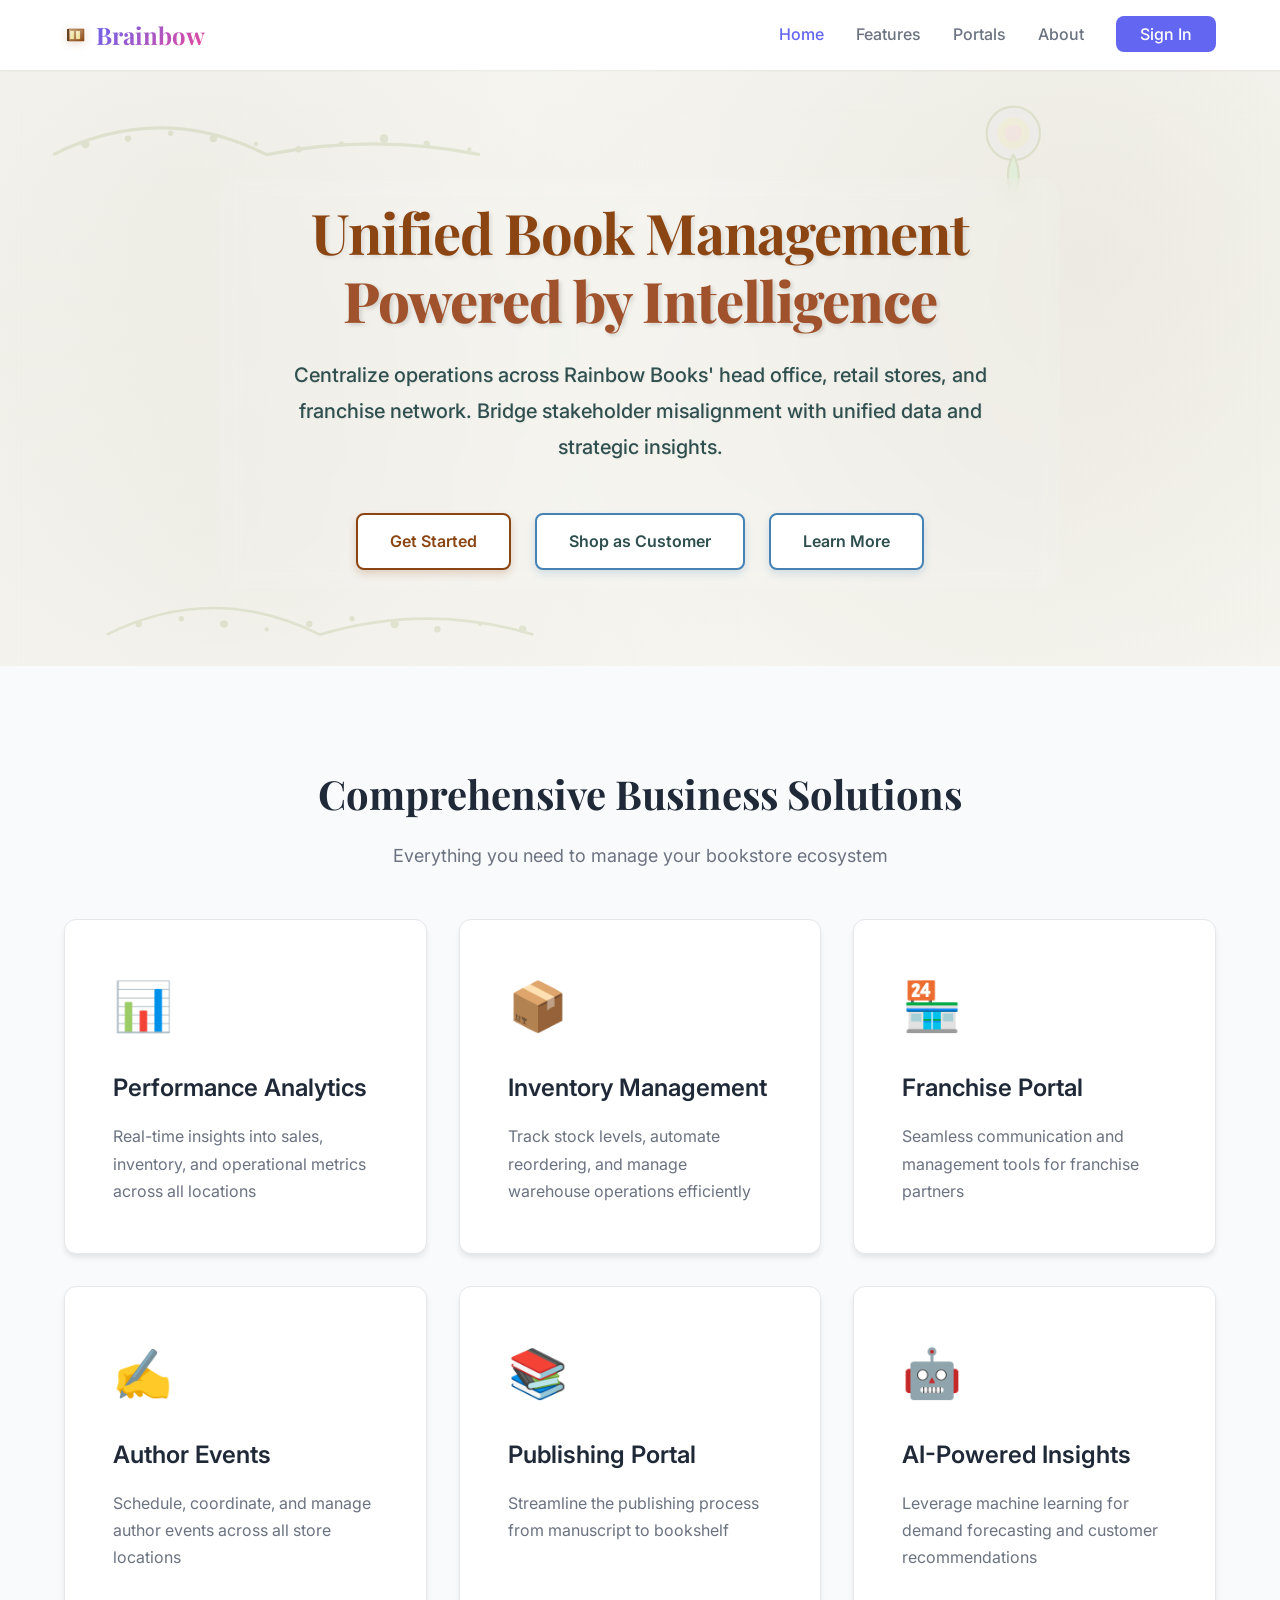
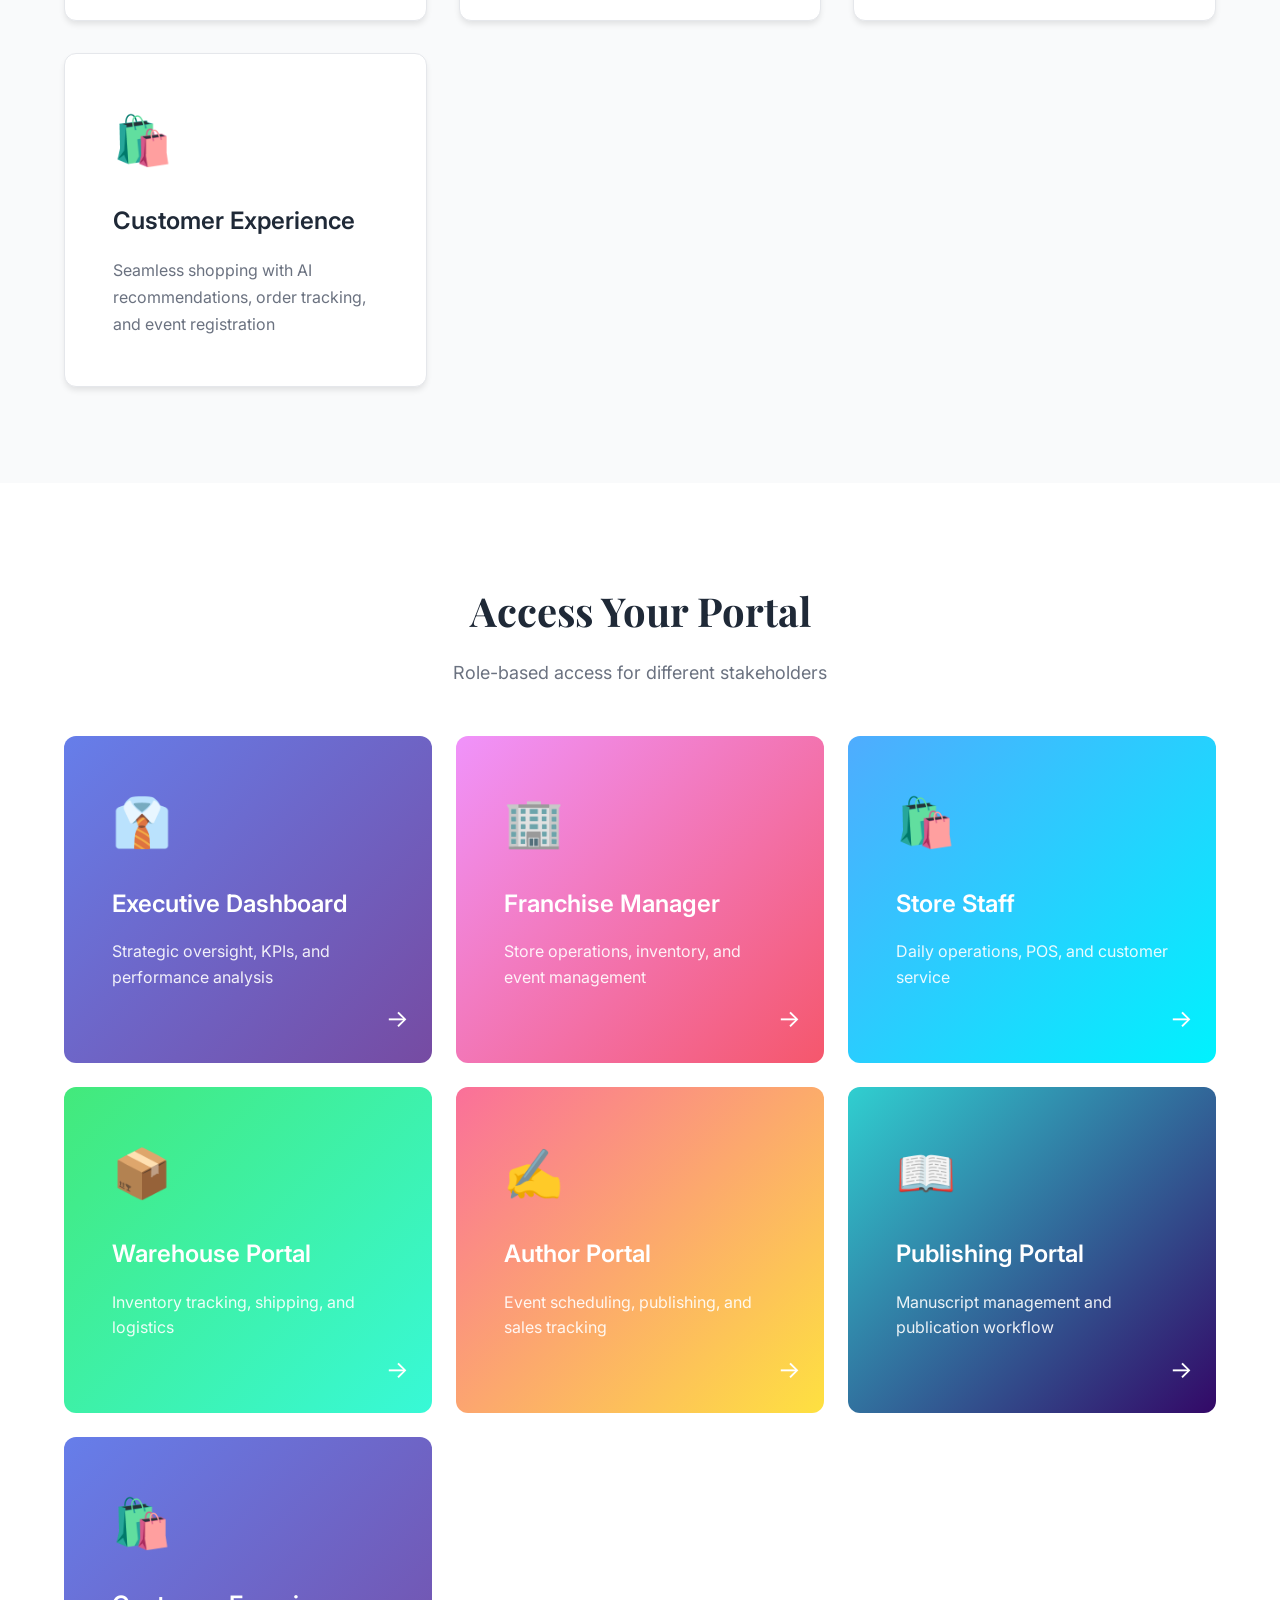
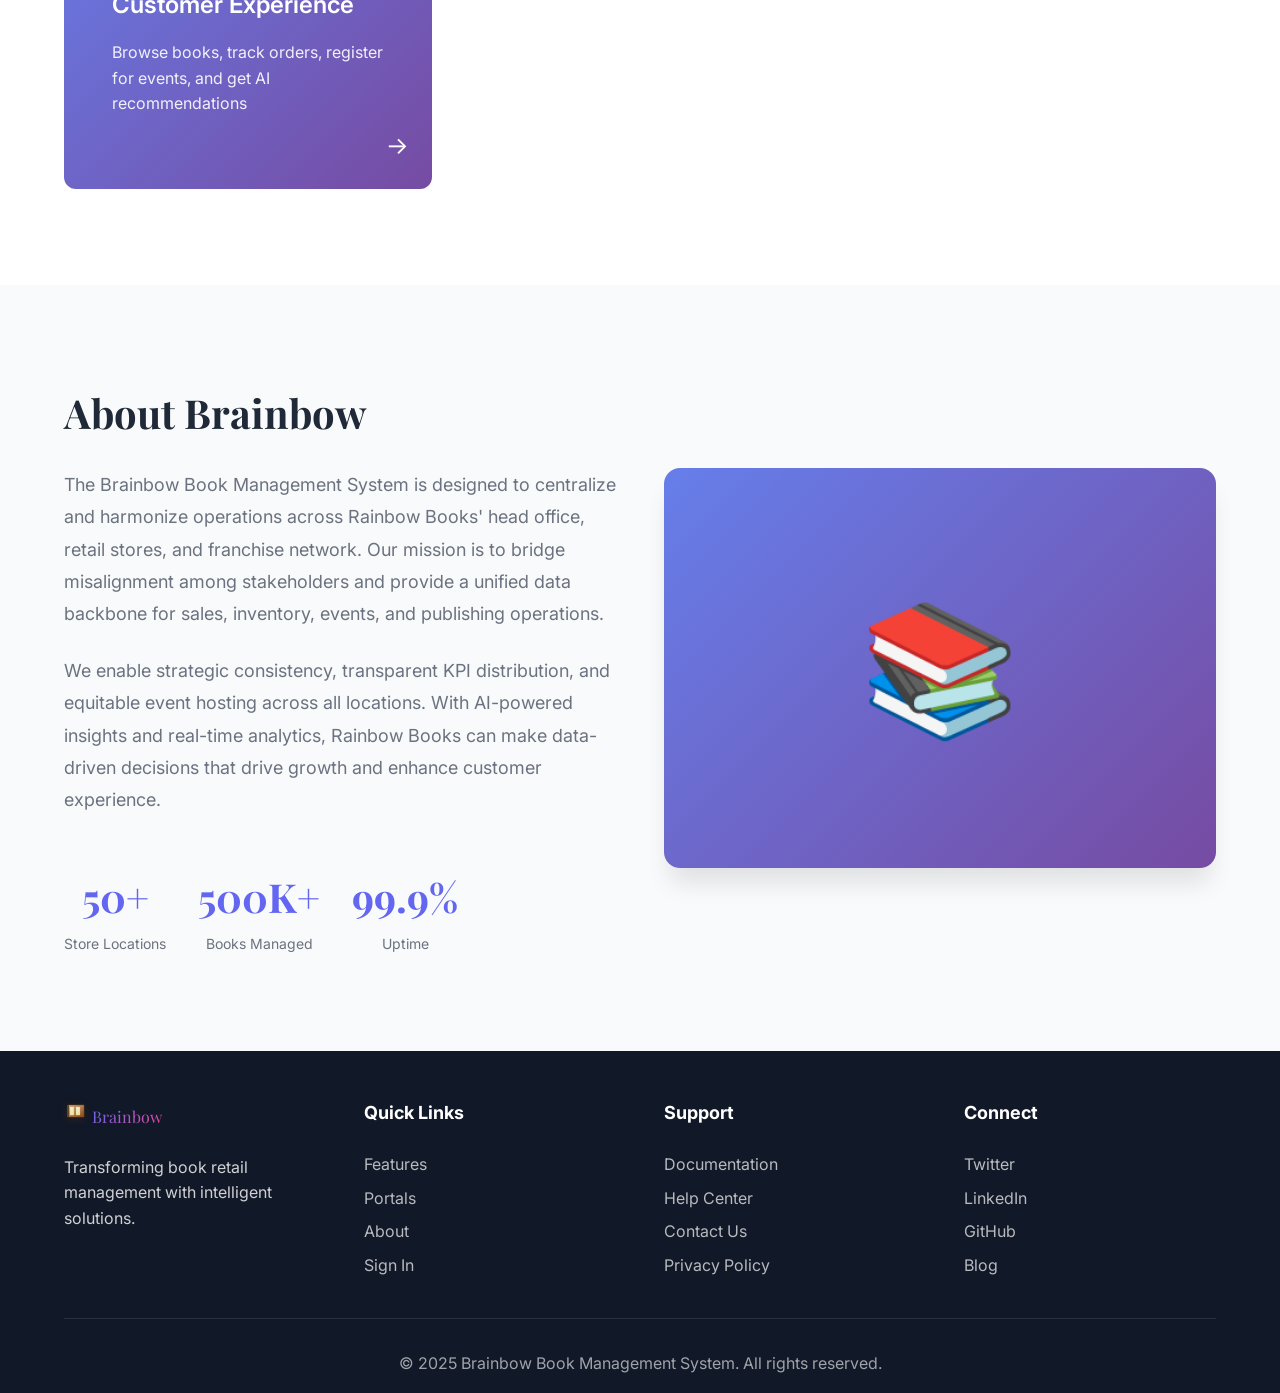
<file: index.html>
<!DOCTYPE html>
<html lang="en">
<head>
    <meta charset="UTF-8">
    <meta name="viewport" content="width=device-width, initial-scale=1.0">
    <title>Brainbow Book Management System</title>
    <link rel="stylesheet" href="styles.css">
    <link rel="preconnect" href="https://fonts.googleapis.com">
    <link rel="preconnect" href="https://fonts.gstatic.com" crossorigin>
    <link href="https://fonts.googleapis.com/css2?family=Inter:wght@300;400;500;600;700&family=Playfair+Display:wght@600;700&display=swap" rel="stylesheet">
</head>
<body>
    <!-- Navigation -->
    <nav class="navbar">
        <div class="container">
            <div class="nav-brand">
                <div class="logo">
                    <svg class="book-icon" viewBox="0 0 24 24" width="24" height="24">
                        <defs>
                            <linearGradient id="bookGradient" x1="0%" y1="0%" x2="100%" y2="100%">
                                <stop offset="0%" style="stop-color:#D2B48C;stop-opacity:1" />
                                <stop offset="100%" style="stop-color:#8B4513;stop-opacity:1" />
                            </linearGradient>
                            <linearGradient id="pageGradient" x1="0%" y1="0%" x2="100%" y2="100%">
                                <stop offset="0%" style="stop-color:#F5F5DC;stop-opacity:1" />
                                <stop offset="100%" style="stop-color:#F0E68C;stop-opacity:1" />
                            </linearGradient>
                        </defs>
                        <!-- Book cover -->
                        <path d="M4 6 L20 6 L20 18 L4 18 Z" fill="url(#bookGradient)" stroke="#8B4513" stroke-width="0.5"/>
                        <!-- Book spine -->
                        <path d="M4 6 L4 18" stroke="#654321" stroke-width="2"/>
                        <!-- Left page -->
                        <path d="M6 8 L10 8 L10 16 L6 16 Z" fill="url(#pageGradient)" stroke="#D2B48C" stroke-width="0.3"/>
                        <!-- Right page -->
                        <path d="M12 8 L16 8 L16 16 L12 16 Z" fill="url(#pageGradient)" stroke="#D2B48C" stroke-width="0.3"/>
                        <!-- Page lines -->
                        <line x1="6" y1="10" x2="10" y2="10" stroke="#D2B48C" stroke-width="0.2" opacity="0.6"/>
                        <line x1="6" y1="12" x2="10" y2="12" stroke="#D2B48C" stroke-width="0.2" opacity="0.6"/>
                        <line x1="6" y1="14" x2="10" y2="14" stroke="#D2B48C" stroke-width="0.2" opacity="0.6"/>
                        <line x1="12" y1="10" x2="16" y2="10" stroke="#D2B48C" stroke-width="0.2" opacity="0.6"/>
                        <line x1="12" y1="12" x2="16" y2="12" stroke="#D2B48C" stroke-width="0.2" opacity="0.6"/>
                        <line x1="12" y1="14" x2="16" y2="14" stroke="#D2B48C" stroke-width="0.2" opacity="0.6"/>
                    </svg>
                    <span class="brand-text">Brainbow</span>
                </div>
            </div>
            <ul class="nav-menu">
                <li><a href="index.html" class="active">Home</a></li>
                <li><a href="#features">Features</a></li>
                <li><a href="#portals">Portals</a></li>
                <li><a href="#about">About</a></li>
                <li><a href="login.html" class="btn-login">Sign In</a></li>
            </ul>
            <div class="hamburger">
                <span></span>
                <span></span>
                <span></span>
            </div>
        </div>
    </nav>

    <!-- Hero Section -->
    <section class="hero">
        <div class="hero-background"></div>
        <div class="container">
            <div class="hero-content">
                <h1 class="hero-title">
                    Unified Book Management <br>
                    <span class="gradient-text">Powered by Intelligence</span>
                </h1>
                <p class="hero-subtitle">
                    Centralize operations across Rainbow Books' head office, retail stores, and franchise network. 
                    Bridge stakeholder misalignment with unified data and strategic insights.
                </p>
                <div class="hero-buttons">
                    <a href="login.html" class="btn btn-primary">Get Started</a>
                    <a href="customer-portal.html" class="btn btn-secondary">Shop as Customer</a>
                    <a href="#features" class="btn btn-secondary">Learn More</a>
                </div>
            </div>
        </div>
    </section>

    <!-- Features Section -->
    <section id="features" class="features">
        <div class="container">
            <div class="section-header">
                <h2>Comprehensive Business Solutions</h2>
                <p>Everything you need to manage your bookstore ecosystem</p>
            </div>
            <div class="features-grid">
                <div class="feature-card">
                    <div class="feature-icon">📊</div>
                    <h3>Performance Analytics</h3>
                    <p>Real-time insights into sales, inventory, and operational metrics across all locations</p>
                </div>
                <div class="feature-card">
                    <div class="feature-icon">📦</div>
                    <h3>Inventory Management</h3>
                    <p>Track stock levels, automate reordering, and manage warehouse operations efficiently</p>
                </div>
                <div class="feature-card">
                    <div class="feature-icon">🏪</div>
                    <h3>Franchise Portal</h3>
                    <p>Seamless communication and management tools for franchise partners</p>
                </div>
                <div class="feature-card">
                    <div class="feature-icon">✍️</div>
                    <h3>Author Events</h3>
                    <p>Schedule, coordinate, and manage author events across all store locations</p>
                </div>
                <div class="feature-card">
                    <div class="feature-icon">📚</div>
                    <h3>Publishing Portal</h3>
                    <p>Streamline the publishing process from manuscript to bookshelf</p>
                </div>
                <div class="feature-card">
                    <div class="feature-icon">🤖</div>
                    <h3>AI-Powered Insights</h3>
                    <p>Leverage machine learning for demand forecasting and customer recommendations</p>
                </div>
                <div class="feature-card">
                    <div class="feature-icon">🛍️</div>
                    <h3>Customer Experience</h3>
                    <p>Seamless shopping with AI recommendations, order tracking, and event registration</p>
                </div>
            </div>
        </div>
    </section>

    <!-- Portals Section -->
    <section id="portals" class="portals">
        <div class="container">
            <div class="section-header">
                <h2>Access Your Portal</h2>
                <p>Role-based access for different stakeholders</p>
            </div>
            <div class="portals-grid">
                <a href="executive-dashboard.html" class="portal-card">
                    <div class="portal-icon">👔</div>
                    <h3>Executive Dashboard</h3>
                    <p>Strategic oversight, KPIs, and performance analysis</p>
                    <span class="portal-arrow">→</span>
                </a>
                <a href="franchise-portal.html" class="portal-card">
                    <div class="portal-icon">🏢</div>
                    <h3>Franchise Manager</h3>
                    <p>Store operations, inventory, and event management</p>
                    <span class="portal-arrow">→</span>
                </a>
                <a href="store-portal.html" class="portal-card">
                    <div class="portal-icon">🛍️</div>
                    <h3>Store Staff</h3>
                    <p>Daily operations, POS, and customer service</p>
                    <span class="portal-arrow">→</span>
                </a>
                <a href="warehouse-portal.html" class="portal-card">
                    <div class="portal-icon">📦</div>
                    <h3>Warehouse Portal</h3>
                    <p>Inventory tracking, shipping, and logistics</p>
                    <span class="portal-arrow">→</span>
                </a>
                <a href="author-portal.html" class="portal-card">
                    <div class="portal-icon">✍️</div>
                    <h3>Author Portal</h3>
                    <p>Event scheduling, publishing, and sales tracking</p>
                    <span class="portal-arrow">→</span>
                </a>
                <a href="publishing-portal.html" class="portal-card">
                    <div class="portal-icon">📖</div>
                    <h3>Publishing Portal</h3>
                    <p>Manuscript management and publication workflow</p>
                    <span class="portal-arrow">→</span>
                </a>
                <a href="customer-portal.html" class="portal-card">
                    <div class="portal-icon">🛍️</div>
                    <h3>Customer Experience</h3>
                    <p>Browse books, track orders, register for events, and get AI recommendations</p>
                    <span class="portal-arrow">→</span>
                </a>
            </div>
        </div>
    </section>

    <!-- About Section -->
    <section id="about" class="about">
        <div class="container">
            <div class="about-content">
                <div class="about-text">
                    <h2>About Brainbow</h2>
                    <p>
                        The Brainbow Book Management System is designed to centralize and harmonize operations 
                        across Rainbow Books' head office, retail stores, and franchise network. Our mission is 
                        to bridge misalignment among stakeholders and provide a unified data backbone for sales, 
                        inventory, events, and publishing operations.
                    </p>
                    <p>
                        We enable strategic consistency, transparent KPI distribution, and equitable event hosting 
                        across all locations. With AI-powered insights and real-time analytics, Rainbow Books can 
                        make data-driven decisions that drive growth and enhance customer experience.
                    </p>
                    <div class="stats">
                        <div class="stat">
                            <div class="stat-number">50+</div>
                            <div class="stat-label">Store Locations</div>
                        </div>
                        <div class="stat">
                            <div class="stat-number">500K+</div>
                            <div class="stat-label">Books Managed</div>
                        </div>
                        <div class="stat">
                            <div class="stat-number">99.9%</div>
                            <div class="stat-label">Uptime</div>
                        </div>
                    </div>
                </div>
                <div class="about-image">
                    <div class="image-placeholder">
                        <span class="large-icon">📚</span>
                    </div>
                </div>
            </div>
        </div>
    </section>

    <!-- Footer -->
    <footer class="footer">
        <div class="container">
            <div class="footer-content">
                <div class="footer-section">
                    <div class="logo">
                        <svg class="book-icon" viewBox="0 0 24 24" width="24" height="24">
                            <defs>
                                <linearGradient id="bookGradient" x1="0%" y1="0%" x2="100%" y2="100%">
                                    <stop offset="0%" style="stop-color:#D2B48C;stop-opacity:1" />
                                    <stop offset="100%" style="stop-color:#8B4513;stop-opacity:1" />
                                </linearGradient>
                                <linearGradient id="pageGradient" x1="0%" y1="0%" x2="100%" y2="100%">
                                    <stop offset="0%" style="stop-color:#F5F5DC;stop-opacity:1" />
                                    <stop offset="100%" style="stop-color:#F0E68C;stop-opacity:1" />
                                </linearGradient>
                            </defs>
                            <!-- Book cover -->
                            <path d="M4 6 L20 6 L20 18 L4 18 Z" fill="url(#bookGradient)" stroke="#8B4513" stroke-width="0.5"/>
                            <!-- Book spine -->
                            <path d="M4 6 L4 18" stroke="#654321" stroke-width="2"/>
                            <!-- Left page -->
                            <path d="M6 8 L10 8 L10 16 L6 16 Z" fill="url(#pageGradient)" stroke="#D2B48C" stroke-width="0.3"/>
                            <!-- Right page -->
                            <path d="M12 8 L16 8 L16 16 L12 16 Z" fill="url(#pageGradient)" stroke="#D2B48C" stroke-width="0.3"/>
                            <!-- Page lines -->
                            <line x1="6" y1="10" x2="10" y2="10" stroke="#D2B48C" stroke-width="0.2" opacity="0.6"/>
                            <line x1="6" y1="12" x2="10" y2="12" stroke="#D2B48C" stroke-width="0.2" opacity="0.6"/>
                            <line x1="6" y1="14" x2="10" y2="14" stroke="#D2B48C" stroke-width="0.2" opacity="0.6"/>
                            <line x1="12" y1="10" x2="16" y2="10" stroke="#D2B48C" stroke-width="0.2" opacity="0.6"/>
                            <line x1="12" y1="12" x2="16" y2="12" stroke="#D2B48C" stroke-width="0.2" opacity="0.6"/>
                            <line x1="12" y1="14" x2="16" y2="14" stroke="#D2B48C" stroke-width="0.2" opacity="0.6"/>
                        </svg>
                        <span class="brand-text">Brainbow</span>
                    </div>
                    <p>Transforming book retail management with intelligent solutions.</p>
                </div>
                <div class="footer-section">
                    <h4>Quick Links</h4>
                    <ul>
                        <li><a href="#features">Features</a></li>
                        <li><a href="#portals">Portals</a></li>
                        <li><a href="#about">About</a></li>
                        <li><a href="login.html">Sign In</a></li>
                    </ul>
                </div>
                <div class="footer-section">
                    <h4>Support</h4>
                    <ul>
                        <li><a href="#">Documentation</a></li>
                        <li><a href="#">Help Center</a></li>
                        <li><a href="#">Contact Us</a></li>
                        <li><a href="#">Privacy Policy</a></li>
                    </ul>
                </div>
                <div class="footer-section">
                    <h4>Connect</h4>
                    <ul>
                        <li><a href="#">Twitter</a></li>
                        <li><a href="#">LinkedIn</a></li>
                        <li><a href="#">GitHub</a></li>
                        <li><a href="#">Blog</a></li>
                    </ul>
                </div>
            </div>
            <div class="footer-bottom">
                <p>&copy; 2025 Brainbow Book Management System. All rights reserved.</p>
            </div>
        </div>
    </footer>

    <script src="script.js"></script>
</body>
</html>
</file>
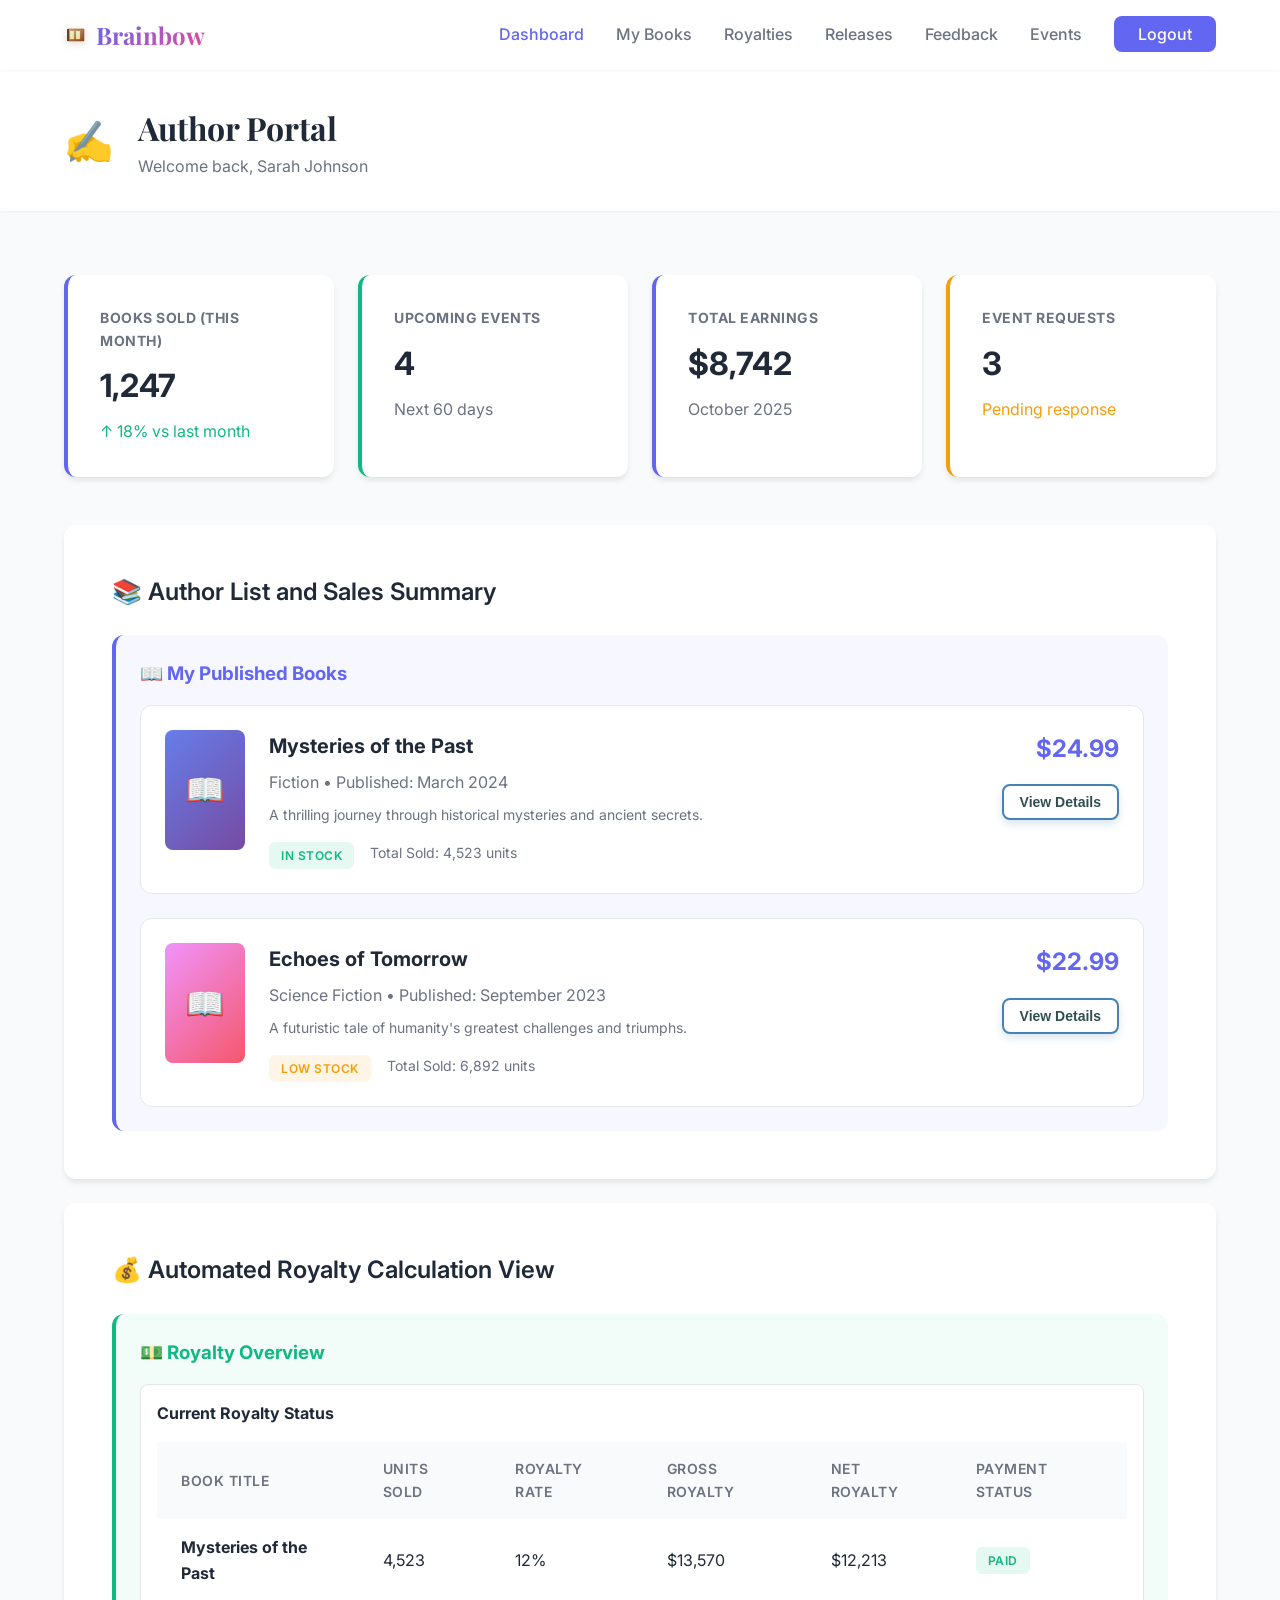
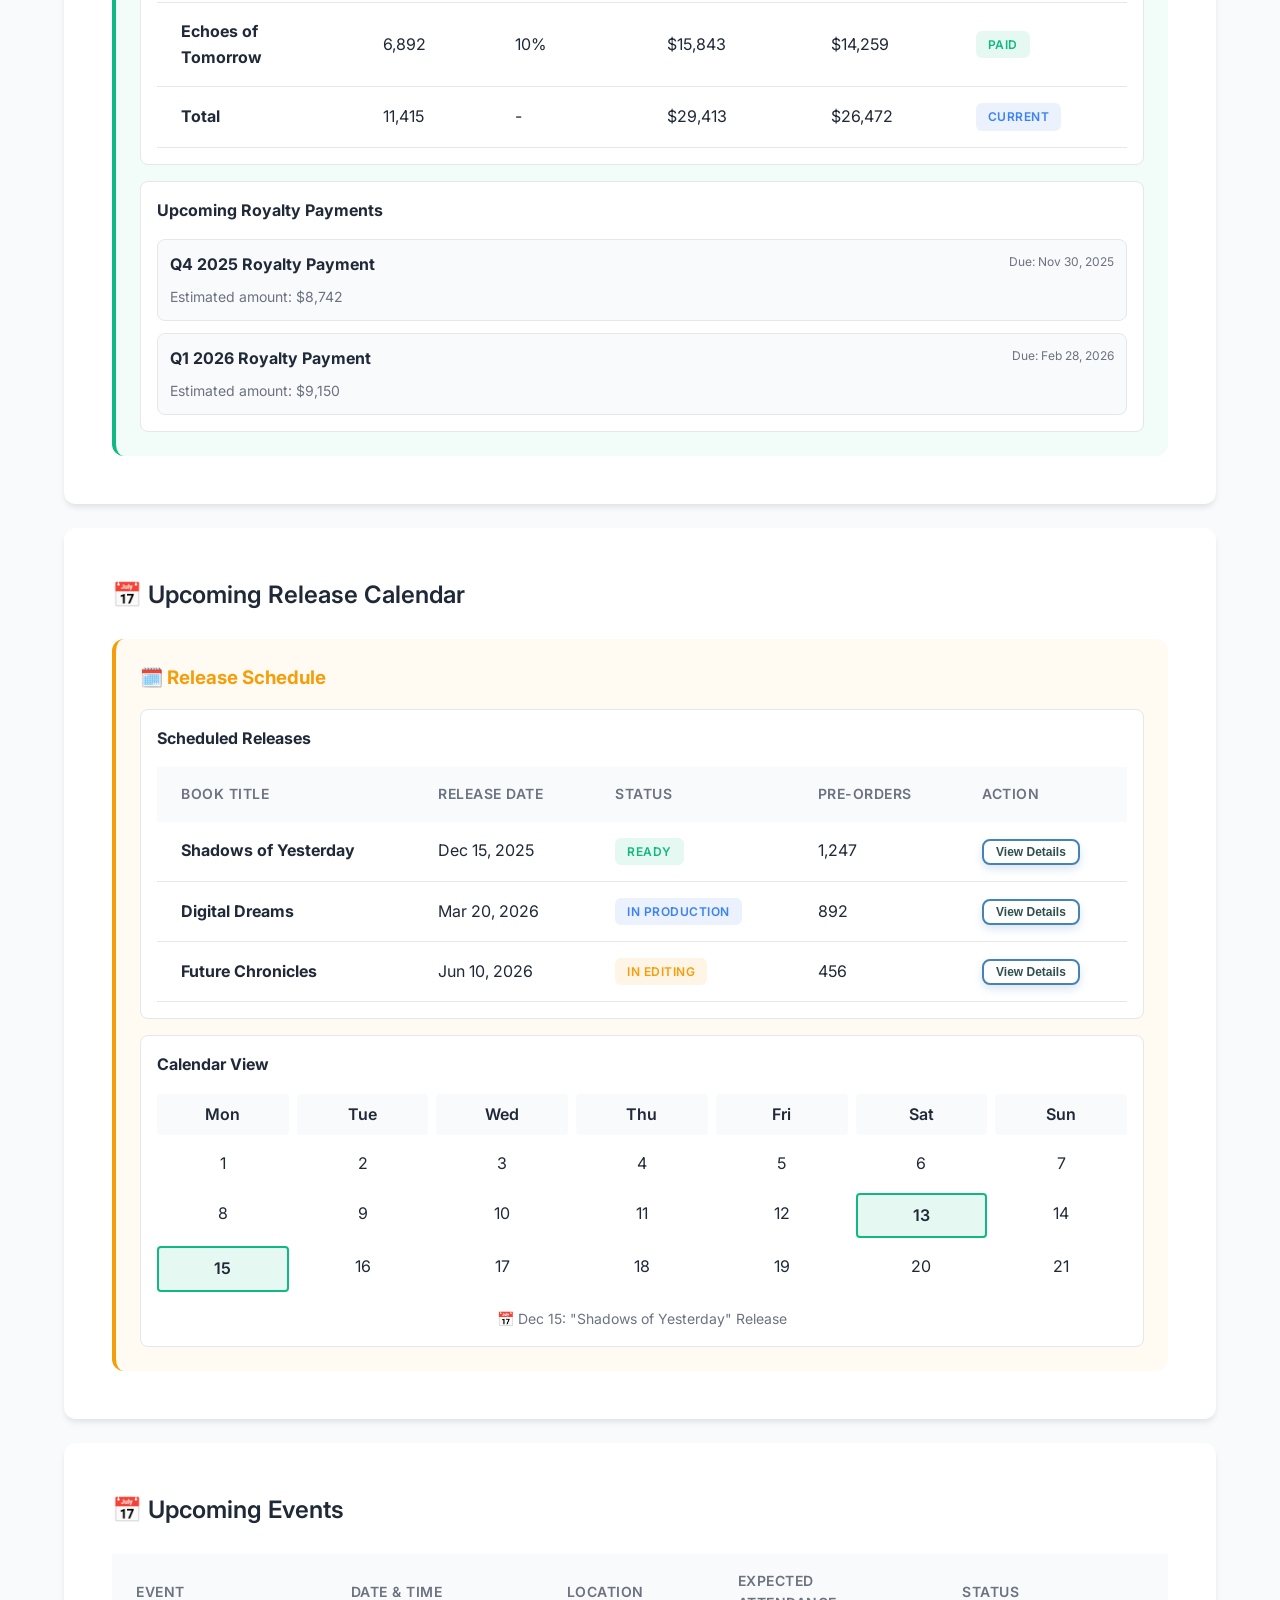
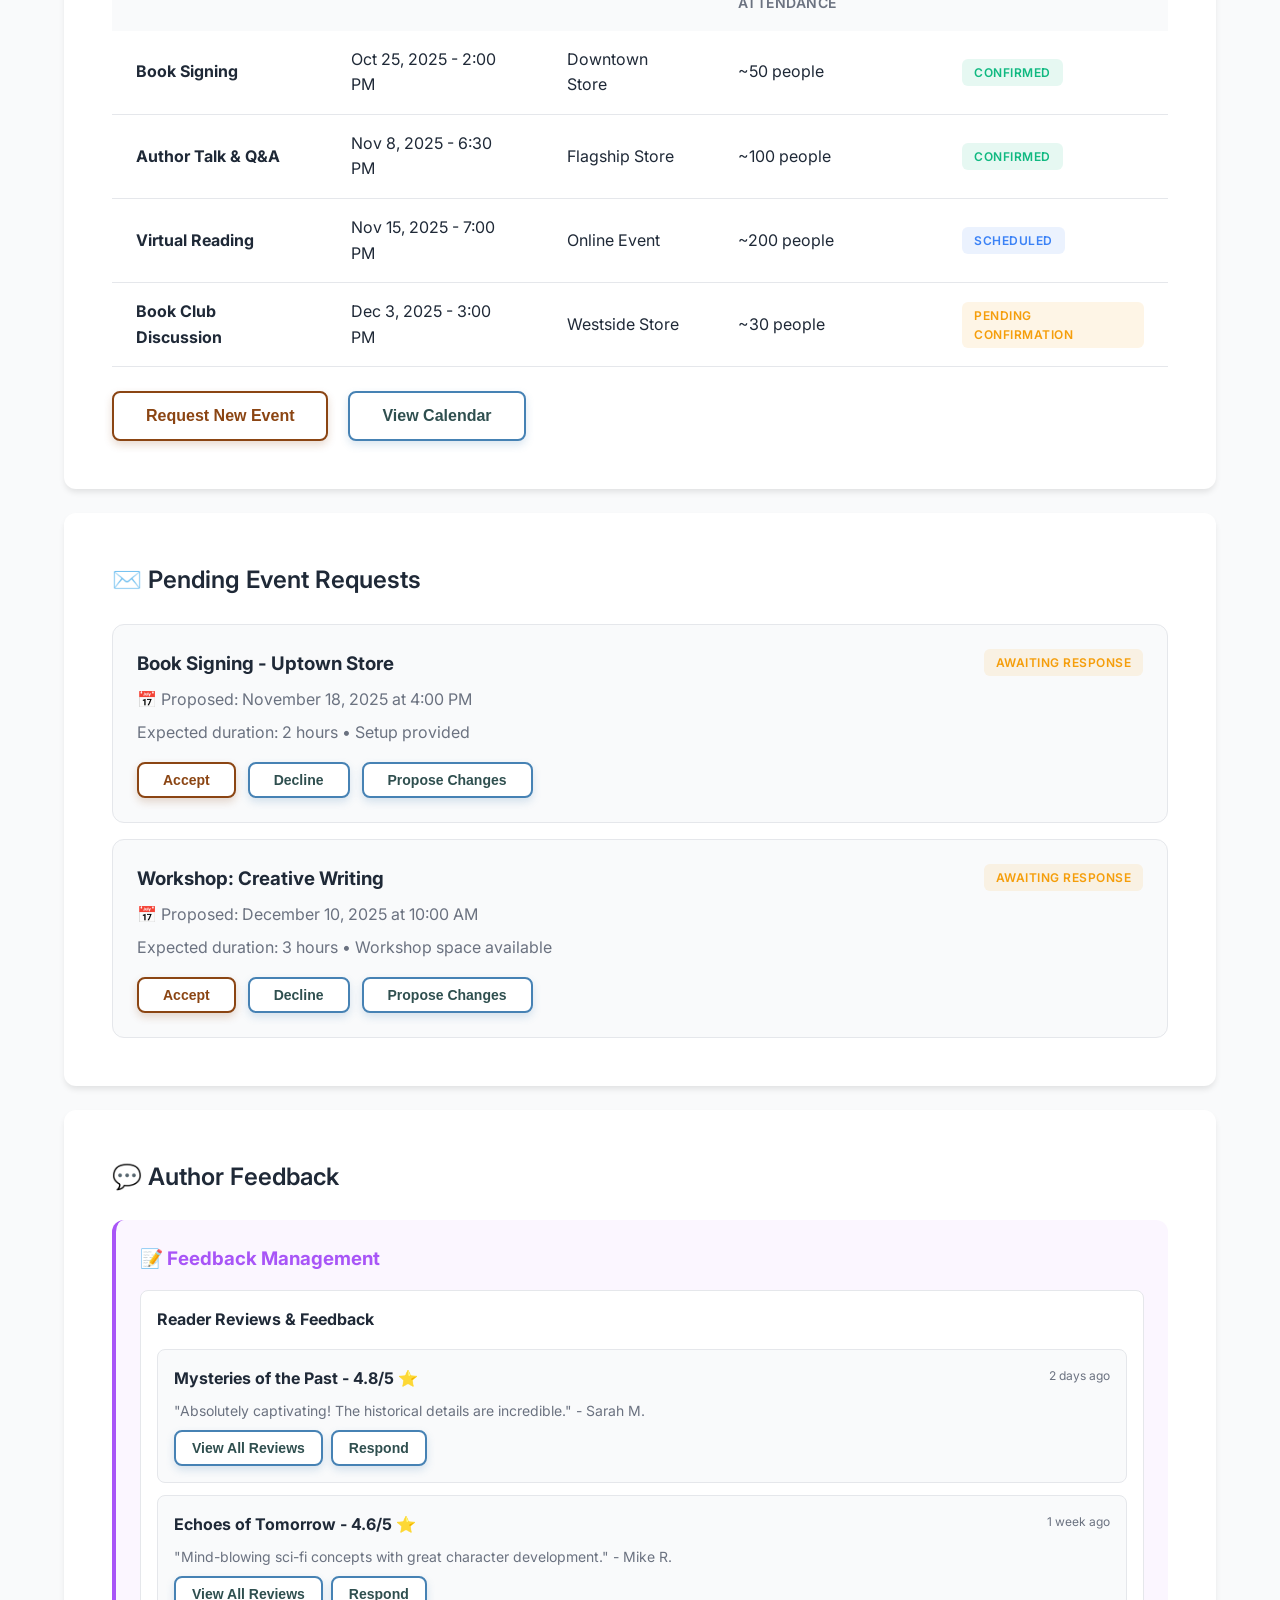
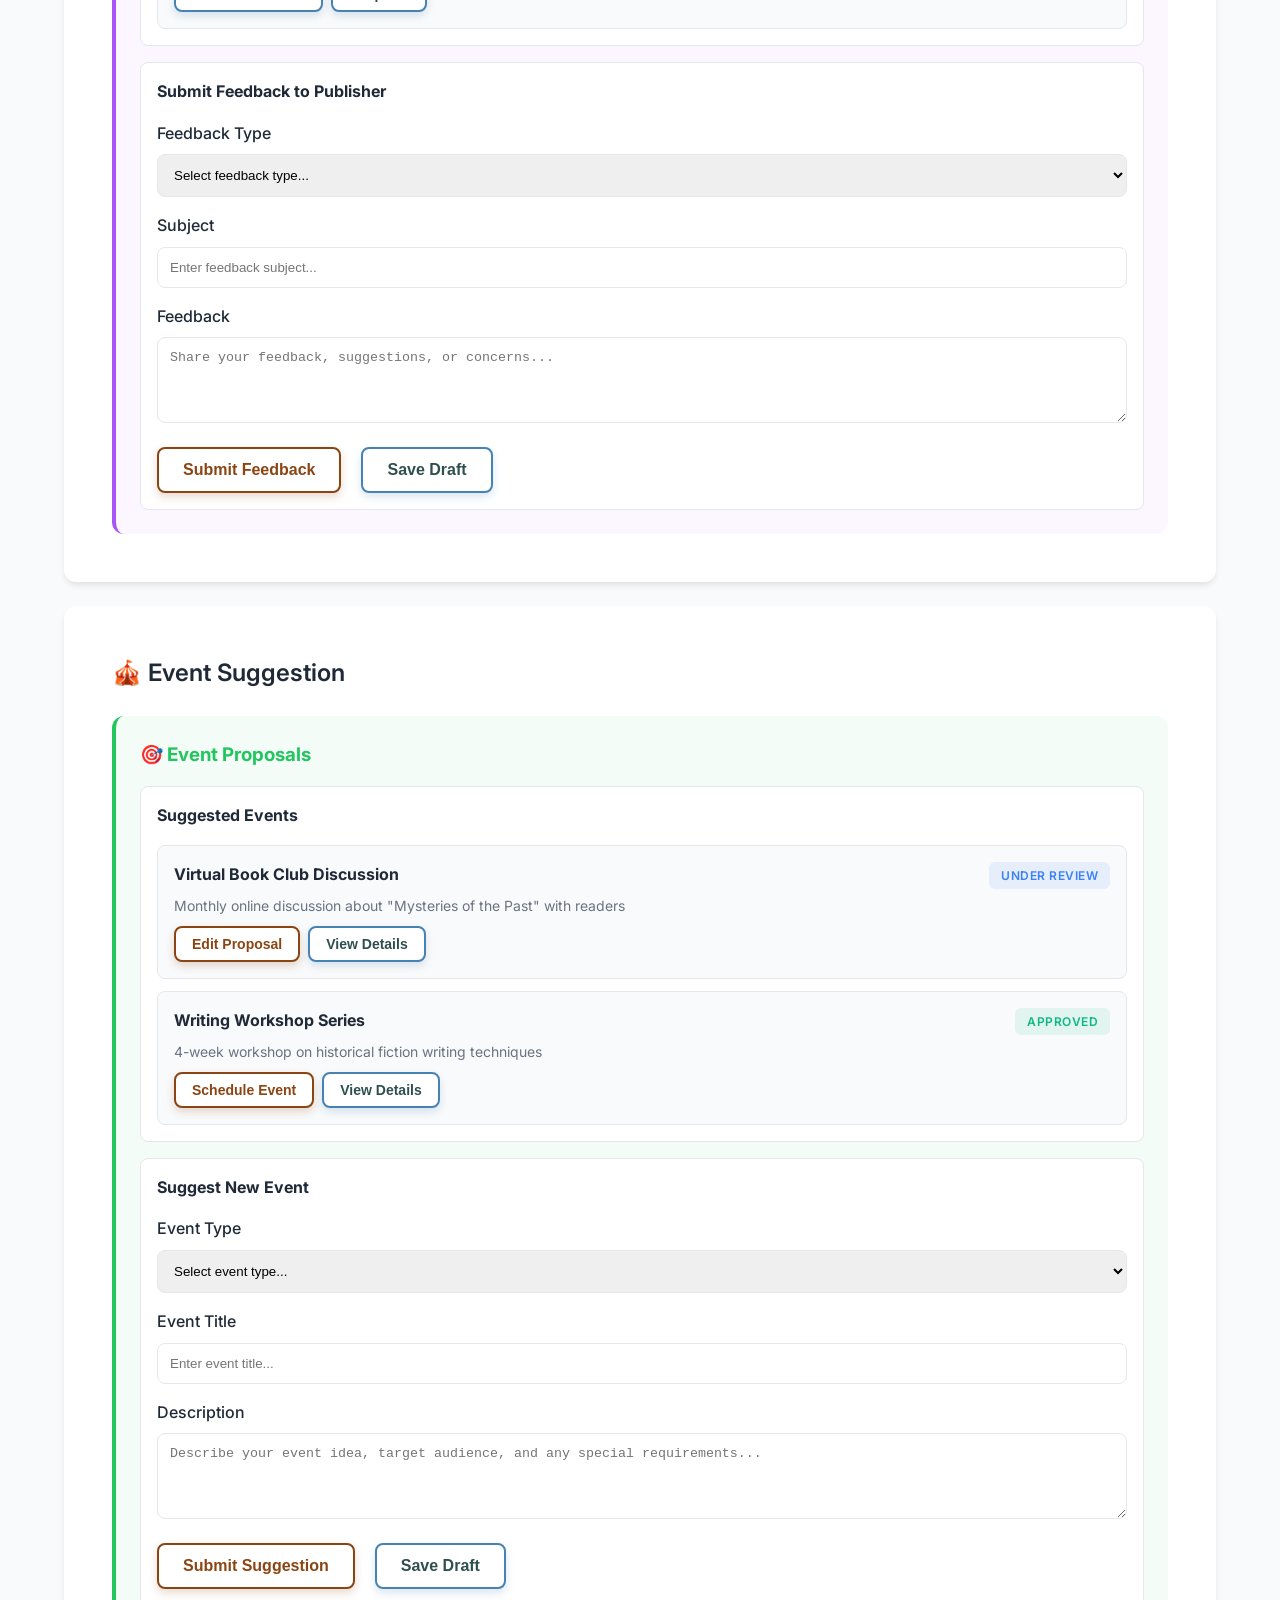
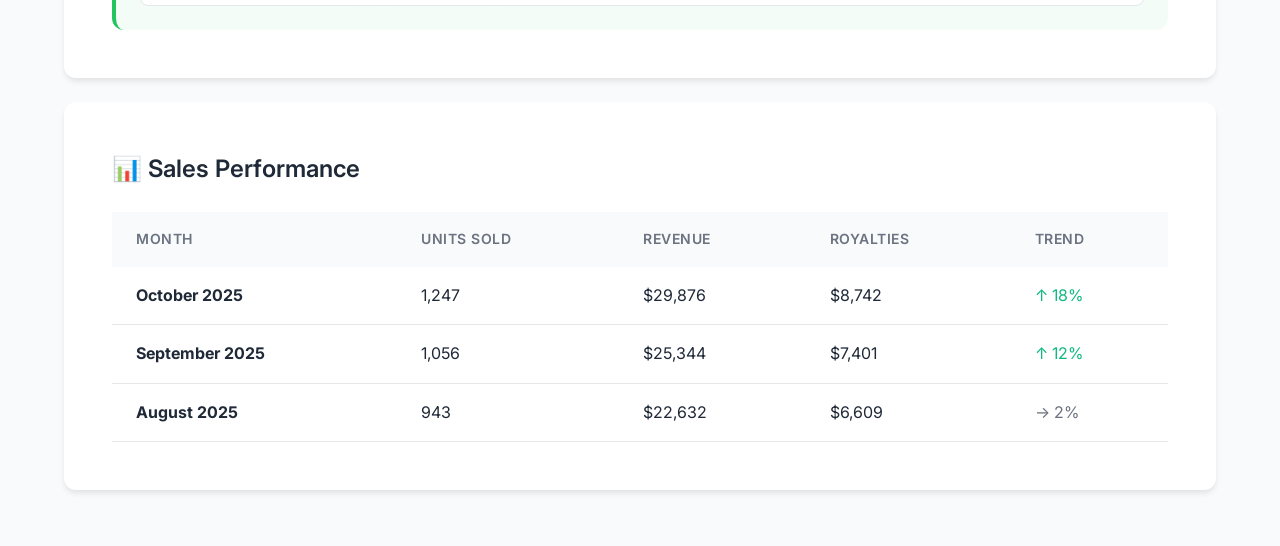
<file: author-portal.html>
<!DOCTYPE html>
<html lang="en">
<head>
    <meta charset="UTF-8">
    <meta name="viewport" content="width=device-width, initial-scale=1.0">
    <title>Author Portal - Brainbow</title>
    <link rel="stylesheet" href="styles.css">
    <link rel="preconnect" href="https://fonts.googleapis.com">
    <link rel="preconnect" href="https://fonts.gstatic.com" crossorigin>
    <link href="https://fonts.googleapis.com/css2?family=Inter:wght@300;400;500;600;700&family=Playfair+Display:wght@600;700&display=swap" rel="stylesheet">
</head>
<body>
    <!-- Navigation -->
    <nav class="navbar">
        <div class="container">
            <div class="nav-brand">
                <div class="logo">
                    <svg class="book-icon" viewBox="0 0 24 24" width="24" height="24">
                        <defs>
                            <linearGradient id="bookGradient" x1="0%" y1="0%" x2="100%" y2="100%">
                                <stop offset="0%" style="stop-color:#D2B48C;stop-opacity:1" />
                                <stop offset="100%" style="stop-color:#8B4513;stop-opacity:1" />
                            </linearGradient>
                            <linearGradient id="pageGradient" x1="0%" y1="0%" x2="100%" y2="100%">
                                <stop offset="0%" style="stop-color:#F5F5DC;stop-opacity:1" />
                                <stop offset="100%" style="stop-color:#F0E68C;stop-opacity:1" />
                            </linearGradient>
                        </defs>
                        <!-- Book cover -->
                        <path d="M4 6 L20 6 L20 18 L4 18 Z" fill="url(#bookGradient)" stroke="#8B4513" stroke-width="0.5"/>
                        <!-- Book spine -->
                        <path d="M4 6 L4 18" stroke="#654321" stroke-width="2"/>
                        <!-- Left page -->
                        <path d="M6 8 L10 8 L10 16 L6 16 Z" fill="url(#pageGradient)" stroke="#D2B48C" stroke-width="0.3"/>
                        <!-- Right page -->
                        <path d="M12 8 L16 8 L16 16 L12 16 Z" fill="url(#pageGradient)" stroke="#D2B48C" stroke-width="0.3"/>
                        <!-- Page lines -->
                        <line x1="6" y1="10" x2="10" y2="10" stroke="#D2B48C" stroke-width="0.2" opacity="0.6"/>
                        <line x1="6" y1="12" x2="10" y2="12" stroke="#D2B48C" stroke-width="0.2" opacity="0.6"/>
                        <line x1="6" y1="14" x2="10" y2="14" stroke="#D2B48C" stroke-width="0.2" opacity="0.6"/>
                        <line x1="12" y1="10" x2="16" y2="10" stroke="#D2B48C" stroke-width="0.2" opacity="0.6"/>
                        <line x1="12" y1="12" x2="16" y2="12" stroke="#D2B48C" stroke-width="0.2" opacity="0.6"/>
                        <line x1="12" y1="14" x2="16" y2="14" stroke="#D2B48C" stroke-width="0.2" opacity="0.6"/>
                    </svg>
                    <span class="brand-text">Brainbow</span>
                </div>
            </div>
            <ul class="nav-menu">
                <li><a href="author-portal.html" class="active">Dashboard</a></li>
                <li><a href="#books">My Books</a></li>
                <li><a href="#royalties">Royalties</a></li>
                <li><a href="#releases">Releases</a></li>
                <li><a href="#feedback">Feedback</a></li>
                <li><a href="#events">Events</a></li>
                <li><a href="index.html" class="btn-login">Logout</a></li>
            </ul>
            <div class="hamburger">
                <span></span>
                <span></span>
                <span></span>
            </div>
        </div>
    </nav>

    <div class="dashboard">
        <div class="dashboard-header">
            <div class="container">
                <div class="dashboard-title">
                    <span class="dashboard-icon">✍️</span>
                    <div>
                        <h1>Author Portal</h1>
                        <p style="color: #6b7280; margin: 0;">Welcome back, Sarah Johnson</p>
                    </div>
                </div>
            </div>
        </div>

        <div class="dashboard-content">
            <div class="container">
                <!-- Author Metrics -->
                <div class="dashboard-grid">
                    <div class="stat-card">
                        <h3>Books Sold (This Month)</h3>
                        <div class="stat-value">1,247</div>
                        <p style="color: #10b981; margin-top: 0.5rem;">↑ 18% vs last month</p>
                    </div>
                    <div class="stat-card success">
                        <h3>Upcoming Events</h3>
                        <div class="stat-value">4</div>
                        <p style="color: #6b7280; margin-top: 0.5rem;">Next 60 days</p>
                    </div>
                    <div class="stat-card">
                        <h3>Total Earnings</h3>
                        <div class="stat-value">$8,742</div>
                        <p style="color: #6b7280; margin-top: 0.5rem;">October 2025</p>
                    </div>
                    <div class="stat-card warning">
                        <h3>Event Requests</h3>
                        <div class="stat-value">3</div>
                        <p style="color: #f59e0b; margin-top: 0.5rem;">Pending response</p>
                    </div>
                </div>

                <!-- Author List and Sales Summary -->
                <div class="content-card">
                    <h2>📚 Author List and Sales Summary</h2>
                    <div style="display: grid; gap: 1rem;">
                        <div style="padding: 1.5rem; background: rgba(99, 102, 241, 0.05); border-left: 4px solid #6366f1; border-radius: 0.75rem;">
                            <h3 style="margin: 0 0 1rem 0; color: #6366f1;">📖 My Published Books</h3>
                            <div style="display: grid; gap: 1.5rem;">
                                <div style="display: grid; grid-template-columns: auto 1fr auto; gap: 1.5rem; padding: 1.5rem; background: white; border-radius: 0.75rem; border: 1px solid #e5e7eb;">
                                    <div style="width: 80px; height: 120px; background: linear-gradient(135deg, #667eea 0%, #764ba2 100%); border-radius: 0.5rem; display: flex; align-items: center; justify-content: center; font-size: 2rem;">
                                        📖
                                    </div>
                                    <div>
                                        <h4 style="margin: 0 0 0.5rem 0; font-size: 1.25rem;">Mysteries of the Past</h4>
                                        <p style="margin: 0 0 0.5rem 0; color: #6b7280;">Fiction • Published: March 2024</p>
                                        <p style="margin: 0; color: #6b7280; font-size: 0.875rem;">A thrilling journey through historical mysteries and ancient secrets.</p>
                                        <div style="margin-top: 1rem; display: flex; gap: 1rem;">
                                            <span class="badge badge-success">In Stock</span>
                                            <span style="color: #6b7280; font-size: 0.875rem;">Total Sold: 4,523 units</span>
                                        </div>
                                    </div>
                                    <div style="text-align: right;">
                                        <div style="font-size: 1.5rem; font-weight: 700; color: #6366f1;">$24.99</div>
                                        <button class="btn btn-secondary" style="margin-top: 1rem; padding: 0.5rem 1rem; font-size: 0.875rem;">View Details</button>
                                    </div>
                                </div>
                                
                                <div style="display: grid; grid-template-columns: auto 1fr auto; gap: 1.5rem; padding: 1.5rem; background: white; border-radius: 0.75rem; border: 1px solid #e5e7eb;">
                                    <div style="width: 80px; height: 120px; background: linear-gradient(135deg, #f093fb 0%, #f5576c 100%); border-radius: 0.5rem; display: flex; align-items: center; justify-content: center; font-size: 2rem;">
                                        📖
                                    </div>
                                    <div>
                                        <h4 style="margin: 0 0 0.5rem 0; font-size: 1.25rem;">Echoes of Tomorrow</h4>
                                        <p style="margin: 0 0 0.5rem 0; color: #6b7280;">Science Fiction • Published: September 2023</p>
                                        <p style="margin: 0; color: #6b7280; font-size: 0.875rem;">A futuristic tale of humanity's greatest challenges and triumphs.</p>
                                        <div style="margin-top: 1rem; display: flex; gap: 1rem;">
                                            <span class="badge badge-warning">Low Stock</span>
                                            <span style="color: #6b7280; font-size: 0.875rem;">Total Sold: 6,892 units</span>
                                        </div>
                                    </div>
                                    <div style="text-align: right;">
                                        <div style="font-size: 1.5rem; font-weight: 700; color: #6366f1;">$22.99</div>
                                        <button class="btn btn-secondary" style="margin-top: 1rem; padding: 0.5rem 1rem; font-size: 0.875rem;">View Details</button>
                                    </div>
                                </div>
                            </div>
                        </div>
                    </div>
                </div>

                <!-- Automated Royalty Calculation View -->
                <div class="content-card">
                    <h2>💰 Automated Royalty Calculation View</h2>
                    <div style="display: grid; gap: 1rem;">
                        <div style="padding: 1.5rem; background: rgba(16, 185, 129, 0.05); border-left: 4px solid #10b981; border-radius: 0.75rem;">
                            <h3 style="margin: 0 0 1rem 0; color: #10b981;">💵 Royalty Overview</h3>
                            <div style="display: grid; gap: 1rem;">
                                <div style="padding: 1rem; background: white; border-radius: 0.5rem; border: 1px solid #e5e7eb;">
                                    <h4 style="margin: 0 0 1rem 0;">Current Royalty Status</h4>
                                    <div class="table-wrapper">
                                        <table>
                                            <thead>
                                                <tr>
                                                    <th>Book Title</th>
                                                    <th>Units Sold</th>
                                                    <th>Royalty Rate</th>
                                                    <th>Gross Royalty</th>
                                                    <th>Net Royalty</th>
                                                    <th>Payment Status</th>
                                                </tr>
                                            </thead>
                                            <tbody>
                                                <tr>
                                                    <td><strong>Mysteries of the Past</strong></td>
                                                    <td>4,523</td>
                                                    <td>12%</td>
                                                    <td>$13,570</td>
                                                    <td>$12,213</td>
                                                    <td><span class="badge badge-success">Paid</span></td>
                                                </tr>
                                                <tr>
                                                    <td><strong>Echoes of Tomorrow</strong></td>
                                                    <td>6,892</td>
                                                    <td>10%</td>
                                                    <td>$15,843</td>
                                                    <td>$14,259</td>
                                                    <td><span class="badge badge-success">Paid</span></td>
                                                </tr>
                                                <tr>
                                                    <td><strong>Total</strong></td>
                                                    <td>11,415</td>
                                                    <td>-</td>
                                                    <td>$29,413</td>
                                                    <td>$26,472</td>
                                                    <td><span class="badge badge-info">Current</span></td>
                                                </tr>
                                            </tbody>
                                        </table>
                                    </div>
                                </div>
                                
                                <div style="padding: 1rem; background: white; border-radius: 0.5rem; border: 1px solid #e5e7eb;">
                                    <h4 style="margin: 0 0 1rem 0;">Upcoming Royalty Payments</h4>
                                    <div style="display: grid; gap: 0.75rem;">
                                        <div style="padding: 0.75rem; background: #f9fafb; border-radius: 0.5rem; border: 1px solid #e5e7eb;">
                                            <div style="display: flex; justify-content: space-between; align-items: start;">
                                                <div>
                                                    <strong>Q4 2025 Royalty Payment</strong>
                                                    <p style="margin: 0.5rem 0 0 0; color: #6b7280; font-size: 0.875rem;">Estimated amount: $8,742</p>
                                                </div>
                                                <span style="color: #6b7280; font-size: 0.75rem;">Due: Nov 30, 2025</span>
                                            </div>
                                        </div>
                                        
                                        <div style="padding: 0.75rem; background: #f9fafb; border-radius: 0.5rem; border: 1px solid #e5e7eb;">
                                            <div style="display: flex; justify-content: space-between; align-items: start;">
                                                <div>
                                                    <strong>Q1 2026 Royalty Payment</strong>
                                                    <p style="margin: 0.5rem 0 0 0; color: #6b7280; font-size: 0.875rem;">Estimated amount: $9,150</p>
                                                </div>
                                                <span style="color: #6b7280; font-size: 0.75rem;">Due: Feb 28, 2026</span>
                                            </div>
                                        </div>
                                    </div>
                                </div>
                            </div>
                        </div>
                    </div>
                </div>

                <!-- Upcoming Release Calendar -->
                <div class="content-card">
                    <h2>📅 Upcoming Release Calendar</h2>
                    <div style="display: grid; gap: 1rem;">
                        <div style="padding: 1.5rem; background: rgba(245, 158, 11, 0.05); border-left: 4px solid #f59e0b; border-radius: 0.75rem;">
                            <h3 style="margin: 0 0 1rem 0; color: #f59e0b;">🗓️ Release Schedule</h3>
                            <div style="display: grid; gap: 1rem;">
                                <div style="padding: 1rem; background: white; border-radius: 0.5rem; border: 1px solid #e5e7eb;">
                                    <h4 style="margin: 0 0 1rem 0;">Scheduled Releases</h4>
                                    <div class="table-wrapper">
                                        <table>
                                            <thead>
                                                <tr>
                                                    <th>Book Title</th>
                                                    <th>Release Date</th>
                                                    <th>Status</th>
                                                    <th>Pre-orders</th>
                                                    <th>Action</th>
                                                </tr>
                                            </thead>
                                            <tbody>
                                                <tr>
                                                    <td><strong>Shadows of Yesterday</strong></td>
                                                    <td>Dec 15, 2025</td>
                                                    <td><span class="badge badge-success">Ready</span></td>
                                                    <td>1,247</td>
                                                    <td><button class="btn btn-secondary" style="padding: 0.25rem 0.75rem; font-size: 0.75rem;">View Details</button></td>
                                                </tr>
                                                <tr>
                                                    <td><strong>Digital Dreams</strong></td>
                                                    <td>Mar 20, 2026</td>
                                                    <td><span class="badge badge-info">In Production</span></td>
                                                    <td>892</td>
                                                    <td><button class="btn btn-secondary" style="padding: 0.25rem 0.75rem; font-size: 0.75rem;">View Details</button></td>
                                                </tr>
                                                <tr>
                                                    <td><strong>Future Chronicles</strong></td>
                                                    <td>Jun 10, 2026</td>
                                                    <td><span class="badge badge-warning">In Editing</span></td>
                                                    <td>456</td>
                                                    <td><button class="btn btn-secondary" style="padding: 0.25rem 0.75rem; font-size: 0.75rem;">View Details</button></td>
                                                </tr>
                                            </tbody>
                                        </table>
                                    </div>
                                </div>
                                
                                <div style="padding: 1rem; background: white; border-radius: 0.5rem; border: 1px solid #e5e7eb;">
                                    <h4 style="margin: 0 0 1rem 0;">Calendar View</h4>
                                    <div style="display: grid; grid-template-columns: repeat(7, 1fr); gap: 0.5rem; text-align: center;">
                                        <div style="padding: 0.5rem; background: #f9fafb; border-radius: 0.25rem; font-weight: 600;">Mon</div>
                                        <div style="padding: 0.5rem; background: #f9fafb; border-radius: 0.25rem; font-weight: 600;">Tue</div>
                                        <div style="padding: 0.5rem; background: #f9fafb; border-radius: 0.25rem; font-weight: 600;">Wed</div>
                                        <div style="padding: 0.5rem; background: #f9fafb; border-radius: 0.25rem; font-weight: 600;">Thu</div>
                                        <div style="padding: 0.5rem; background: #f9fafb; border-radius: 0.25rem; font-weight: 600;">Fri</div>
                                        <div style="padding: 0.5rem; background: #f9fafb; border-radius: 0.25rem; font-weight: 600;">Sat</div>
                                        <div style="padding: 0.5rem; background: #f9fafb; border-radius: 0.25rem; font-weight: 600;">Sun</div>
                                        
                                        <div style="padding: 0.5rem; background: white; border-radius: 0.25rem;">1</div>
                                        <div style="padding: 0.5rem; background: white; border-radius: 0.25rem;">2</div>
                                        <div style="padding: 0.5rem; background: white; border-radius: 0.25rem;">3</div>
                                        <div style="padding: 0.5rem; background: white; border-radius: 0.25rem;">4</div>
                                        <div style="padding: 0.5rem; background: white; border-radius: 0.25rem;">5</div>
                                        <div style="padding: 0.5rem; background: white; border-radius: 0.25rem;">6</div>
                                        <div style="padding: 0.5rem; background: white; border-radius: 0.25rem;">7</div>
                                        
                                        <div style="padding: 0.5rem; background: white; border-radius: 0.25rem;">8</div>
                                        <div style="padding: 0.5rem; background: white; border-radius: 0.25rem;">9</div>
                                        <div style="padding: 0.5rem; background: white; border-radius: 0.25rem;">10</div>
                                        <div style="padding: 0.5rem; background: white; border-radius: 0.25rem;">11</div>
                                        <div style="padding: 0.5rem; background: white; border-radius: 0.25rem;">12</div>
                                        <div style="padding: 0.5rem; background: rgba(16, 185, 129, 0.1); border-radius: 0.25rem; border: 2px solid #10b981; font-weight: 600;">13</div>
                                        <div style="padding: 0.5rem; background: white; border-radius: 0.25rem;">14</div>
                                        
                                        <div style="padding: 0.5rem; background: rgba(16, 185, 129, 0.1); border-radius: 0.25rem; border: 2px solid #10b981; font-weight: 600;">15</div>
                                        <div style="padding: 0.5rem; background: white; border-radius: 0.25rem;">16</div>
                                        <div style="padding: 0.5rem; background: white; border-radius: 0.25rem;">17</div>
                                        <div style="padding: 0.5rem; background: white; border-radius: 0.25rem;">18</div>
                                        <div style="padding: 0.5rem; background: white; border-radius: 0.25rem;">19</div>
                                        <div style="padding: 0.5rem; background: white; border-radius: 0.25rem;">20</div>
                                        <div style="padding: 0.5rem; background: white; border-radius: 0.25rem;">21</div>
                                    </div>
                                    <p style="margin: 1rem 0 0 0; color: #6b7280; font-size: 0.875rem; text-align: center;">📅 Dec 15: "Shadows of Yesterday" Release</p>
                                </div>
                            </div>
                        </div>
                    </div>
                </div>

                <!-- Upcoming Events -->
                <div class="content-card">
                    <h2>📅 Upcoming Events</h2>
                    <div class="table-wrapper">
                        <table>
                            <thead>
                                <tr>
                                    <th>Event</th>
                                    <th>Date & Time</th>
                                    <th>Location</th>
                                    <th>Expected Attendance</th>
                                    <th>Status</th>
                                </tr>
                            </thead>
                            <tbody>
                                <tr>
                                    <td><strong>Book Signing</strong></td>
                                    <td>Oct 25, 2025 - 2:00 PM</td>
                                    <td>Downtown Store</td>
                                    <td>~50 people</td>
                                    <td><span class="badge badge-success">Confirmed</span></td>
                                </tr>
                                <tr>
                                    <td><strong>Author Talk & Q&A</strong></td>
                                    <td>Nov 8, 2025 - 6:30 PM</td>
                                    <td>Flagship Store</td>
                                    <td>~100 people</td>
                                    <td><span class="badge badge-success">Confirmed</span></td>
                                </tr>
                                <tr>
                                    <td><strong>Virtual Reading</strong></td>
                                    <td>Nov 15, 2025 - 7:00 PM</td>
                                    <td>Online Event</td>
                                    <td>~200 people</td>
                                    <td><span class="badge badge-info">Scheduled</span></td>
                                </tr>
                                <tr>
                                    <td><strong>Book Club Discussion</strong></td>
                                    <td>Dec 3, 2025 - 3:00 PM</td>
                                    <td>Westside Store</td>
                                    <td>~30 people</td>
                                    <td><span class="badge badge-warning">Pending Confirmation</span></td>
                                </tr>
                            </tbody>
                        </table>
                    </div>
                    <div style="margin-top: 1.5rem;">
                        <button class="btn btn-primary">Request New Event</button>
                        <button class="btn btn-secondary" style="margin-left: 1rem;">View Calendar</button>
                    </div>
                </div>

                <!-- Event Requests -->
                <div class="content-card">
                    <h2>✉️ Pending Event Requests</h2>
                    <div style="display: grid; gap: 1rem;">
                        <div style="padding: 1.5rem; background: #f9fafb; border-radius: 0.75rem; border: 1px solid #e5e7eb;">
                            <div style="display: flex; justify-content: space-between; align-items: start; margin-bottom: 1rem;">
                                <div>
                                    <h3 style="margin: 0 0 0.5rem 0;">Book Signing - Uptown Store</h3>
                                    <p style="margin: 0; color: #6b7280;">📅 Proposed: November 18, 2025 at 4:00 PM</p>
                                    <p style="margin: 0.5rem 0 0 0; color: #6b7280;">Expected duration: 2 hours • Setup provided</p>
                                </div>
                                <span class="badge badge-warning">Awaiting Response</span>
                            </div>
                            <div style="display: flex; gap: 0.75rem;">
                                <button class="btn btn-primary" style="padding: 0.5rem 1.5rem; font-size: 0.875rem;">Accept</button>
                                <button class="btn btn-secondary" style="padding: 0.5rem 1.5rem; font-size: 0.875rem;">Decline</button>
                                <button class="btn btn-secondary" style="padding: 0.5rem 1.5rem; font-size: 0.875rem;">Propose Changes</button>
                            </div>
                        </div>
                        
                        <div style="padding: 1.5rem; background: #f9fafb; border-radius: 0.75rem; border: 1px solid #e5e7eb;">
                            <div style="display: flex; justify-content: space-between; align-items: start; margin-bottom: 1rem;">
                                <div>
                                    <h3 style="margin: 0 0 0.5rem 0;">Workshop: Creative Writing</h3>
                                    <p style="margin: 0; color: #6b7280;">📅 Proposed: December 10, 2025 at 10:00 AM</p>
                                    <p style="margin: 0.5rem 0 0 0; color: #6b7280;">Expected duration: 3 hours • Workshop space available</p>
                                </div>
                                <span class="badge badge-warning">Awaiting Response</span>
                            </div>
                            <div style="display: flex; gap: 0.75rem;">
                                <button class="btn btn-primary" style="padding: 0.5rem 1.5rem; font-size: 0.875rem;">Accept</button>
                                <button class="btn btn-secondary" style="padding: 0.5rem 1.5rem; font-size: 0.875rem;">Decline</button>
                                <button class="btn btn-secondary" style="padding: 0.5rem 1.5rem; font-size: 0.875rem;">Propose Changes</button>
                            </div>
                        </div>
                    </div>
                </div>

                <!-- Author Feedback (Extend) -->
                <div class="content-card">
                    <h2>💬 Author Feedback</h2>
                    <div style="display: grid; gap: 1rem;">
                        <div style="padding: 1.5rem; background: rgba(168, 85, 247, 0.05); border-left: 4px solid #a855f7; border-radius: 0.75rem;">
                            <h3 style="margin: 0 0 1rem 0; color: #a855f7;">📝 Feedback Management</h3>
                            <div style="display: grid; gap: 1rem;">
                                <div style="padding: 1rem; background: white; border-radius: 0.5rem; border: 1px solid #e5e7eb;">
                                    <h4 style="margin: 0 0 1rem 0;">Reader Reviews & Feedback</h4>
                                    <div style="display: grid; gap: 0.75rem;">
                                        <div style="padding: 1rem; background: #f9fafb; border-radius: 0.5rem; border: 1px solid #e5e7eb;">
                                            <div style="display: flex; justify-content: space-between; align-items: start; margin-bottom: 0.5rem;">
                                                <div>
                                                    <strong>Mysteries of the Past - 4.8/5 ⭐</strong>
                                                    <p style="margin: 0.5rem 0 0 0; color: #6b7280; font-size: 0.875rem;">"Absolutely captivating! The historical details are incredible." - Sarah M.</p>
                                                </div>
                                                <span style="color: #6b7280; font-size: 0.75rem;">2 days ago</span>
                                            </div>
                                            <div style="display: flex; gap: 0.5rem;">
                                                <button class="btn btn-secondary" style="padding: 0.5rem 1rem; font-size: 0.875rem;">View All Reviews</button>
                                                <button class="btn btn-secondary" style="padding: 0.5rem 1rem; font-size: 0.875rem;">Respond</button>
                                            </div>
                                        </div>
                                        
                                        <div style="padding: 1rem; background: #f9fafb; border-radius: 0.5rem; border: 1px solid #e5e7eb;">
                                            <div style="display: flex; justify-content: space-between; align-items: start; margin-bottom: 0.5rem;">
                                                <div>
                                                    <strong>Echoes of Tomorrow - 4.6/5 ⭐</strong>
                                                    <p style="margin: 0.5rem 0 0 0; color: #6b7280; font-size: 0.875rem;">"Mind-blowing sci-fi concepts with great character development." - Mike R.</p>
                                                </div>
                                                <span style="color: #6b7280; font-size: 0.75rem;">1 week ago</span>
                                            </div>
                                            <div style="display: flex; gap: 0.5rem;">
                                                <button class="btn btn-secondary" style="padding: 0.5rem 1rem; font-size: 0.875rem;">View All Reviews</button>
                                                <button class="btn btn-secondary" style="padding: 0.5rem 1rem; font-size: 0.875rem;">Respond</button>
                                            </div>
                                        </div>
                                    </div>
                                </div>
                                
                                <div style="padding: 1rem; background: white; border-radius: 0.5rem; border: 1px solid #e5e7eb;">
                                    <h4 style="margin: 0 0 1rem 0;">Submit Feedback to Publisher</h4>
                                    <div style="display: grid; gap: 1rem;">
                                        <div>
                                            <label style="display: block; margin-bottom: 0.5rem; font-weight: 500;">Feedback Type</label>
                                            <select style="width: 100%; padding: 0.75rem; border: 1px solid #e5e7eb; border-radius: 0.5rem;">
                                                <option>Select feedback type...</option>
                                                <option>Marketing Suggestions</option>
                                                <option>Cover Design Feedback</option>
                                                <option>Pricing Concerns</option>
                                                <option>Distribution Issues</option>
                                                <option>Other</option>
                                            </select>
                                        </div>
                                        <div>
                                            <label style="display: block; margin-bottom: 0.5rem; font-weight: 500;">Subject</label>
                                            <input type="text" placeholder="Enter feedback subject..." style="width: 100%; padding: 0.75rem; border: 1px solid #e5e7eb; border-radius: 0.5rem;">
                                        </div>
                                        <div>
                                            <label style="display: block; margin-bottom: 0.5rem; font-weight: 500;">Feedback</label>
                                            <textarea placeholder="Share your feedback, suggestions, or concerns..." rows="4" style="width: 100%; padding: 0.75rem; border: 1px solid #e5e7eb; border-radius: 0.5rem; resize: vertical;"></textarea>
                                        </div>
                                        <div>
                                            <button class="btn btn-primary" style="padding: 0.75rem 1.5rem;">Submit Feedback</button>
                                            <button class="btn btn-secondary" style="padding: 0.75rem 1.5rem; margin-left: 1rem;">Save Draft</button>
                                        </div>
                                    </div>
                                </div>
                            </div>
                        </div>
                    </div>
                </div>

                <!-- Event Suggestion (Extend) -->
                <div class="content-card">
                    <h2>🎪 Event Suggestion</h2>
                    <div style="display: grid; gap: 1rem;">
                        <div style="padding: 1.5rem; background: rgba(34, 197, 94, 0.05); border-left: 4px solid #22c55e; border-radius: 0.75rem;">
                            <h3 style="margin: 0 0 1rem 0; color: #22c55e;">🎯 Event Proposals</h3>
                            <div style="display: grid; gap: 1rem;">
                                <div style="padding: 1rem; background: white; border-radius: 0.5rem; border: 1px solid #e5e7eb;">
                                    <h4 style="margin: 0 0 1rem 0;">Suggested Events</h4>
                                    <div style="display: grid; gap: 0.75rem;">
                                        <div style="padding: 1rem; background: #f9fafb; border-radius: 0.5rem; border: 1px solid #e5e7eb;">
                                            <div style="display: flex; justify-content: space-between; align-items: start; margin-bottom: 0.5rem;">
                                                <div>
                                                    <strong>Virtual Book Club Discussion</strong>
                                                    <p style="margin: 0.5rem 0 0 0; color: #6b7280; font-size: 0.875rem;">Monthly online discussion about "Mysteries of the Past" with readers</p>
                                                </div>
                                                <span class="badge badge-info">Under Review</span>
                                            </div>
                                            <div style="display: flex; gap: 0.5rem;">
                                                <button class="btn btn-primary" style="padding: 0.5rem 1rem; font-size: 0.875rem;">Edit Proposal</button>
                                                <button class="btn btn-secondary" style="padding: 0.5rem 1rem; font-size: 0.875rem;">View Details</button>
                                            </div>
                                        </div>
                                        
                                        <div style="padding: 1rem; background: #f9fafb; border-radius: 0.5rem; border: 1px solid #e5e7eb;">
                                            <div style="display: flex; justify-content: space-between; align-items: start; margin-bottom: 0.5rem;">
                                                <div>
                                                    <strong>Writing Workshop Series</strong>
                                                    <p style="margin: 0.5rem 0 0 0; color: #6b7280; font-size: 0.875rem;">4-week workshop on historical fiction writing techniques</p>
                                                </div>
                                                <span class="badge badge-success">Approved</span>
                                            </div>
                                            <div style="display: flex; gap: 0.5rem;">
                                                <button class="btn btn-primary" style="padding: 0.5rem 1rem; font-size: 0.875rem;">Schedule Event</button>
                                                <button class="btn btn-secondary" style="padding: 0.5rem 1rem; font-size: 0.875rem;">View Details</button>
                                            </div>
                                        </div>
                                    </div>
                                </div>
                                
                                <div style="padding: 1rem; background: white; border-radius: 0.5rem; border: 1px solid #e5e7eb;">
                                    <h4 style="margin: 0 0 1rem 0;">Suggest New Event</h4>
                                    <div style="display: grid; gap: 1rem;">
                                        <div>
                                            <label style="display: block; margin-bottom: 0.5rem; font-weight: 500;">Event Type</label>
                                            <select style="width: 100%; padding: 0.75rem; border: 1px solid #e5e7eb; border-radius: 0.5rem;">
                                                <option>Select event type...</option>
                                                <option>Book Signing</option>
                                                <option>Author Talk & Q&A</option>
                                                <option>Writing Workshop</option>
                                                <option>Virtual Reading</option>
                                                <option>Book Club Discussion</option>
                                                <option>Other</option>
                                            </select>
                                        </div>
                                        <div>
                                            <label style="display: block; margin-bottom: 0.5rem; font-weight: 500;">Event Title</label>
                                            <input type="text" placeholder="Enter event title..." style="width: 100%; padding: 0.75rem; border: 1px solid #e5e7eb; border-radius: 0.5rem;">
                                        </div>
                                        <div>
                                            <label style="display: block; margin-bottom: 0.5rem; font-weight: 500;">Description</label>
                                            <textarea placeholder="Describe your event idea, target audience, and any special requirements..." rows="4" style="width: 100%; padding: 0.75rem; border: 1px solid #e5e7eb; border-radius: 0.5rem; resize: vertical;"></textarea>
                                        </div>
                                        <div>
                                            <button class="btn btn-primary" style="padding: 0.75rem 1.5rem;">Submit Suggestion</button>
                                            <button class="btn btn-secondary" style="padding: 0.75rem 1.5rem; margin-left: 1rem;">Save Draft</button>
                                        </div>
                                    </div>
                                </div>
                            </div>
                        </div>
                    </div>
                </div>

                <!-- Sales Analytics -->
                <div class="content-card">
                    <h2>📊 Sales Performance</h2>
                    <div class="table-wrapper">
                        <table>
                            <thead>
                                <tr>
                                    <th>Month</th>
                                    <th>Units Sold</th>
                                    <th>Revenue</th>
                                    <th>Royalties</th>
                                    <th>Trend</th>
                                </tr>
                            </thead>
                            <tbody>
                                <tr>
                                    <td><strong>October 2025</strong></td>
                                    <td>1,247</td>
                                    <td>$29,876</td>
                                    <td>$8,742</td>
                                    <td><span style="color: #10b981;">↑ 18%</span></td>
                                </tr>
                                <tr>
                                    <td><strong>September 2025</strong></td>
                                    <td>1,056</td>
                                    <td>$25,344</td>
                                    <td>$7,401</td>
                                    <td><span style="color: #10b981;">↑ 12%</span></td>
                                </tr>
                                <tr>
                                    <td><strong>August 2025</strong></td>
                                    <td>943</td>
                                    <td>$22,632</td>
                                    <td>$6,609</td>
                                    <td><span style="color: #6b7280;">→ 2%</span></td>
                                </tr>
                            </tbody>
                        </table>
                    </div>
                </div>
            </div>
        </div>
    </div>

    <script src="script.js"></script>
</body>
</html>
</file>
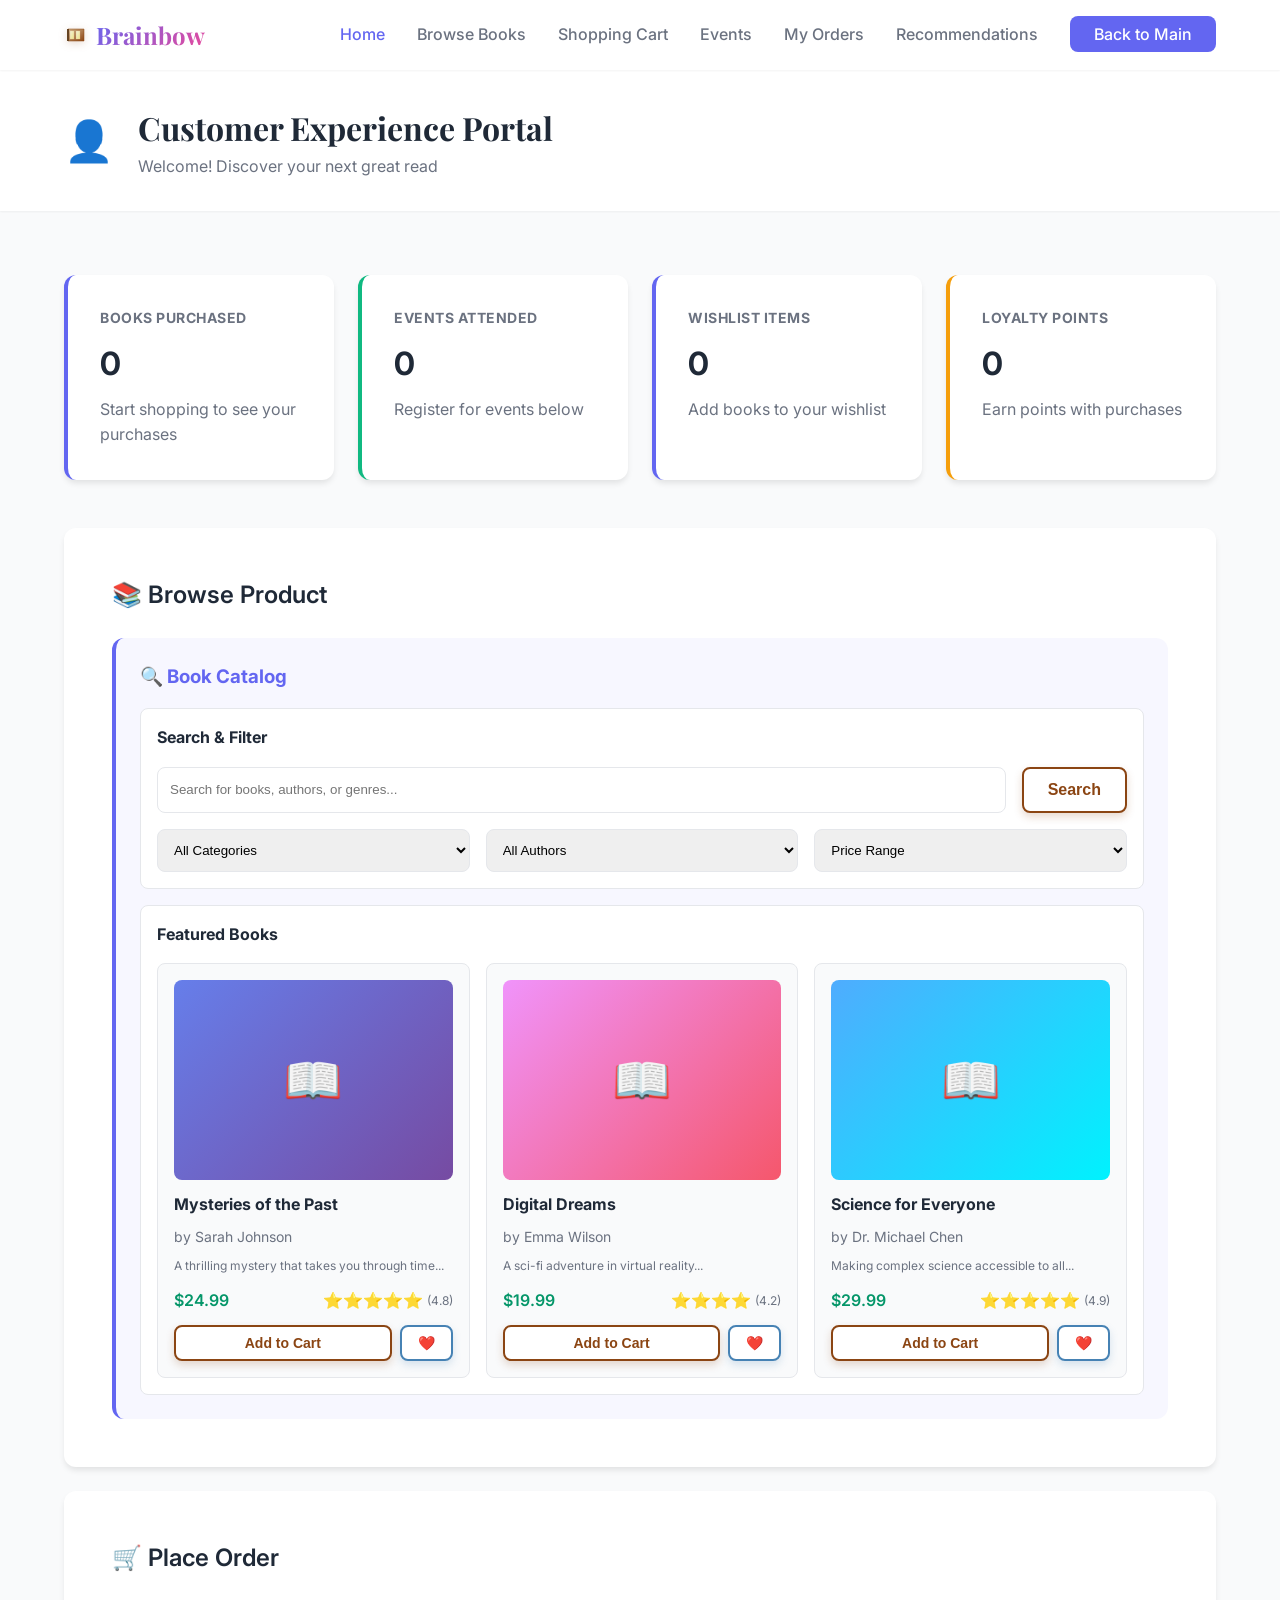
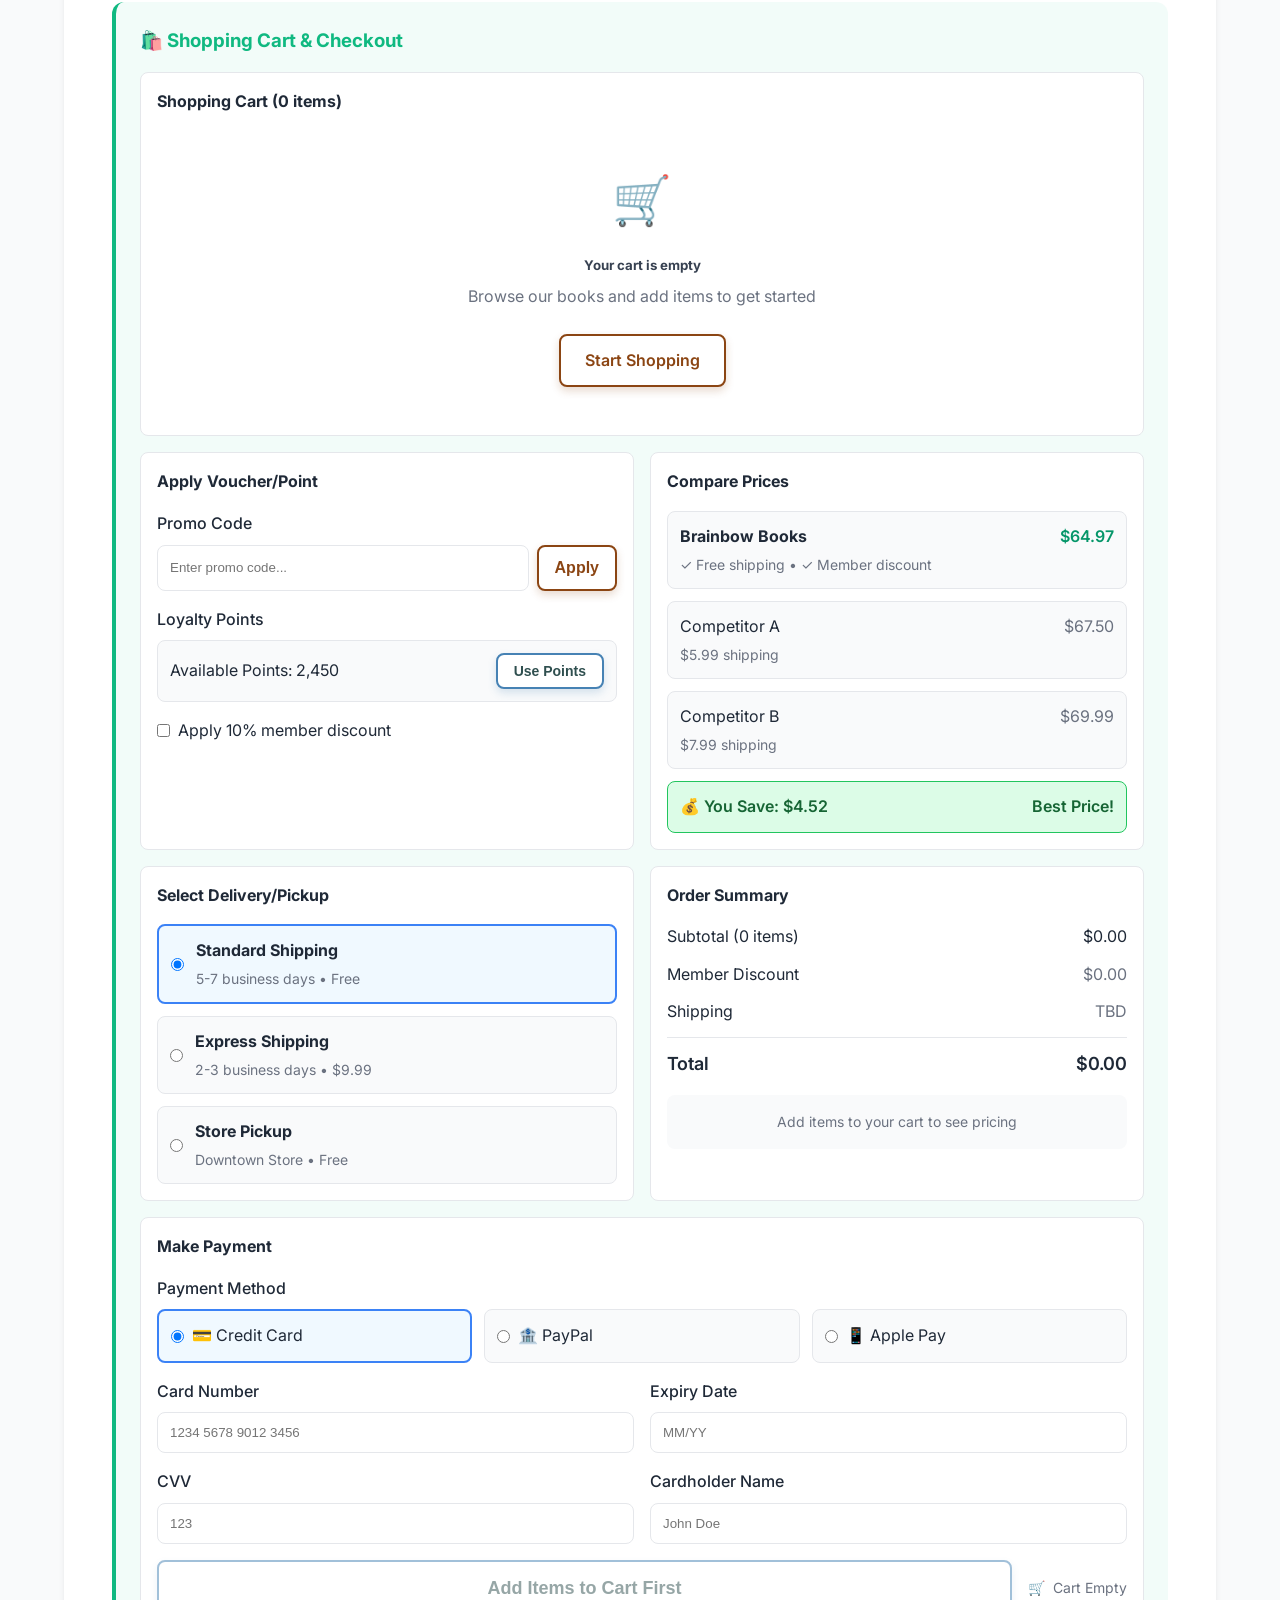
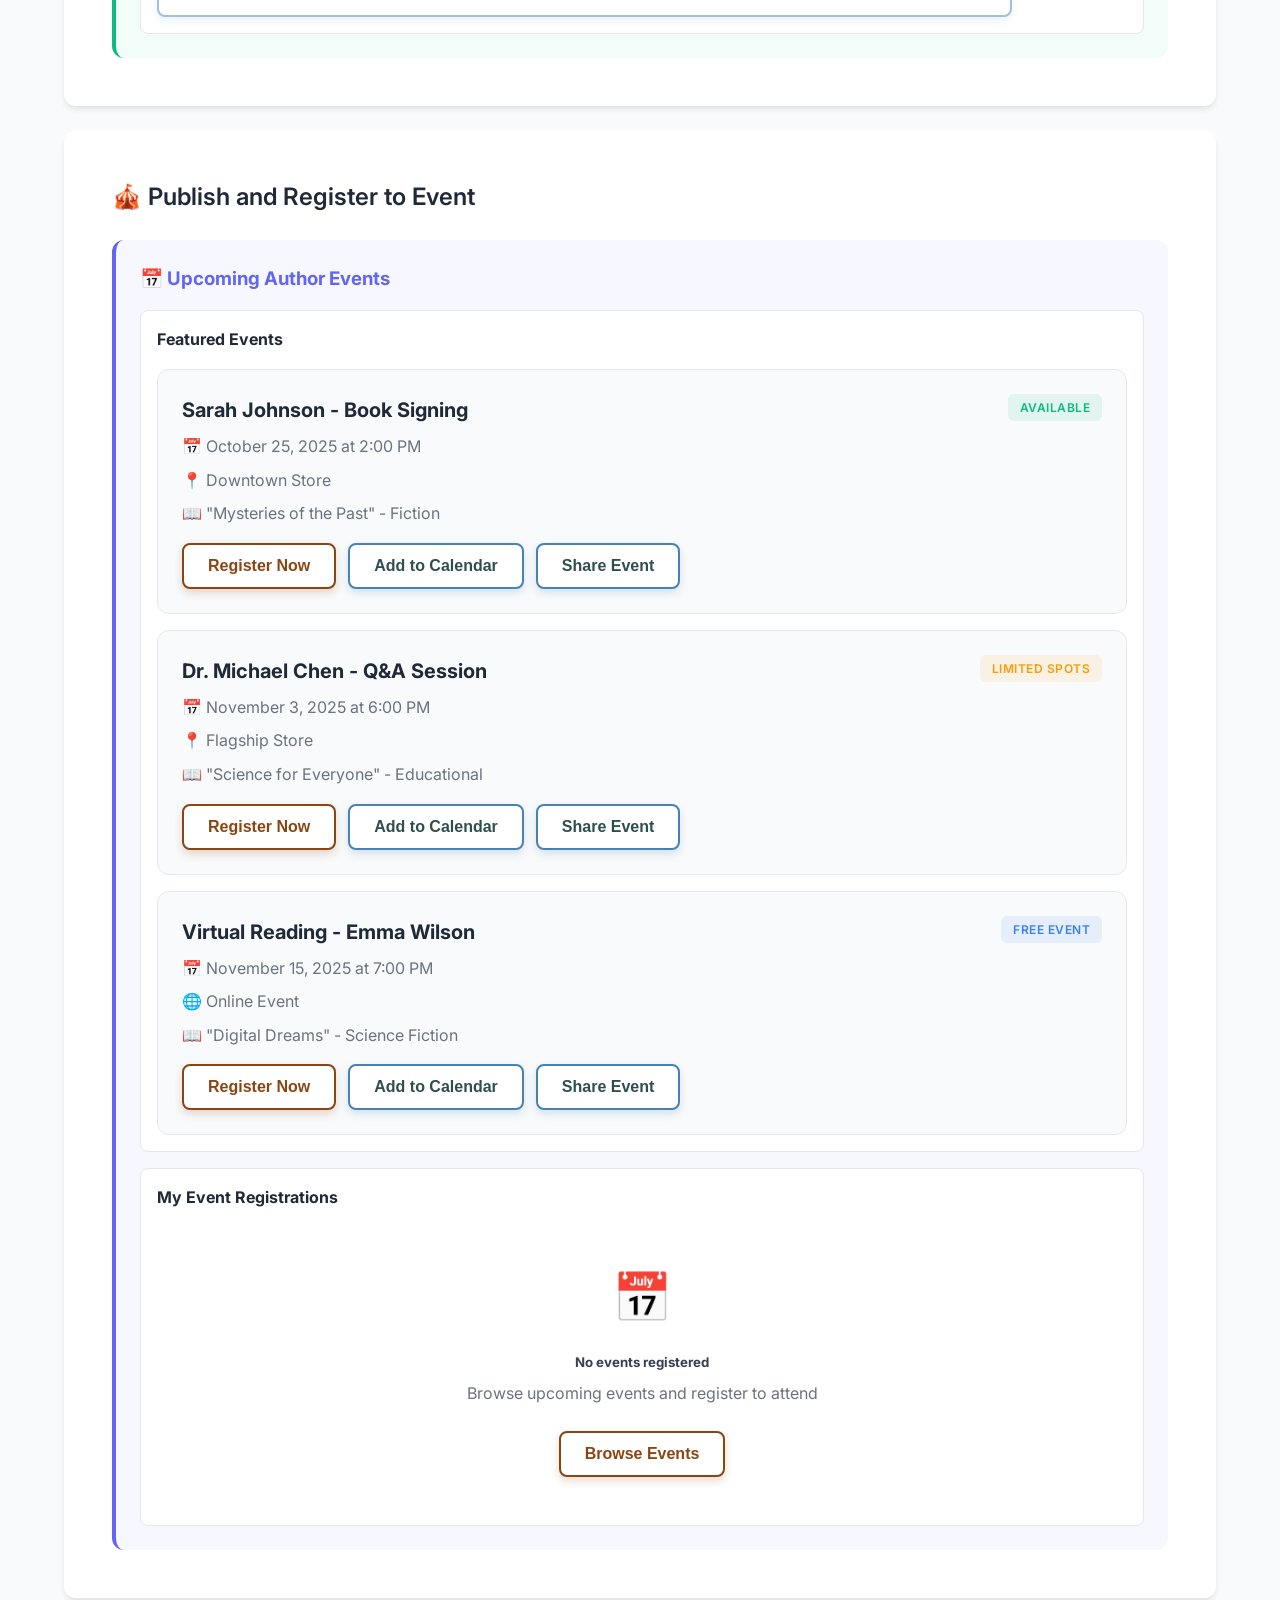
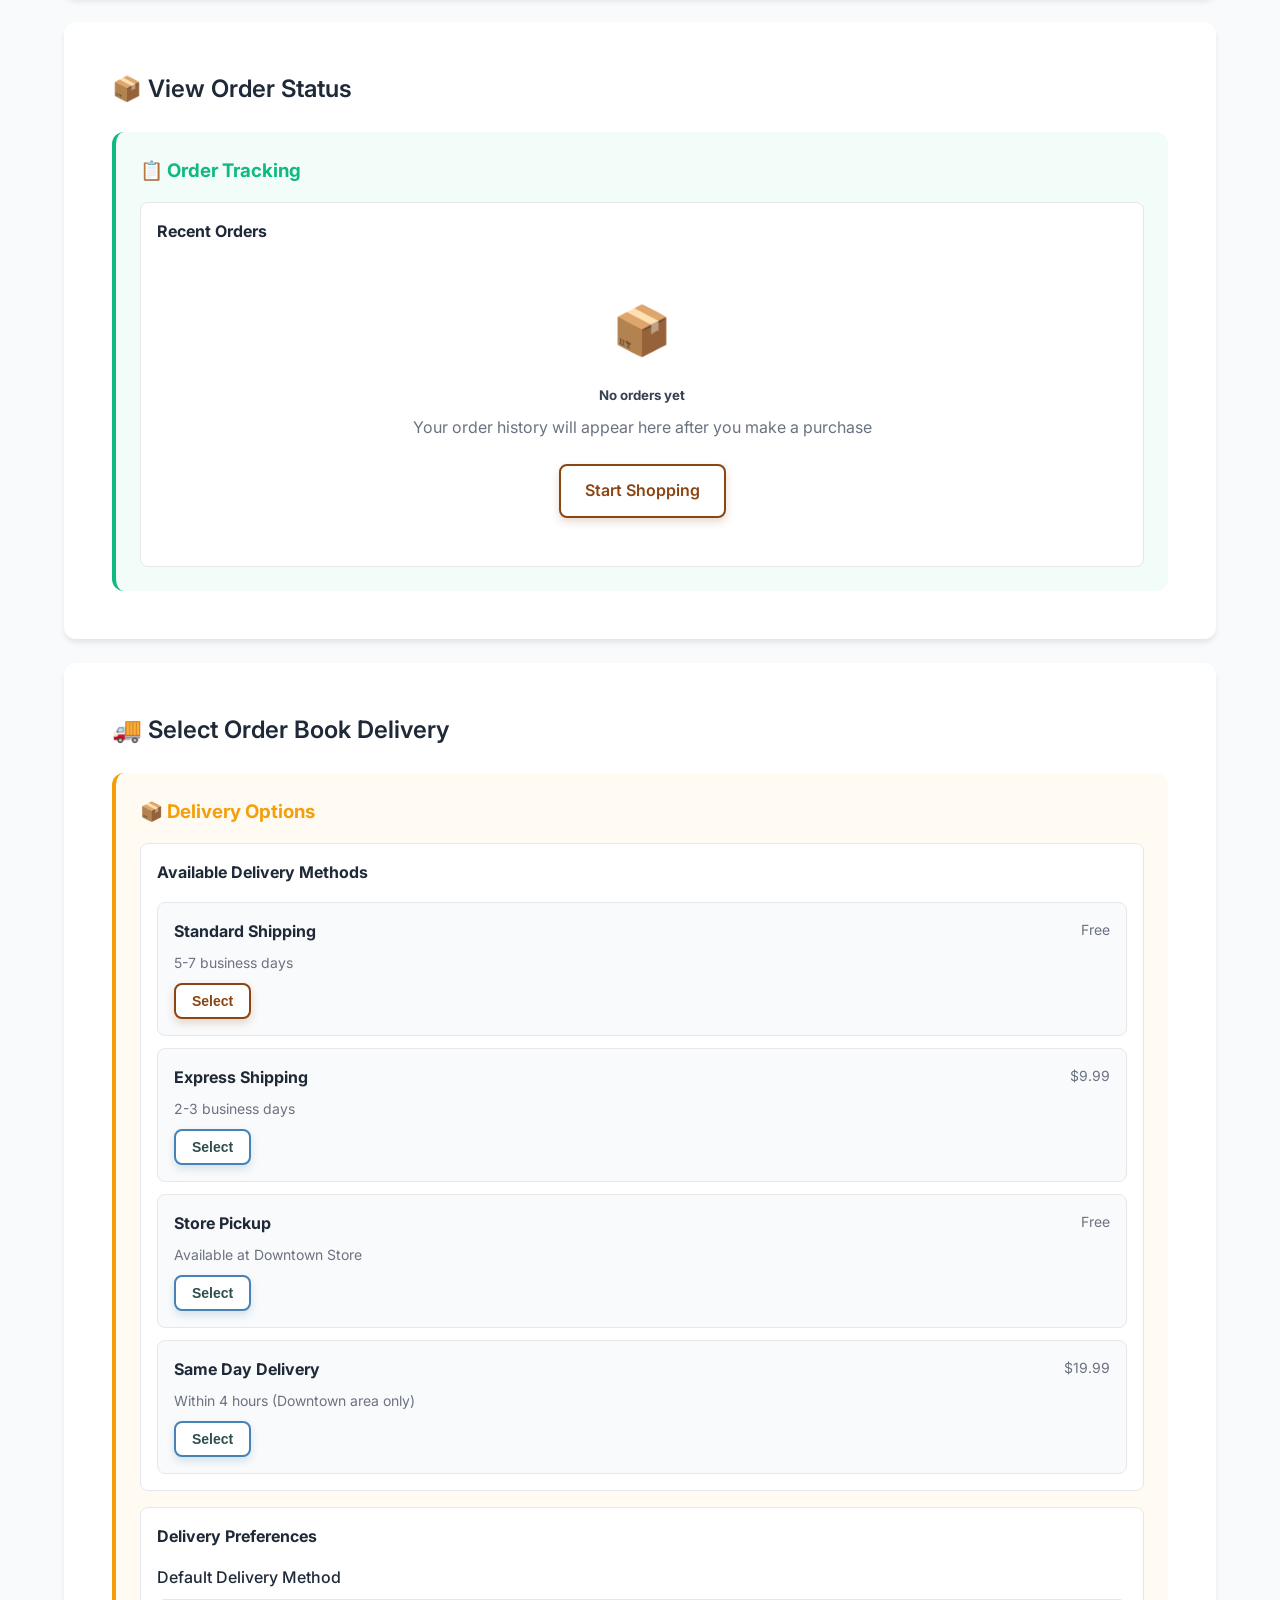
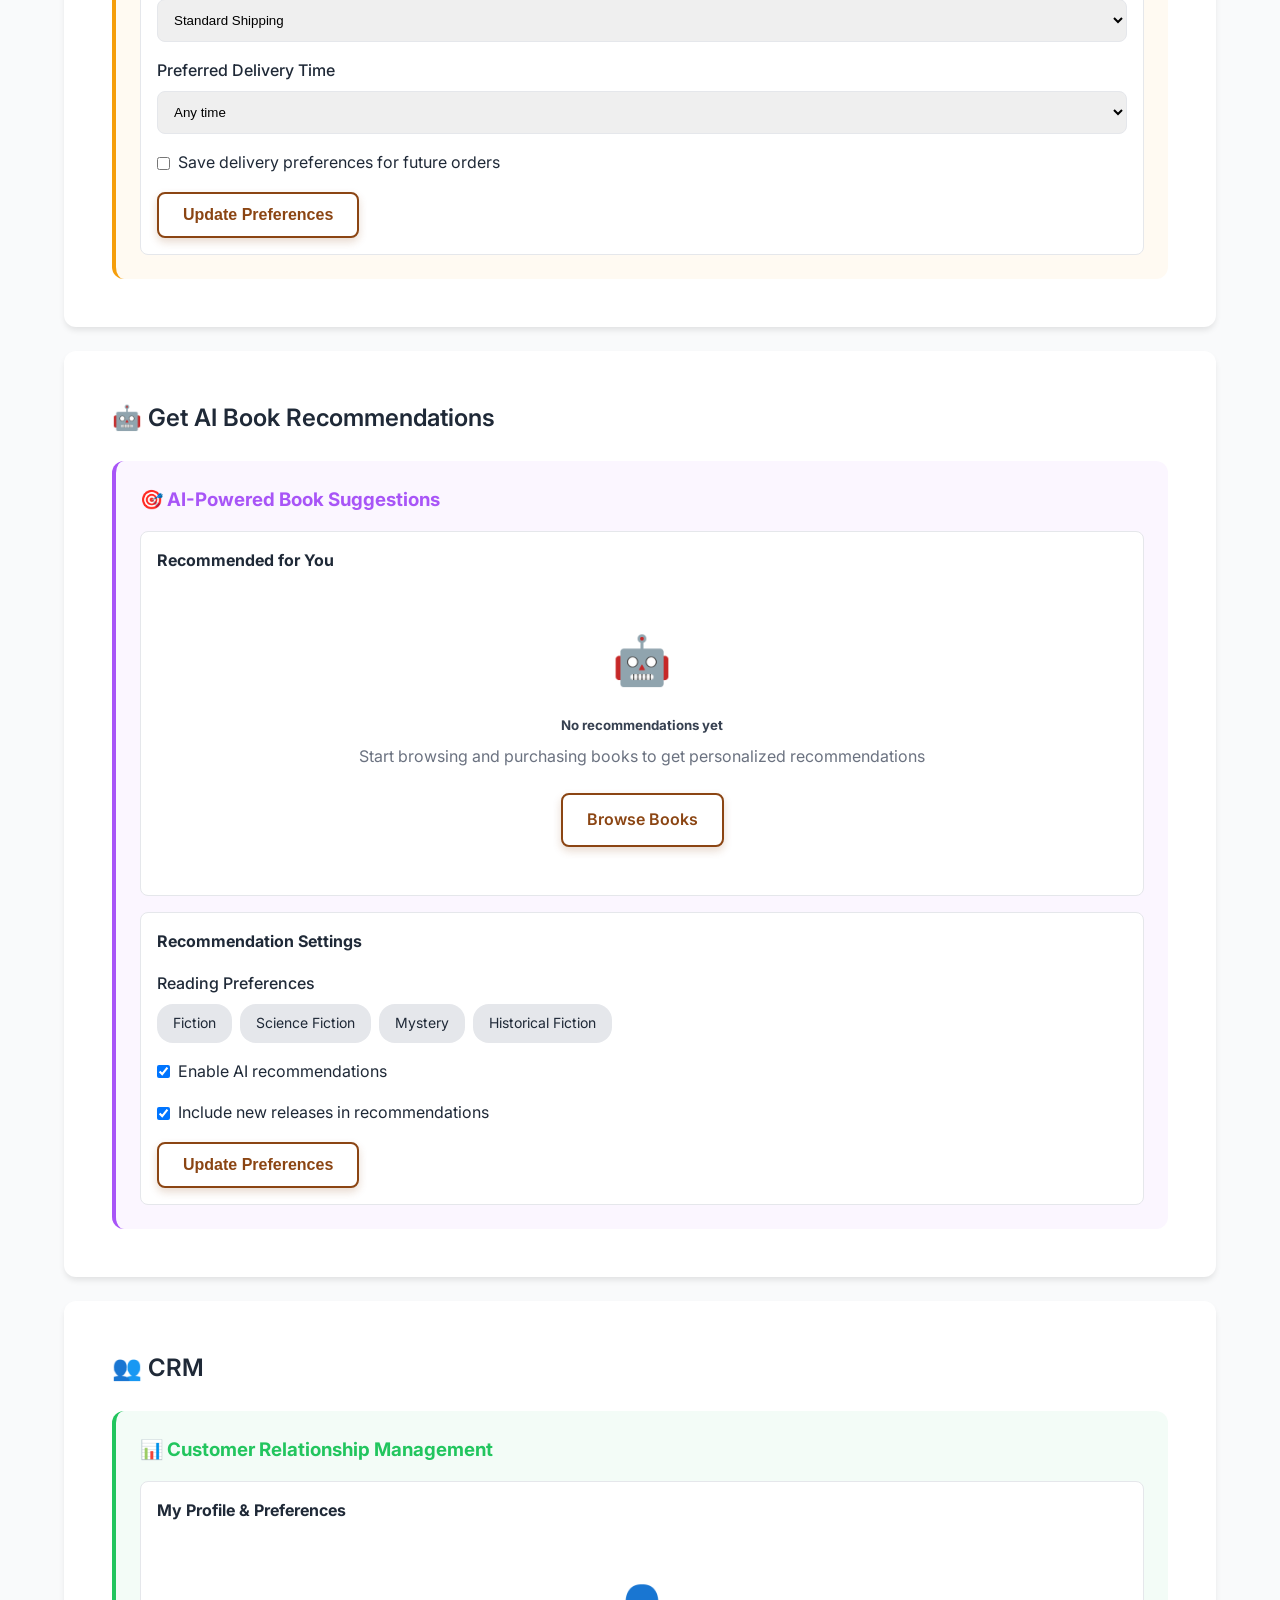
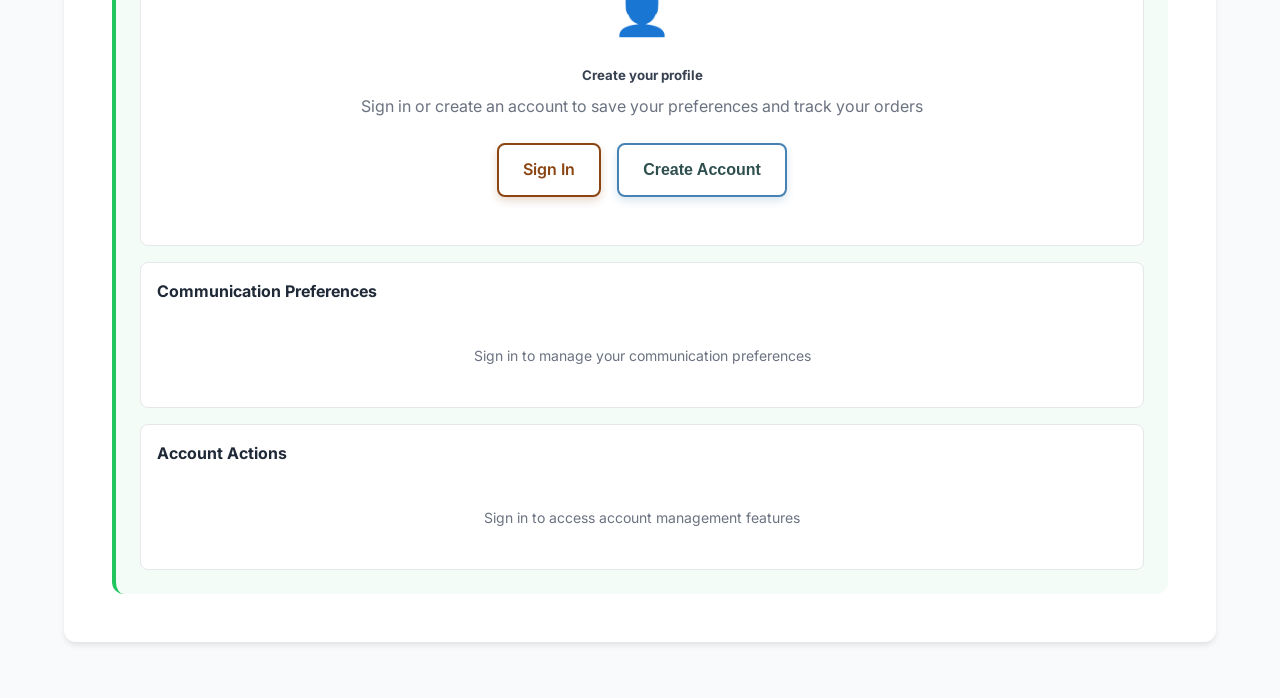
<file: customer-portal.html>
<!DOCTYPE html>
<html lang="en">
<head>
    <meta charset="UTF-8">
    <meta name="viewport" content="width=device-width, initial-scale=1.0">
    <title>Customer Experience Portal - Brainbow</title>
    <link rel="stylesheet" href="styles.css">
    <link rel="preconnect" href="https://fonts.googleapis.com">
    <link rel="preconnect" href="https://fonts.gstatic.com" crossorigin>
    <link href="https://fonts.googleapis.com/css2?family=Inter:wght@300;400;500;600;700&family=Playfair+Display:wght@600;700&display=swap" rel="stylesheet">
</head>
<body>
    <!-- Navigation -->
    <nav class="navbar">
        <div class="container">
            <div class="nav-brand">
                <div class="logo">
                    <svg class="book-icon" viewBox="0 0 24 24" width="24" height="24">
                        <defs>
                            <linearGradient id="bookGradient" x1="0%" y1="0%" x2="100%" y2="100%">
                                <stop offset="0%" style="stop-color:#D2B48C;stop-opacity:1" />
                                <stop offset="100%" style="stop-color:#8B4513;stop-opacity:1" />
                            </linearGradient>
                            <linearGradient id="pageGradient" x1="0%" y1="0%" x2="100%" y2="100%">
                                <stop offset="0%" style="stop-color:#F5F5DC;stop-opacity:1" />
                                <stop offset="100%" style="stop-color:#F0E68C;stop-opacity:1" />
                            </linearGradient>
                        </defs>
                        <!-- Book cover -->
                        <path d="M4 6 L20 6 L20 18 L4 18 Z" fill="url(#bookGradient)" stroke="#8B4513" stroke-width="0.5"/>
                        <!-- Book spine -->
                        <path d="M4 6 L4 18" stroke="#654321" stroke-width="2"/>
                        <!-- Left page -->
                        <path d="M6 8 L10 8 L10 16 L6 16 Z" fill="url(#pageGradient)" stroke="#D2B48C" stroke-width="0.3"/>
                        <!-- Right page -->
                        <path d="M12 8 L16 8 L16 16 L12 16 Z" fill="url(#pageGradient)" stroke="#D2B48C" stroke-width="0.3"/>
                        <!-- Page lines -->
                        <line x1="6" y1="10" x2="10" y2="10" stroke="#D2B48C" stroke-width="0.2" opacity="0.6"/>
                        <line x1="6" y1="12" x2="10" y2="12" stroke="#D2B48C" stroke-width="0.2" opacity="0.6"/>
                        <line x1="6" y1="14" x2="10" y2="14" stroke="#D2B48C" stroke-width="0.2" opacity="0.6"/>
                        <line x1="12" y1="10" x2="16" y2="10" stroke="#D2B48C" stroke-width="0.2" opacity="0.6"/>
                        <line x1="12" y1="12" x2="16" y2="12" stroke="#D2B48C" stroke-width="0.2" opacity="0.6"/>
                        <line x1="12" y1="14" x2="16" y2="14" stroke="#D2B48C" stroke-width="0.2" opacity="0.6"/>
                    </svg>
                    <span class="brand-text">Brainbow</span>
                </div>
            </div>
            <ul class="nav-menu">
                <li><a href="customer-portal.html" class="active">Home</a></li>
                <li><a href="#browse">Browse Books</a></li>
                <li><a href="#cart">Shopping Cart</a></li>
                <li><a href="#events">Events</a></li>
                <li><a href="#orders">My Orders</a></li>
                <li><a href="#recommendations">Recommendations</a></li>
                <li><a href="index.html" class="btn-login">Back to Main</a></li>
            </ul>
            <div class="hamburger">
                <span></span>
                <span></span>
                <span></span>
            </div>
        </div>
    </nav>

    <div class="dashboard">
        <div class="dashboard-header">
            <div class="container">
                <div class="dashboard-title">
                    <span class="dashboard-icon">👤</span>
                    <div>
                        <h1>Customer Experience Portal</h1>
                        <p id="welcomeMessage" style="color: #6b7280; margin: 0;">Welcome! Discover your next great read</p>
                    </div>
                </div>
            </div>
        </div>

        <div class="dashboard-content">
            <div class="container">
                <!-- Customer Metrics -->
                <div class="dashboard-grid">
                    <div class="stat-card">
                        <h3>Books Purchased</h3>
                        <div class="stat-value" id="booksPurchased">0</div>
                        <p id="booksPurchasedText" style="color: #6b7280; margin-top: 0.5rem;">Start shopping to see your purchases</p>
                    </div>
                    <div class="stat-card success">
                        <h3>Events Attended</h3>
                        <div class="stat-value" id="eventsAttended">0</div>
                        <p id="eventsAttendedText" style="color: #6b7280; margin-top: 0.5rem;">Register for events below</p>
                    </div>
                    <div class="stat-card">
                        <h3>Wishlist Items</h3>
                        <div class="stat-value" id="wishlistItems">0</div>
                        <p id="wishlistItemsText" style="color: #6b7280; margin-top: 0.5rem;">Add books to your wishlist</p>
                    </div>
                    <div class="stat-card warning">
                        <h3>Loyalty Points</h3>
                        <div class="stat-value" id="loyaltyPoints">0</div>
                        <p id="loyaltyPointsText" style="color: #6b7280; margin-top: 0.5rem;">Earn points with purchases</p>
                    </div>
                </div>

                <!-- Browse Product -->
                <div class="content-card">
                    <h2>📚 Browse Product</h2>
                    <div style="display: grid; gap: 1rem;">
                        <div style="padding: 1.5rem; background: rgba(99, 102, 241, 0.05); border-left: 4px solid #6366f1; border-radius: 0.75rem;">
                            <h3 style="margin: 0 0 1rem 0; color: #6366f1;">🔍 Book Catalog</h3>
                            <div style="display: grid; gap: 1rem;">
                                <div style="padding: 1rem; background: white; border-radius: 0.5rem; border: 1px solid #e5e7eb;">
                                    <h4 style="margin: 0 0 1rem 0;">Search & Filter</h4>
                                    <div style="display: grid; gap: 1rem;">
                                        <div style="display: grid; grid-template-columns: 1fr auto; gap: 1rem;">
                                            <input type="text" placeholder="Search for books, authors, or genres..." style="padding: 0.75rem; border: 1px solid #e5e7eb; border-radius: 0.5rem;">
                                            <button class="btn btn-primary" style="padding: 0.75rem 1.5rem;">Search</button>
                                        </div>
                                        <div style="display: grid; grid-template-columns: repeat(auto-fit, minmax(200px, 1fr)); gap: 1rem;">
                                            <select style="padding: 0.75rem; border: 1px solid #e5e7eb; border-radius: 0.5rem;">
                                                <option>All Categories</option>
                                                <option>Fiction</option>
                                                <option>Non-Fiction</option>
                                                <option>Science Fiction</option>
                                                <option>Mystery</option>
                                                <option>Romance</option>
                                                <option>Biography</option>
                                            </select>
                                            <select style="padding: 0.75rem; border: 1px solid #e5e7eb; border-radius: 0.5rem;">
                                                <option>All Authors</option>
                                                <option>Sarah Johnson</option>
                                                <option>Michael Chen</option>
                                                <option>Emma Wilson</option>
                                                <option>David Brown</option>
                                            </select>
                                            <select style="padding: 0.75rem; border: 1px solid #e5e7eb; border-radius: 0.5rem;">
                                                <option>Price Range</option>
                                                <option>Under $10</option>
                                                <option>$10 - $20</option>
                                                <option>$20 - $30</option>
                                                <option>Over $30</option>
                                            </select>
                                        </div>
                                    </div>
                                </div>
                                
                                <div style="padding: 1rem; background: white; border-radius: 0.5rem; border: 1px solid #e5e7eb;">
                                    <h4 style="margin: 0 0 1rem 0;">Featured Books</h4>
                                    <div style="display: grid; grid-template-columns: repeat(auto-fit, minmax(250px, 1fr)); gap: 1rem;">
                                        <div style="padding: 1rem; background: #f9fafb; border-radius: 0.5rem; border: 1px solid #e5e7eb;">
                                            <div style="width: 100%; height: 200px; background: linear-gradient(135deg, #667eea 0%, #764ba2 100%); border-radius: 0.5rem; margin-bottom: 0.75rem; display: flex; align-items: center; justify-content: center; font-size: 3rem;">
                                                📖
                                            </div>
                                            <h5 style="margin: 0 0 0.5rem 0; font-size: 1rem;">Mysteries of the Past</h5>
                                            <p style="margin: 0 0 0.5rem 0; color: #6b7280; font-size: 0.875rem;">by Sarah Johnson</p>
                                            <p style="margin: 0 0 0.75rem 0; color: #6b7280; font-size: 0.75rem;">A thrilling mystery that takes you through time...</p>
                                            <div style="display: flex; justify-content: space-between; align-items: center; margin-bottom: 0.75rem;">
                                                <span style="font-weight: 600; color: #059669;">$24.99</span>
                                                <div style="display: flex; align-items: center; gap: 0.25rem;">
                                                    <span style="color: #fbbf24;">⭐⭐⭐⭐⭐</span>
                                                    <span style="color: #6b7280; font-size: 0.75rem;">(4.8)</span>
                                                </div>
                                            </div>
                                            <div style="display: flex; gap: 0.5rem;">
                                                <button class="btn btn-primary" style="padding: 0.5rem 1rem; font-size: 0.875rem; flex: 1;">Add to Cart</button>
                                                <button class="btn btn-secondary" style="padding: 0.5rem 1rem; font-size: 0.875rem;">❤️</button>
                                            </div>
                                        </div>
                                        
                                        <div style="padding: 1rem; background: #f9fafb; border-radius: 0.5rem; border: 1px solid #e5e7eb;">
                                            <div style="width: 100%; height: 200px; background: linear-gradient(135deg, #f093fb 0%, #f5576c 100%); border-radius: 0.5rem; margin-bottom: 0.75rem; display: flex; align-items: center; justify-content: center; font-size: 3rem;">
                                                📖
                                            </div>
                                            <h5 style="margin: 0 0 0.5rem 0; font-size: 1rem;">Digital Dreams</h5>
                                            <p style="margin: 0 0 0.5rem 0; color: #6b7280; font-size: 0.875rem;">by Emma Wilson</p>
                                            <p style="margin: 0 0 0.75rem 0; color: #6b7280; font-size: 0.75rem;">A sci-fi adventure in virtual reality...</p>
                                            <div style="display: flex; justify-content: space-between; align-items: center; margin-bottom: 0.75rem;">
                                                <span style="font-weight: 600; color: #059669;">$19.99</span>
                                                <div style="display: flex; align-items: center; gap: 0.25rem;">
                                                    <span style="color: #fbbf24;">⭐⭐⭐⭐</span>
                                                    <span style="color: #6b7280; font-size: 0.75rem;">(4.2)</span>
                                                </div>
                                            </div>
                                            <div style="display: flex; gap: 0.5rem;">
                                                <button class="btn btn-primary" style="padding: 0.5rem 1rem; font-size: 0.875rem; flex: 1;">Add to Cart</button>
                                                <button class="btn btn-secondary" style="padding: 0.5rem 1rem; font-size: 0.875rem;">❤️</button>
                                            </div>
                                        </div>
                                        
                                        <div style="padding: 1rem; background: #f9fafb; border-radius: 0.5rem; border: 1px solid #e5e7eb;">
                                            <div style="width: 100%; height: 200px; background: linear-gradient(135deg, #4facfe 0%, #00f2fe 100%); border-radius: 0.5rem; margin-bottom: 0.75rem; display: flex; align-items: center; justify-content: center; font-size: 3rem;">
                                                📖
                                            </div>
                                            <h5 style="margin: 0 0 0.5rem 0; font-size: 1rem;">Science for Everyone</h5>
                                            <p style="margin: 0 0 0.5rem 0; color: #6b7280; font-size: 0.875rem;">by Dr. Michael Chen</p>
                                            <p style="margin: 0 0 0.75rem 0; color: #6b7280; font-size: 0.75rem;">Making complex science accessible to all...</p>
                                            <div style="display: flex; justify-content: space-between; align-items: center; margin-bottom: 0.75rem;">
                                                <span style="font-weight: 600; color: #059669;">$29.99</span>
                                                <div style="display: flex; align-items: center; gap: 0.25rem;">
                                                    <span style="color: #fbbf24;">⭐⭐⭐⭐⭐</span>
                                                    <span style="color: #6b7280; font-size: 0.75rem;">(4.9)</span>
                                                </div>
                                            </div>
                                            <div style="display: flex; gap: 0.5rem;">
                                                <button class="btn btn-primary" style="padding: 0.5rem 1rem; font-size: 0.875rem; flex: 1;">Add to Cart</button>
                                                <button class="btn btn-secondary" style="padding: 0.5rem 1rem; font-size: 0.875rem;">❤️</button>
                                            </div>
                                        </div>
                                    </div>
                                </div>
                            </div>
                        </div>
                    </div>
                </div>

                <!-- Place Order -->
                <div class="content-card">
                    <h2>🛒 Place Order</h2>
                    <div style="display: grid; gap: 1rem;">
                        <div style="padding: 1.5rem; background: rgba(16, 185, 129, 0.05); border-left: 4px solid #10b981; border-radius: 0.75rem;">
                            <h3 style="margin: 0 0 1rem 0; color: #10b981;">🛍️ Shopping Cart & Checkout</h3>
                            <div style="display: grid; gap: 1rem;">
                                <div style="padding: 1rem; background: white; border-radius: 0.5rem; border: 1px solid #e5e7eb;">
                                    <h4 style="margin: 0 0 1rem 0;">Shopping Cart (<span id="cartItemCount">0</span> items)</h4>
                                    <div id="cartContent">
                                        <div style="text-align: center; padding: 2rem; color: #6b7280;">
                                            <div style="font-size: 3rem; margin-bottom: 1rem;">🛒</div>
                                            <h5 style="margin: 0 0 0.5rem 0; color: #374151;">Your cart is empty</h5>
                                            <p style="margin: 0 0 1.5rem 0;">Browse our books and add items to get started</p>
                                            <a href="#browse" class="btn btn-primary" style="padding: 0.75rem 1.5rem;">Start Shopping</a>
                                        </div>
                                    </div>
                                </div>
                                
                                <div style="display: grid; grid-template-columns: 1fr 1fr; gap: 1rem;">
                                    <div style="padding: 1rem; background: white; border-radius: 0.5rem; border: 1px solid #e5e7eb;">
                                        <h4 style="margin: 0 0 1rem 0;">Apply Voucher/Point</h4>
                                        <div style="display: grid; gap: 1rem;">
                                            <div>
                                                <label style="display: block; margin-bottom: 0.5rem; font-weight: 500;">Promo Code</label>
                                                <div style="display: flex; gap: 0.5rem;">
                                                    <input type="text" placeholder="Enter promo code..." style="flex: 1; padding: 0.75rem; border: 1px solid #e5e7eb; border-radius: 0.5rem;">
                                                    <button class="btn btn-primary" style="padding: 0.75rem 1rem;">Apply</button>
                                                </div>
                                            </div>
                                            <div>
                                                <label style="display: block; margin-bottom: 0.5rem; font-weight: 500;">Loyalty Points</label>
                                                <div style="display: flex; justify-content: space-between; align-items: center; padding: 0.75rem; background: #f9fafb; border-radius: 0.5rem; border: 1px solid #e5e7eb;">
                                                    <span>Available Points: 2,450</span>
                                                    <button class="btn btn-secondary" style="padding: 0.5rem 1rem; font-size: 0.875rem;">Use Points</button>
                                                </div>
                                            </div>
                                            <div>
                                                <label style="display: flex; align-items: center; gap: 0.5rem; cursor: pointer;">
                                                    <input type="checkbox" style="width: auto;">
                                                    <span>Apply 10% member discount</span>
                                                </label>
                                            </div>
                                        </div>
                                    </div>
                                    
                                    <div style="padding: 1rem; background: white; border-radius: 0.5rem; border: 1px solid #e5e7eb;">
                                        <h4 style="margin: 0 0 1rem 0;">Compare Prices</h4>
                                        <div style="display: grid; gap: 0.75rem;">
                                            <div style="padding: 0.75rem; background: #f9fafb; border-radius: 0.5rem; border: 1px solid #e5e7eb;">
                                                <div style="display: flex; justify-content: space-between; align-items: center;">
                                                    <span><strong>Brainbow Books</strong></span>
                                                    <span style="color: #059669; font-weight: 600;">$64.97</span>
                                                </div>
                                                <p style="margin: 0.25rem 0 0 0; color: #6b7280; font-size: 0.875rem;">✓ Free shipping • ✓ Member discount</p>
                                            </div>
                                            <div style="padding: 0.75rem; background: #f9fafb; border-radius: 0.5rem; border: 1px solid #e5e7eb;">
                                                <div style="display: flex; justify-content: space-between; align-items: center;">
                                                    <span>Competitor A</span>
                                                    <span style="color: #6b7280;">$67.50</span>
                                                </div>
                                                <p style="margin: 0.25rem 0 0 0; color: #6b7280; font-size: 0.875rem;">$5.99 shipping</p>
                                            </div>
                                            <div style="padding: 0.75rem; background: #f9fafb; border-radius: 0.5rem; border: 1px solid #e5e7eb;">
                                                <div style="display: flex; justify-content: space-between; align-items: center;">
                                                    <span>Competitor B</span>
                                                    <span style="color: #6b7280;">$69.99</span>
                                                </div>
                                                <p style="margin: 0.25rem 0 0 0; color: #6b7280; font-size: 0.875rem;">$7.99 shipping</p>
                                            </div>
                                            <div style="padding: 0.75rem; background: #dcfce7; border-radius: 0.5rem; border: 1px solid #22c55e;">
                                                <div style="display: flex; justify-content: space-between; align-items: center;">
                                                    <span style="color: #166534; font-weight: 600;">💰 You Save: $4.52</span>
                                                    <span style="color: #166534; font-weight: 600;">Best Price!</span>
                                                </div>
                                            </div>
                                        </div>
                                    </div>
                                </div>
                                
                                <div style="display: grid; grid-template-columns: 1fr 1fr; gap: 1rem;">
                                    <div style="padding: 1rem; background: white; border-radius: 0.5rem; border: 1px solid #e5e7eb;">
                                        <h4 style="margin: 0 0 1rem 0;">Select Delivery/Pickup</h4>
                                        <div style="display: grid; gap: 0.75rem;">
                                            <label style="display: flex; align-items: center; gap: 0.75rem; padding: 0.75rem; background: #f0f9ff; border: 2px solid #3b82f6; border-radius: 0.5rem; cursor: pointer;">
                                                <input type="radio" name="delivery" checked style="width: auto;">
                                                <div style="flex: 1;">
                                                    <strong>Standard Shipping</strong>
                                                    <p style="margin: 0.25rem 0 0 0; color: #6b7280; font-size: 0.875rem;">5-7 business days • Free</p>
                                                </div>
                                            </label>
                                            <label style="display: flex; align-items: center; gap: 0.75rem; padding: 0.75rem; background: #f9fafb; border: 1px solid #e5e7eb; border-radius: 0.5rem; cursor: pointer;">
                                                <input type="radio" name="delivery" style="width: auto;">
                                                <div style="flex: 1;">
                                                    <strong>Express Shipping</strong>
                                                    <p style="margin: 0.25rem 0 0 0; color: #6b7280; font-size: 0.875rem;">2-3 business days • $9.99</p>
                                                </div>
                                            </label>
                                            <label style="display: flex; align-items: center; gap: 0.75rem; padding: 0.75rem; background: #f9fafb; border: 1px solid #e5e7eb; border-radius: 0.5rem; cursor: pointer;">
                                                <input type="radio" name="delivery" style="width: auto;">
                                                <div style="flex: 1;">
                                                    <strong>Store Pickup</strong>
                                                    <p style="margin: 0.25rem 0 0 0; color: #6b7280; font-size: 0.875rem;">Downtown Store • Free</p>
                                                </div>
                                            </label>
                                        </div>
                                    </div>
                                    
                                    <div style="padding: 1rem; background: white; border-radius: 0.5rem; border: 1px solid #e5e7eb;">
                                        <h4 style="margin: 0 0 1rem 0;">Order Summary</h4>
                                        <div style="display: grid; gap: 0.75rem;">
                                            <div style="display: flex; justify-content: space-between;">
                                                <span>Subtotal (<span id="orderItemCount">0</span> items)</span>
                                                <span id="subtotalAmount">$0.00</span>
                                            </div>
                                            <div style="display: flex; justify-content: space-between;">
                                                <span>Member Discount</span>
                                                <span id="discountAmount" style="color: #6b7280;">$0.00</span>
                                            </div>
                                            <div style="display: flex; justify-content: space-between;">
                                                <span>Shipping</span>
                                                <span id="shippingAmount" style="color: #6b7280;">TBD</span>
                                            </div>
                                            <div style="display: flex; justify-content: space-between; padding-top: 0.75rem; border-top: 1px solid #e5e7eb; font-weight: 600; font-size: 1.125rem;">
                                                <span>Total</span>
                                                <span id="totalAmount">$0.00</span>
                                            </div>
                                        </div>
                                        <div id="orderSummaryMessage" style="text-align: center; margin-top: 1rem; padding: 1rem; background: #f9fafb; border-radius: 0.5rem; color: #6b7280;">
                                            <p style="margin: 0; font-size: 0.875rem;">Add items to your cart to see pricing</p>
                                        </div>
                                    </div>
                                </div>
                                
                                <div style="padding: 1rem; background: white; border-radius: 0.5rem; border: 1px solid #e5e7eb;">
                                    <h4 style="margin: 0 0 1rem 0;">Make Payment</h4>
                                    <div style="display: grid; gap: 1rem;">
                                        <div>
                                            <label style="display: block; margin-bottom: 0.5rem; font-weight: 500;">Payment Method</label>
                                            <div style="display: grid; grid-template-columns: repeat(auto-fit, minmax(150px, 1fr)); gap: 0.75rem;">
                                                <label style="display: flex; align-items: center; gap: 0.5rem; padding: 0.75rem; background: #f0f9ff; border: 2px solid #3b82f6; border-radius: 0.5rem; cursor: pointer;">
                                                    <input type="radio" name="payment" checked style="width: auto;">
                                                    <span>💳 Credit Card</span>
                                                </label>
                                                <label style="display: flex; align-items: center; gap: 0.5rem; padding: 0.75rem; background: #f9fafb; border: 1px solid #e5e7eb; border-radius: 0.5rem; cursor: pointer;">
                                                    <input type="radio" name="payment" style="width: auto;">
                                                    <span>🏦 PayPal</span>
                                                </label>
                                                <label style="display: flex; align-items: center; gap: 0.5rem; padding: 0.75rem; background: #f9fafb; border: 1px solid #e5e7eb; border-radius: 0.5rem; cursor: pointer;">
                                                    <input type="radio" name="payment" style="width: auto;">
                                                    <span>📱 Apple Pay</span>
                                                </label>
                                            </div>
                                        </div>
                                        <div style="display: grid; grid-template-columns: 1fr 1fr; gap: 1rem;">
                                            <div>
                                                <label style="display: block; margin-bottom: 0.5rem; font-weight: 500;">Card Number</label>
                                                <input type="text" placeholder="1234 5678 9012 3456" style="width: 100%; padding: 0.75rem; border: 1px solid #e5e7eb; border-radius: 0.5rem;">
                                            </div>
                                            <div>
                                                <label style="display: block; margin-bottom: 0.5rem; font-weight: 500;">Expiry Date</label>
                                                <input type="text" placeholder="MM/YY" style="width: 100%; padding: 0.75rem; border: 1px solid #e5e7eb; border-radius: 0.5rem;">
                                            </div>
                                        </div>
                                        <div style="display: grid; grid-template-columns: 1fr 1fr; gap: 1rem;">
                                            <div>
                                                <label style="display: block; margin-bottom: 0.5rem; font-weight: 500;">CVV</label>
                                                <input type="text" placeholder="123" style="width: 100%; padding: 0.75rem; border: 1px solid #e5e7eb; border-radius: 0.5rem;">
                                            </div>
                                            <div>
                                                <label style="display: block; margin-bottom: 0.5rem; font-weight: 500;">Cardholder Name</label>
                                                <input type="text" placeholder="John Doe" style="width: 100%; padding: 0.75rem; border: 1px solid #e5e7eb; border-radius: 0.5rem;">
                                            </div>
                                        </div>
                                        <div style="display: flex; gap: 1rem; align-items: center;">
                                            <button id="paymentButton" class="btn btn-secondary" style="padding: 1rem 2rem; font-size: 1.125rem; flex: 1; opacity: 0.5; cursor: not-allowed;" disabled>Add Items to Cart First</button>
                                            <div style="display: flex; align-items: center; gap: 0.5rem; color: #6b7280; font-size: 0.875rem;">
                                                <span id="paymentIcon">🛒</span>
                                                <span id="paymentStatus">Cart Empty</span>
                                            </div>
                                        </div>
                                    </div>
                                </div>
                            </div>
                        </div>
                    </div>
                </div>

                <!-- Publish and Register to Event -->
                <div class="content-card">
                    <h2>🎪 Publish and Register to Event</h2>
                    <div style="display: grid; gap: 1rem;">
                        <div style="padding: 1.5rem; background: rgba(99, 102, 241, 0.05); border-left: 4px solid #6366f1; border-radius: 0.75rem;">
                            <h3 style="margin: 0 0 1rem 0; color: #6366f1;">📅 Upcoming Author Events</h3>
                            <div style="display: grid; gap: 1rem;">
                                <div style="padding: 1rem; background: white; border-radius: 0.5rem; border: 1px solid #e5e7eb;">
                                    <h4 style="margin: 0 0 1rem 0;">Featured Events</h4>
                                    <div style="display: grid; gap: 1rem;">
                                        <div style="padding: 1.5rem; background: #f9fafb; border-radius: 0.75rem; border: 1px solid #e5e7eb;">
                                            <div style="display: flex; justify-content: space-between; align-items: start; margin-bottom: 1rem;">
                                                <div>
                                                    <h5 style="margin: 0 0 0.5rem 0; font-size: 1.25rem;">Sarah Johnson - Book Signing</h5>
                                                    <p style="margin: 0; color: #6b7280;">📅 October 25, 2025 at 2:00 PM</p>
                                                    <p style="margin: 0.5rem 0 0 0; color: #6b7280;">📍 Downtown Store</p>
                                                    <p style="margin: 0.5rem 0 0 0; color: #6b7280;">📖 "Mysteries of the Past" - Fiction</p>
                                                </div>
                                                <span class="badge badge-success">Available</span>
                                            </div>
                                            <div style="display: flex; gap: 0.75rem;">
                                                <button class="btn btn-primary" style="padding: 0.75rem 1.5rem;">Register Now</button>
                                                <button class="btn btn-secondary" style="padding: 0.75rem 1.5rem;">Add to Calendar</button>
                                                <button class="btn btn-secondary" style="padding: 0.75rem 1.5rem;">Share Event</button>
                                            </div>
                                        </div>
                                        
                                        <div style="padding: 1.5rem; background: #f9fafb; border-radius: 0.75rem; border: 1px solid #e5e7eb;">
                                            <div style="display: flex; justify-content: space-between; align-items: start; margin-bottom: 1rem;">
                                                <div>
                                                    <h5 style="margin: 0 0 0.5rem 0; font-size: 1.25rem;">Dr. Michael Chen - Q&A Session</h5>
                                                    <p style="margin: 0; color: #6b7280;">📅 November 3, 2025 at 6:00 PM</p>
                                                    <p style="margin: 0.5rem 0 0 0; color: #6b7280;">📍 Flagship Store</p>
                                                    <p style="margin: 0.5rem 0 0 0; color: #6b7280;">📖 "Science for Everyone" - Educational</p>
                                                </div>
                                                <span class="badge badge-warning">Limited Spots</span>
                                            </div>
                                            <div style="display: flex; gap: 0.75rem;">
                                                <button class="btn btn-primary" style="padding: 0.75rem 1.5rem;">Register Now</button>
                                                <button class="btn btn-secondary" style="padding: 0.75rem 1.5rem;">Add to Calendar</button>
                                                <button class="btn btn-secondary" style="padding: 0.75rem 1.5rem;">Share Event</button>
                                            </div>
                                        </div>
                                        
                                        <div style="padding: 1.5rem; background: #f9fafb; border-radius: 0.75rem; border: 1px solid #e5e7eb;">
                                            <div style="display: flex; justify-content: space-between; align-items: start; margin-bottom: 1rem;">
                                                <div>
                                                    <h5 style="margin: 0 0 0.5rem 0; font-size: 1.25rem;">Virtual Reading - Emma Wilson</h5>
                                                    <p style="margin: 0; color: #6b7280;">📅 November 15, 2025 at 7:00 PM</p>
                                                    <p style="margin: 0.5rem 0 0 0; color: #6b7280;">🌐 Online Event</p>
                                                    <p style="margin: 0.5rem 0 0 0; color: #6b7280;">📖 "Digital Dreams" - Science Fiction</p>
                                                </div>
                                                <span class="badge badge-info">Free Event</span>
                                            </div>
                                            <div style="display: flex; gap: 0.75rem;">
                                                <button class="btn btn-primary" style="padding: 0.75rem 1.5rem;">Register Now</button>
                                                <button class="btn btn-secondary" style="padding: 0.75rem 1.5rem;">Add to Calendar</button>
                                                <button class="btn btn-secondary" style="padding: 0.75rem 1.5rem;">Share Event</button>
                                            </div>
                                        </div>
                                    </div>
                                </div>
                                
                                <div style="padding: 1rem; background: white; border-radius: 0.5rem; border: 1px solid #e5e7eb;">
                                    <h4 style="margin: 0 0 1rem 0;">My Event Registrations</h4>
                                    <div id="eventRegistrationsContent">
                                        <div style="text-align: center; padding: 2rem; color: #6b7280;">
                                            <div style="font-size: 3rem; margin-bottom: 1rem;">📅</div>
                                            <h5 style="margin: 0 0 0.5rem 0; color: #374151;">No events registered</h5>
                                            <p style="margin: 0 0 1.5rem 0;">Browse upcoming events and register to attend</p>
                                            <button class="btn btn-primary" style="padding: 0.75rem 1.5rem;">Browse Events</button>
                                        </div>
                                    </div>
                                </div>
                            </div>
                        </div>
                    </div>
                </div>

                <!-- View Order Status -->
                <div class="content-card">
                    <h2>📦 View Order Status</h2>
                    <div style="display: grid; gap: 1rem;">
                        <div style="padding: 1.5rem; background: rgba(16, 185, 129, 0.05); border-left: 4px solid #10b981; border-radius: 0.75rem;">
                            <h3 style="margin: 0 0 1rem 0; color: #10b981;">📋 Order Tracking</h3>
                            <div style="display: grid; gap: 1rem;">
                                <div style="padding: 1rem; background: white; border-radius: 0.5rem; border: 1px solid #e5e7eb;">
                                    <h4 style="margin: 0 0 1rem 0;">Recent Orders</h4>
                                    <div id="orderHistoryContent">
                                        <div style="text-align: center; padding: 2rem; color: #6b7280;">
                                            <div style="font-size: 3rem; margin-bottom: 1rem;">📦</div>
                                            <h5 style="margin: 0 0 0.5rem 0; color: #374151;">No orders yet</h5>
                                            <p style="margin: 0 0 1.5rem 0;">Your order history will appear here after you make a purchase</p>
                                            <a href="#browse" class="btn btn-primary" style="padding: 0.75rem 1.5rem;">Start Shopping</a>
                                        </div>
                                    </div>
                                </div>
                            </div>
                        </div>
                    </div>
                </div>

                <!-- Select Order Book Delivery -->
                <div class="content-card">
                    <h2>🚚 Select Order Book Delivery</h2>
                    <div style="display: grid; gap: 1rem;">
                        <div style="padding: 1.5rem; background: rgba(245, 158, 11, 0.05); border-left: 4px solid #f59e0b; border-radius: 0.75rem;">
                            <h3 style="margin: 0 0 1rem 0; color: #f59e0b;">📦 Delivery Options</h3>
                            <div style="display: grid; gap: 1rem;">
                                <div style="padding: 1rem; background: white; border-radius: 0.5rem; border: 1px solid #e5e7eb;">
                                    <h4 style="margin: 0 0 1rem 0;">Available Delivery Methods</h4>
                                    <div style="display: grid; gap: 0.75rem;">
                                        <div style="padding: 1rem; background: #f9fafb; border-radius: 0.5rem; border: 1px solid #e5e7eb;">
                                            <div style="display: flex; justify-content: space-between; align-items: start; margin-bottom: 0.5rem;">
                                                <div>
                                                    <strong>Standard Shipping</strong>
                                                    <p style="margin: 0.5rem 0 0 0; color: #6b7280; font-size: 0.875rem;">5-7 business days</p>
                                                </div>
                                                <span style="color: #6b7280; font-size: 0.875rem;">Free</span>
                                            </div>
                                            <button class="btn btn-primary" style="padding: 0.5rem 1rem; font-size: 0.875rem;">Select</button>
                                        </div>
                                        
                                        <div style="padding: 1rem; background: #f9fafb; border-radius: 0.5rem; border: 1px solid #e5e7eb;">
                                            <div style="display: flex; justify-content: space-between; align-items: start; margin-bottom: 0.5rem;">
                                                <div>
                                                    <strong>Express Shipping</strong>
                                                    <p style="margin: 0.5rem 0 0 0; color: #6b7280; font-size: 0.875rem;">2-3 business days</p>
                                                </div>
                                                <span style="color: #6b7280; font-size: 0.875rem;">$9.99</span>
                                            </div>
                                            <button class="btn btn-secondary" style="padding: 0.5rem 1rem; font-size: 0.875rem;">Select</button>
                                        </div>
                                        
                                        <div style="padding: 1rem; background: #f9fafb; border-radius: 0.5rem; border: 1px solid #e5e7eb;">
                                            <div style="display: flex; justify-content: space-between; align-items: start; margin-bottom: 0.5rem;">
                                                <div>
                                                    <strong>Store Pickup</strong>
                                                    <p style="margin: 0.5rem 0 0 0; color: #6b7280; font-size: 0.875rem;">Available at Downtown Store</p>
                                                </div>
                                                <span style="color: #6b7280; font-size: 0.875rem;">Free</span>
                                            </div>
                                            <button class="btn btn-secondary" style="padding: 0.5rem 1rem; font-size: 0.875rem;">Select</button>
                                        </div>
                                        
                                        <div style="padding: 1rem; background: #f9fafb; border-radius: 0.5rem; border: 1px solid #e5e7eb;">
                                            <div style="display: flex; justify-content: space-between; align-items: start; margin-bottom: 0.5rem;">
                                                <div>
                                                    <strong>Same Day Delivery</strong>
                                                    <p style="margin: 0.5rem 0 0 0; color: #6b7280; font-size: 0.875rem;">Within 4 hours (Downtown area only)</p>
                                                </div>
                                                <span style="color: #6b7280; font-size: 0.875rem;">$19.99</span>
                                            </div>
                                            <button class="btn btn-secondary" style="padding: 0.5rem 1rem; font-size: 0.875rem;">Select</button>
                                        </div>
                                    </div>
                                </div>
                                
                                <div style="padding: 1rem; background: white; border-radius: 0.5rem; border: 1px solid #e5e7eb;">
                                    <h4 style="margin: 0 0 1rem 0;">Delivery Preferences</h4>
                                    <div style="display: grid; gap: 1rem;">
                                        <div>
                                            <label style="display: block; margin-bottom: 0.5rem; font-weight: 500;">Default Delivery Method</label>
                                            <select style="width: 100%; padding: 0.75rem; border: 1px solid #e5e7eb; border-radius: 0.5rem;">
                                                <option>Standard Shipping</option>
                                                <option>Express Shipping</option>
                                                <option>Store Pickup</option>
                                                <option>Same Day Delivery</option>
                                            </select>
                                        </div>
                                        <div>
                                            <label style="display: block; margin-bottom: 0.5rem; font-weight: 500;">Preferred Delivery Time</label>
                                            <select style="width: 100%; padding: 0.75rem; border: 1px solid #e5e7eb; border-radius: 0.5rem;">
                                                <option>Any time</option>
                                                <option>Morning (9 AM - 12 PM)</option>
                                                <option>Afternoon (12 PM - 5 PM)</option>
                                                <option>Evening (5 PM - 8 PM)</option>
                                            </select>
                                        </div>
                                        <div>
                                            <label style="display: flex; align-items: center; gap: 0.5rem; cursor: pointer;">
                                                <input type="checkbox" style="width: auto;">
                                                <span>Save delivery preferences for future orders</span>
                                            </label>
                                        </div>
                                        <div>
                                            <button class="btn btn-primary" style="padding: 0.75rem 1.5rem;">Update Preferences</button>
                                        </div>
                                    </div>
                                </div>
                            </div>
                        </div>
                    </div>
                </div>

                <!-- AI Book Recommendations (Extend) -->
                <div class="content-card">
                    <h2>🤖 Get AI Book Recommendations</h2>
                    <div style="display: grid; gap: 1rem;">
                        <div style="padding: 1.5rem; background: rgba(168, 85, 247, 0.05); border-left: 4px solid #a855f7; border-radius: 0.75rem;">
                            <h3 style="margin: 0 0 1rem 0; color: #a855f7;">🎯 AI-Powered Book Suggestions</h3>
                            <div style="display: grid; gap: 1rem;">
                                <div style="padding: 1rem; background: white; border-radius: 0.5rem; border: 1px solid #e5e7eb;">
                                    <h4 style="margin: 0 0 1rem 0;">Recommended for You</h4>
                                    <div id="recommendationsContent">
                                        <div style="text-align: center; padding: 2rem; color: #6b7280;">
                                            <div style="font-size: 3rem; margin-bottom: 1rem;">🤖</div>
                                            <h5 style="margin: 0 0 0.5rem 0; color: #374151;">No recommendations yet</h5>
                                            <p style="margin: 0 0 1.5rem 0;">Start browsing and purchasing books to get personalized recommendations</p>
                                            <a href="#browse" class="btn btn-primary" style="padding: 0.75rem 1.5rem;">Browse Books</a>
                                        </div>
                                    </div>
                                </div>
                                
                                <div style="padding: 1rem; background: white; border-radius: 0.5rem; border: 1px solid #e5e7eb;">
                                    <h4 style="margin: 0 0 1rem 0;">Recommendation Settings</h4>
                                    <div style="display: grid; gap: 1rem;">
                                        <div>
                                            <label style="display: block; margin-bottom: 0.5rem; font-weight: 500;">Reading Preferences</label>
                                            <div style="display: flex; gap: 0.5rem; flex-wrap: wrap;">
                                                <span style="padding: 0.5rem 1rem; background: #e5e7eb; border-radius: 1rem; font-size: 0.875rem;">Fiction</span>
                                                <span style="padding: 0.5rem 1rem; background: #e5e7eb; border-radius: 1rem; font-size: 0.875rem;">Science Fiction</span>
                                                <span style="padding: 0.5rem 1rem; background: #e5e7eb; border-radius: 1rem; font-size: 0.875rem;">Mystery</span>
                                                <span style="padding: 0.5rem 1rem; background: #e5e7eb; border-radius: 1rem; font-size: 0.875rem;">Historical Fiction</span>
                                            </div>
                                        </div>
                                        <div>
                                            <label style="display: flex; align-items: center; gap: 0.5rem; cursor: pointer;">
                                                <input type="checkbox" checked style="width: auto;">
                                                <span>Enable AI recommendations</span>
                                            </label>
                                        </div>
                                        <div>
                                            <label style="display: flex; align-items: center; gap: 0.5rem; cursor: pointer;">
                                                <input type="checkbox" checked style="width: auto;">
                                                <span>Include new releases in recommendations</span>
                                            </label>
                                        </div>
                                        <div>
                                            <button class="btn btn-primary" style="padding: 0.75rem 1.5rem;">Update Preferences</button>
                                        </div>
                                    </div>
                                </div>
                            </div>
                        </div>
                    </div>
                </div>

                <!-- CRM -->
                <div class="content-card">
                    <h2>👥 CRM</h2>
                    <div style="display: grid; gap: 1rem;">
                        <div style="padding: 1.5rem; background: rgba(34, 197, 94, 0.05); border-left: 4px solid #22c55e; border-radius: 0.75rem;">
                            <h3 style="margin: 0 0 1rem 0; color: #22c55e;">📊 Customer Relationship Management</h3>
                            <div style="display: grid; gap: 1rem;">
                                <div style="padding: 1rem; background: white; border-radius: 0.5rem; border: 1px solid #e5e7eb;">
                                    <h4 style="margin: 0 0 1rem 0;">My Profile & Preferences</h4>
                                    <div id="profileContent">
                                        <div style="text-align: center; padding: 2rem; color: #6b7280;">
                                            <div style="font-size: 3rem; margin-bottom: 1rem;">👤</div>
                                            <h5 style="margin: 0 0 0.5rem 0; color: #374151;">Create your profile</h5>
                                            <p style="margin: 0 0 1.5rem 0;">Sign in or create an account to save your preferences and track your orders</p>
                                            <div style="display: flex; gap: 1rem; justify-content: center;">
                                                <a href="login.html" class="btn btn-primary" style="padding: 0.75rem 1.5rem;">Sign In</a>
                                                <button class="btn btn-secondary" style="padding: 0.75rem 1.5rem;">Create Account</button>
                                            </div>
                                        </div>
                                    </div>
                                </div>
                                
                                <div style="padding: 1rem; background: white; border-radius: 0.5rem; border: 1px solid #e5e7eb;">
                                    <h4 style="margin: 0 0 1rem 0;">Communication Preferences</h4>
                                    <div style="text-align: center; padding: 1.5rem; color: #6b7280;">
                                        <p style="margin: 0; font-size: 0.875rem;">Sign in to manage your communication preferences</p>
                                    </div>
                                </div>
                                
                                <div style="padding: 1rem; background: white; border-radius: 0.5rem; border: 1px solid #e5e7eb;">
                                    <h4 style="margin: 0 0 1rem 0;">Account Actions</h4>
                                    <div style="text-align: center; padding: 1.5rem; color: #6b7280;">
                                        <p style="margin: 0; font-size: 0.875rem;">Sign in to access account management features</p>
                                    </div>
                                </div>
                            </div>
                        </div>
                    </div>
                </div>
            </div>
        </div>
    </div>

    <script src="script.js"></script>
    <script>
        // Customer Portal Sign-in State Management
        let isSignedIn = false;
        let customerData = {
            name: "Sarah Johnson",
            email: "sarah.johnson@email.com",
            booksPurchased: 47,
            eventsAttended: 8,
            wishlistItems: 12,
            loyaltyPoints: 2450,
            orders: [
                {
                    id: "ORD-2025-892",
                    date: "Oct 15, 2025",
                    items: 3,
                    total: 67.50,
                    status: "Delivered"
                },
                {
                    id: "ORD-2025-893",
                    date: "Oct 16, 2025",
                    items: 1,
                    total: 24.99,
                    status: "In Transit"
                }
            ],
            eventRegistrations: [
                {
                    event: "Sarah Johnson - Book Signing",
                    date: "Oct 25, 2025",
                    location: "Downtown Store",
                    status: "Registered"
                },
                {
                    event: "Writing Workshop",
                    date: "Nov 8, 2025",
                    location: "Flagship Store",
                    status: "Registered"
                }
            ],
            recommendations: [
                {
                    title: "The Midnight Library",
                    author: "Matt Haig",
                    reason: "Based on your love for 'Mysteries of the Past'"
                },
                {
                    title: "Project Hail Mary",
                    author: "Andy Weir",
                    reason: "Similar to 'Echoes of Tomorrow'"
                }
            ]
        };

        // Check if user is signed in (simulate with URL parameter or localStorage)
        function checkSignInStatus() {
            const urlParams = new URLSearchParams(window.location.search);
            const signedIn = urlParams.get('signedin') === 'true';
            const storedStatus = localStorage.getItem('customerSignedIn') === 'true';
            
            isSignedIn = signedIn || storedStatus;
            
            if (isSignedIn) {
                updateUIForSignedInUser();
            } else {
                updateUIForGuestUser();
            }
        }

        function updateUIForSignedInUser() {
            // Update welcome message
            document.getElementById('welcomeMessage').textContent = `Welcome back, ${customerData.name}! Discover your next great read`;
            
            // Update customer metrics
            document.getElementById('booksPurchased').textContent = customerData.booksPurchased;
            document.getElementById('booksPurchasedText').textContent = 'This year';
            
            document.getElementById('eventsAttended').textContent = customerData.eventsAttended;
            document.getElementById('eventsAttendedText').textContent = 'Author events';
            
            document.getElementById('wishlistItems').textContent = customerData.wishlistItems;
            document.getElementById('wishlistItemsText').textContent = 'Books saved';
            
            document.getElementById('loyaltyPoints').textContent = customerData.loyaltyPoints.toLocaleString();
            document.getElementById('loyaltyPointsText').textContent = 'Available to redeem';
            
            // Update shopping cart with sample items
            updateShoppingCart();
            
            // Update event registrations
            updateEventRegistrations();
            
            // Update order history
            updateOrderHistory();
            
            // Update AI recommendations
            updateRecommendations();
            
            // Update profile
            updateProfile();
        }

        function updateUIForGuestUser() {
            // Keep the current empty state (already set in HTML)
            // This is the default state for non-signed-in users
        }

        function updateShoppingCart() {
            // Sample cart items for signed-in user
            const cartContent = `
                <div class="table-wrapper">
                    <table>
                        <thead>
                            <tr>
                                <th>Book</th>
                                <th>Price</th>
                                <th>Quantity</th>
                                <th>Total</th>
                                <th>Action</th>
                            </tr>
                        </thead>
                        <tbody>
                            <tr>
                                <td>
                                    <div style="display: flex; align-items: center; gap: 0.75rem;">
                                        <div style="width: 40px; height: 60px; background: linear-gradient(135deg, #667eea 0%, #764ba2 100%); border-radius: 0.25rem; display: flex; align-items: center; justify-content: center; font-size: 1.5rem;">
                                            📖
                                        </div>
                                        <div>
                                            <strong>Mysteries of the Past</strong>
                                            <p style="margin: 0; color: #6b7280; font-size: 0.875rem;">by Sarah Johnson</p>
                                        </div>
                                    </div>
                                </td>
                                <td>$24.99</td>
                                <td>
                                    <div style="display: flex; align-items: center; gap: 0.5rem;">
                                        <button style="width: 30px; height: 30px; border: 1px solid #e5e7eb; background: white; border-radius: 0.25rem; cursor: pointer;">-</button>
                                        <span>1</span>
                                        <button style="width: 30px; height: 30px; border: 1px solid #e5e7eb; background: white; border-radius: 0.25rem; cursor: pointer;">+</button>
                                    </div>
                                </td>
                                <td>$24.99</td>
                                <td><button class="btn btn-secondary" style="padding: 0.25rem 0.75rem; font-size: 0.75rem;">Remove</button></td>
                            </tr>
                        </tbody>
                    </table>
                </div>
            `;
            
            document.getElementById('cartContent').innerHTML = cartContent;
            document.getElementById('cartItemCount').textContent = '1';
            
            // Update order summary
            document.getElementById('orderItemCount').textContent = '1';
            document.getElementById('subtotalAmount').textContent = '$24.99';
            document.getElementById('discountAmount').textContent = '-$2.50';
            document.getElementById('shippingAmount').textContent = 'Free';
            document.getElementById('totalAmount').textContent = '$22.49';
            document.getElementById('orderSummaryMessage').innerHTML = '<p style="margin: 0; font-size: 0.875rem;">Member discount applied</p>';
            
            // Update payment button
            document.getElementById('paymentButton').textContent = 'Place Order - $22.49';
            document.getElementById('paymentButton').className = 'btn btn-primary';
            document.getElementById('paymentButton').style.opacity = '1';
            document.getElementById('paymentButton').disabled = false;
            document.getElementById('paymentIcon').textContent = '🔒';
            document.getElementById('paymentStatus').textContent = 'Secure Payment';
        }

        function updateEventRegistrations() {
            const eventContent = `
                <div class="table-wrapper">
                    <table>
                        <thead>
                            <tr>
                                <th>Event</th>
                                <th>Date</th>
                                <th>Location</th>
                                <th>Status</th>
                                <th>Action</th>
                            </tr>
                        </thead>
                        <tbody>
                            ${customerData.eventRegistrations.map(event => `
                                <tr>
                                    <td><strong>${event.event}</strong></td>
                                    <td>${event.date}</td>
                                    <td>${event.location}</td>
                                    <td><span class="badge badge-success">${event.status}</span></td>
                                    <td><button class="btn btn-secondary" style="padding: 0.25rem 0.75rem; font-size: 0.75rem;">View Details</button></td>
                                </tr>
                            `).join('')}
                        </tbody>
                    </table>
                </div>
            `;
            
            document.getElementById('eventRegistrationsContent').innerHTML = eventContent;
        }

        function updateOrderHistory() {
            const orderContent = `
                <div class="table-wrapper">
                    <table>
                        <thead>
                            <tr>
                                <th>Order ID</th>
                                <th>Date</th>
                                <th>Items</th>
                                <th>Total</th>
                                <th>Status</th>
                                <th>Action</th>
                            </tr>
                        </thead>
                        <tbody>
                            ${customerData.orders.map(order => `
                                <tr>
                                    <td><strong>${order.id}</strong></td>
                                    <td>${order.date}</td>
                                    <td>${order.items} books</td>
                                    <td>$${order.total}</td>
                                    <td><span class="badge badge-${order.status === 'Delivered' ? 'success' : 'info'}">${order.status}</span></td>
                                    <td><button class="btn btn-${order.status === 'In Transit' ? 'primary' : 'secondary'}" style="padding: 0.25rem 0.75rem; font-size: 0.75rem;">${order.status === 'In Transit' ? 'Track' : 'View'}</button></td>
                                </tr>
                            `).join('')}
                        </tbody>
                    </table>
                </div>
            `;
            
            document.getElementById('orderHistoryContent').innerHTML = orderContent;
        }

        function updateRecommendations() {
            const recommendationsContent = `
                <div style="display: grid; grid-template-columns: repeat(auto-fit, minmax(250px, 1fr)); gap: 1rem;">
                    ${customerData.recommendations.map(rec => `
                        <div style="padding: 1rem; background: #f9fafb; border-radius: 0.5rem; border: 1px solid #e5e7eb;">
                            <div style="width: 60px; height: 90px; background: linear-gradient(135deg, #667eea 0%, #764ba2 100%); border-radius: 0.25rem; margin-bottom: 0.75rem; display: flex; align-items: center; justify-content: center; font-size: 1.5rem;">
                                📖
                            </div>
                            <h5 style="margin: 0 0 0.5rem 0; font-size: 1rem;">${rec.title}</h5>
                            <p style="margin: 0 0 0.5rem 0; color: #6b7280; font-size: 0.875rem;">by ${rec.author}</p>
                            <p style="margin: 0 0 0.75rem 0; color: #6b7280; font-size: 0.75rem;">${rec.reason}</p>
                            <div style="display: flex; gap: 0.5rem;">
                                <button class="btn btn-primary" style="padding: 0.5rem 1rem; font-size: 0.875rem;">Add to Cart</button>
                                <button class="btn btn-secondary" style="padding: 0.5rem 1rem; font-size: 0.875rem;">Wishlist</button>
                            </div>
                        </div>
                    `).join('')}
                </div>
            `;
            
            document.getElementById('recommendationsContent').innerHTML = recommendationsContent;
        }

        function updateProfile() {
            const profileContent = `
                <div style="display: grid; gap: 1rem;">
                    <div style="display: grid; grid-template-columns: repeat(auto-fit, minmax(200px, 1fr)); gap: 1rem;">
                        <div>
                            <label style="display: block; margin-bottom: 0.5rem; font-weight: 500;">First Name</label>
                            <input type="text" value="${customerData.name.split(' ')[0]}" style="width: 100%; padding: 0.75rem; border: 1px solid #e5e7eb; border-radius: 0.5rem;">
                        </div>
                        <div>
                            <label style="display: block; margin-bottom: 0.5rem; font-weight: 500;">Last Name</label>
                            <input type="text" value="${customerData.name.split(' ')[1]}" style="width: 100%; padding: 0.75rem; border: 1px solid #e5e7eb; border-radius: 0.5rem;">
                        </div>
                    </div>
                    <div>
                        <label style="display: block; margin-bottom: 0.5rem; font-weight: 500;">Email</label>
                        <input type="email" value="${customerData.email}" style="width: 100%; padding: 0.75rem; border: 1px solid #e5e7eb; border-radius: 0.5rem;">
                    </div>
                    <div>
                        <label style="display: block; margin-bottom: 0.5rem; font-weight: 500;">Phone</label>
                        <input type="tel" value="(555) 123-4567" style="width: 100%; padding: 0.75rem; border: 1px solid #e5e7eb; border-radius: 0.5rem;">
                    </div>
                    <div>
                        <label style="display: block; margin-bottom: 0.5rem; font-weight: 500;">Preferred Store</label>
                        <select style="width: 100%; padding: 0.75rem; border: 1px solid #e5e7eb; border-radius: 0.5rem;">
                            <option>Downtown Store</option>
                            <option>Flagship Store</option>
                            <option>Uptown Plaza</option>
                            <option>Westside Mall</option>
                        </select>
                    </div>
                </div>
            `;
            
            document.getElementById('profileContent').innerHTML = profileContent;
        }

        // Add sign-in/sign-out functionality
        function signIn() {
            isSignedIn = true;
            localStorage.setItem('customerSignedIn', 'true');
            updateUIForSignedInUser();
        }

        function signOut() {
            isSignedIn = false;
            localStorage.removeItem('customerSignedIn');
            updateUIForGuestUser();
        }

        // Initialize on page load
        document.addEventListener('DOMContentLoaded', function() {
            checkSignInStatus();
            
            // Add event listeners for sign-in/sign-out buttons
            const signInButtons = document.querySelectorAll('a[href="login.html"]');
            signInButtons.forEach(button => {
                button.addEventListener('click', function(e) {
                    e.preventDefault();
                    // Simulate sign-in process
                    setTimeout(() => {
                        signIn();
                    }, 1000);
                });
            });
        });
    </script>
</body>
</html>
</file>
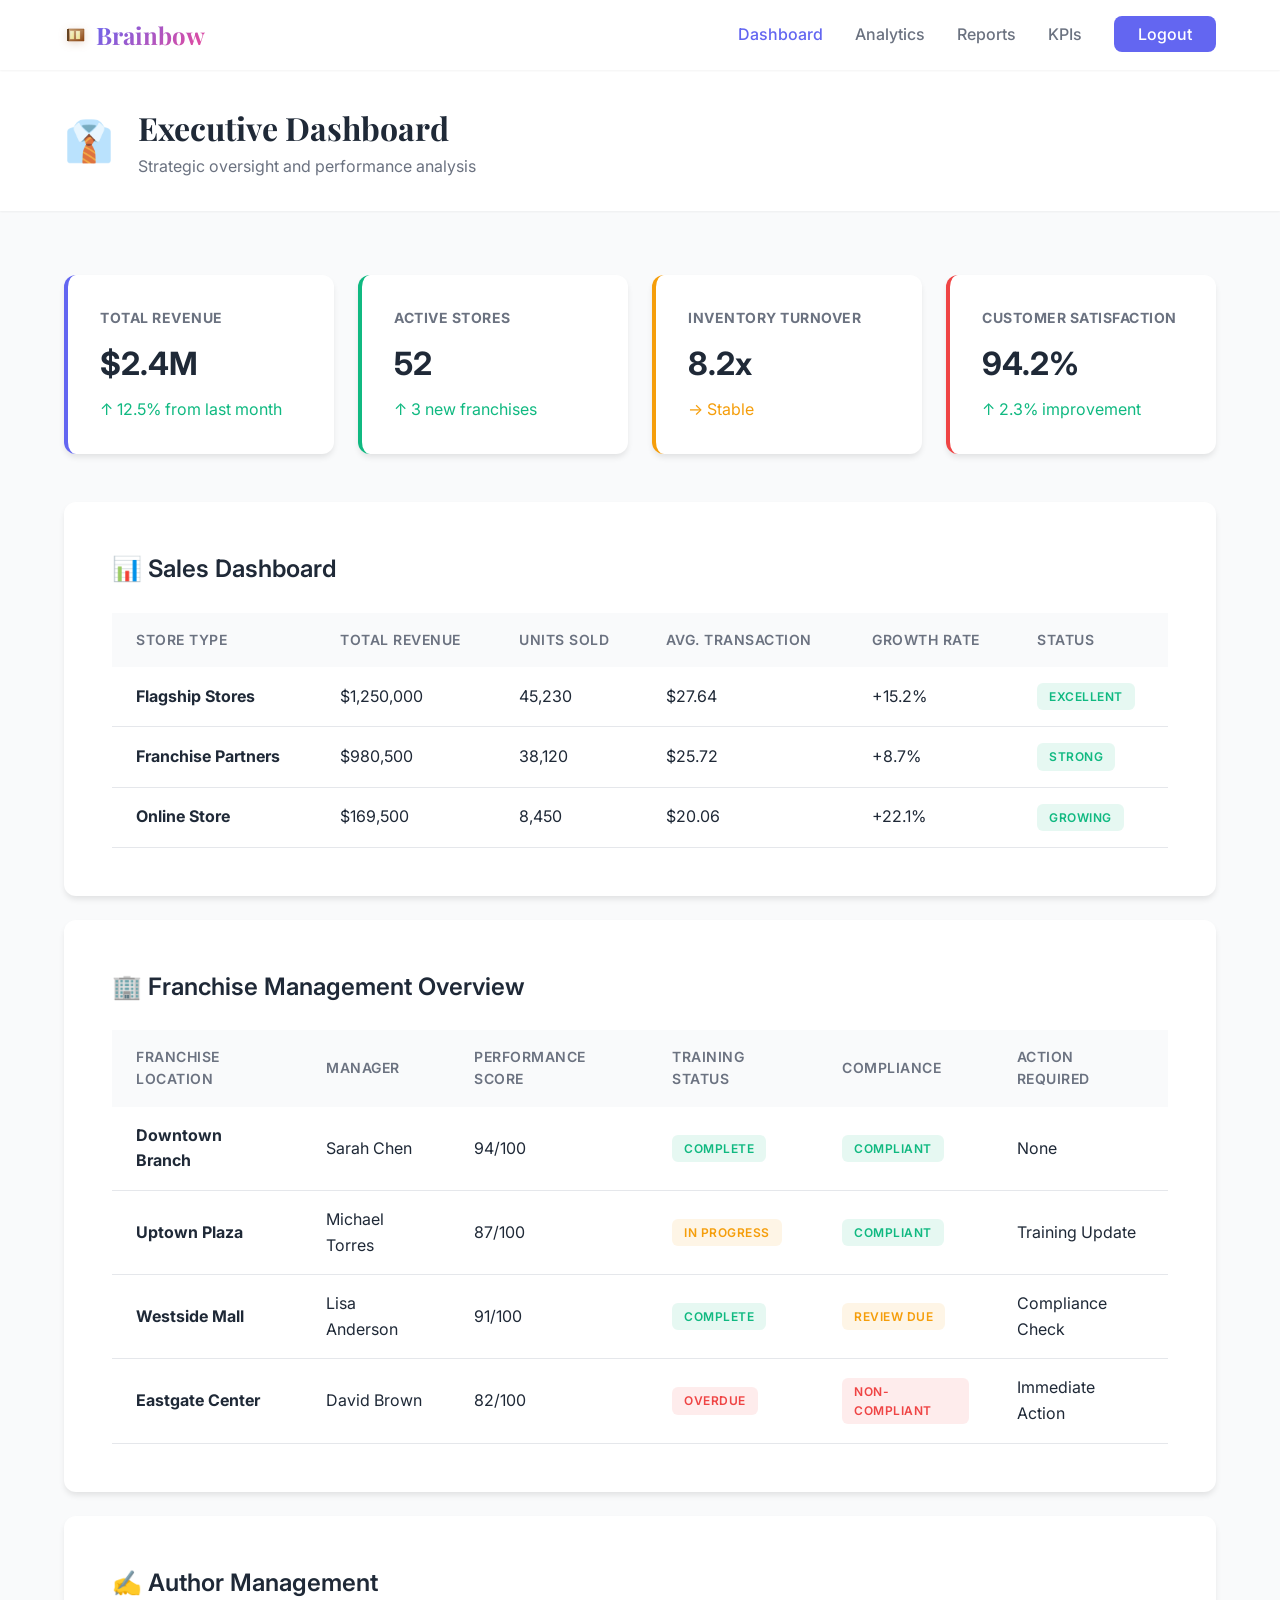
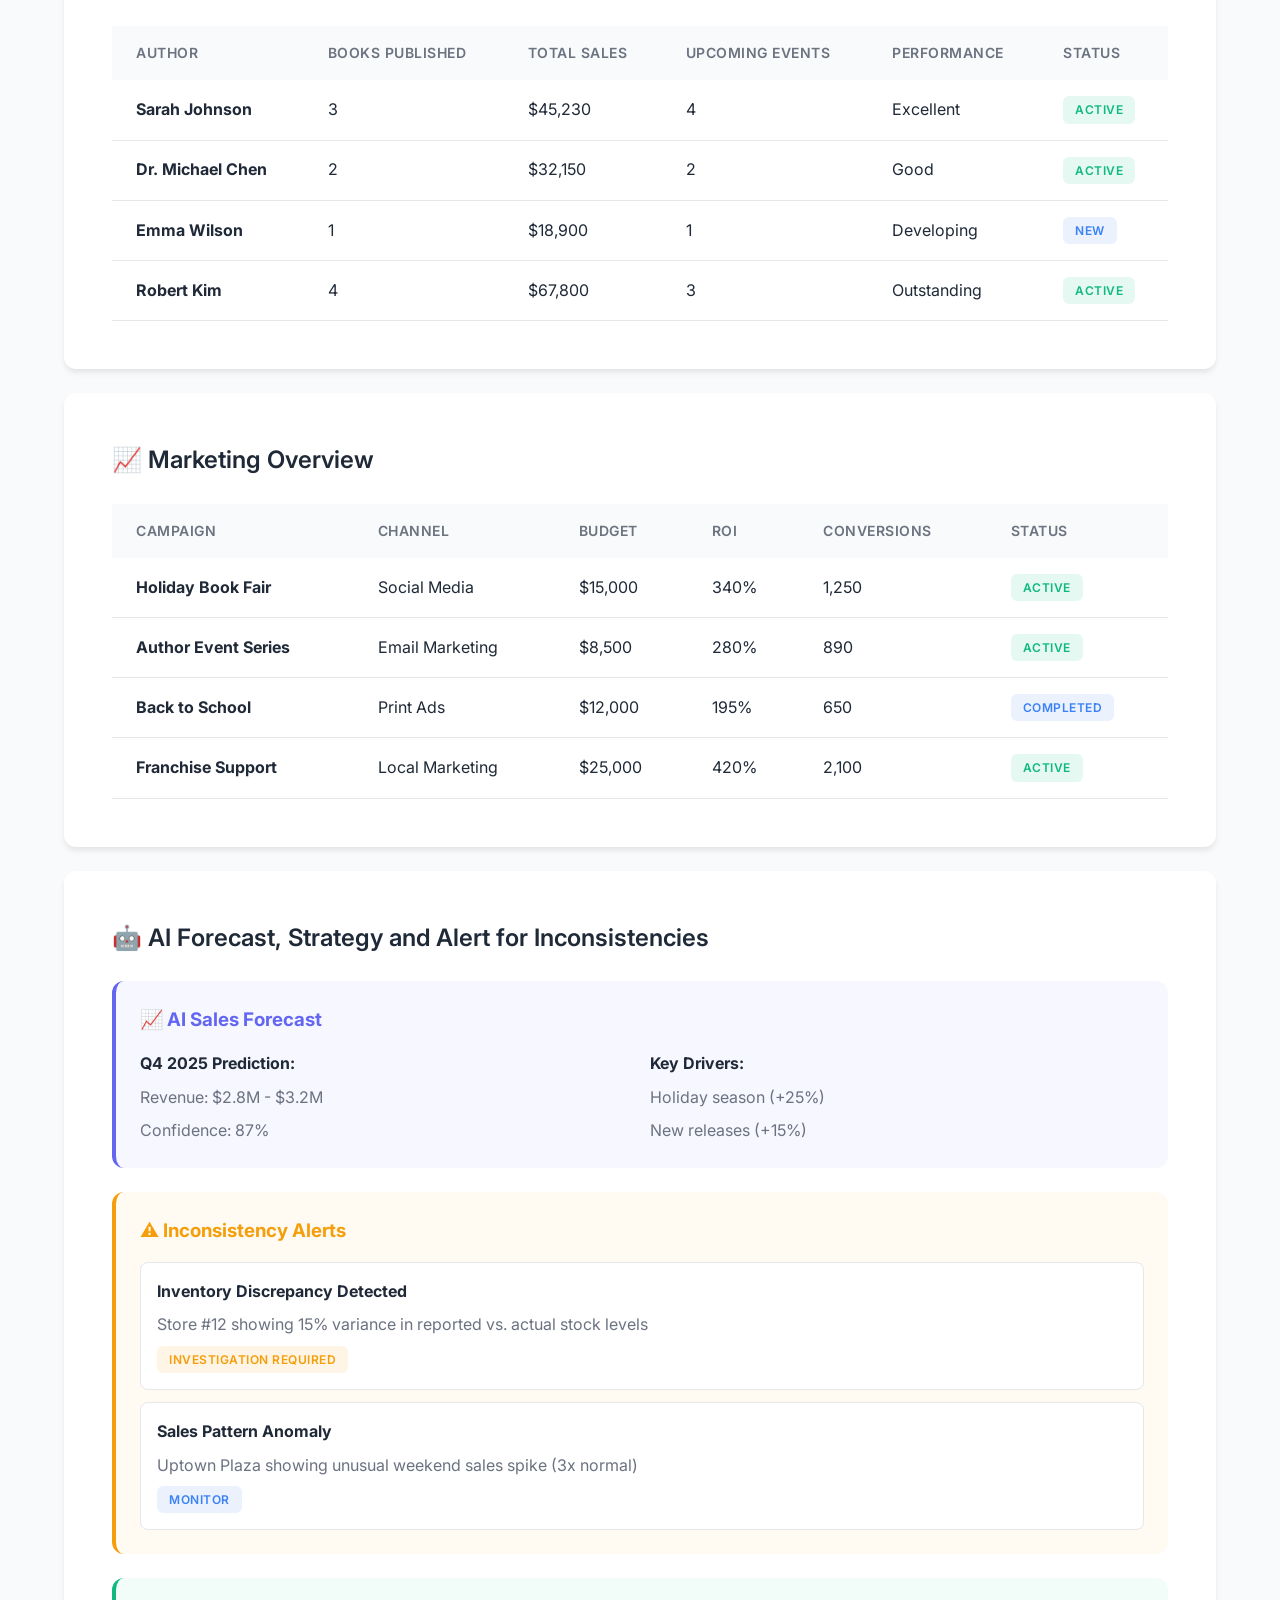
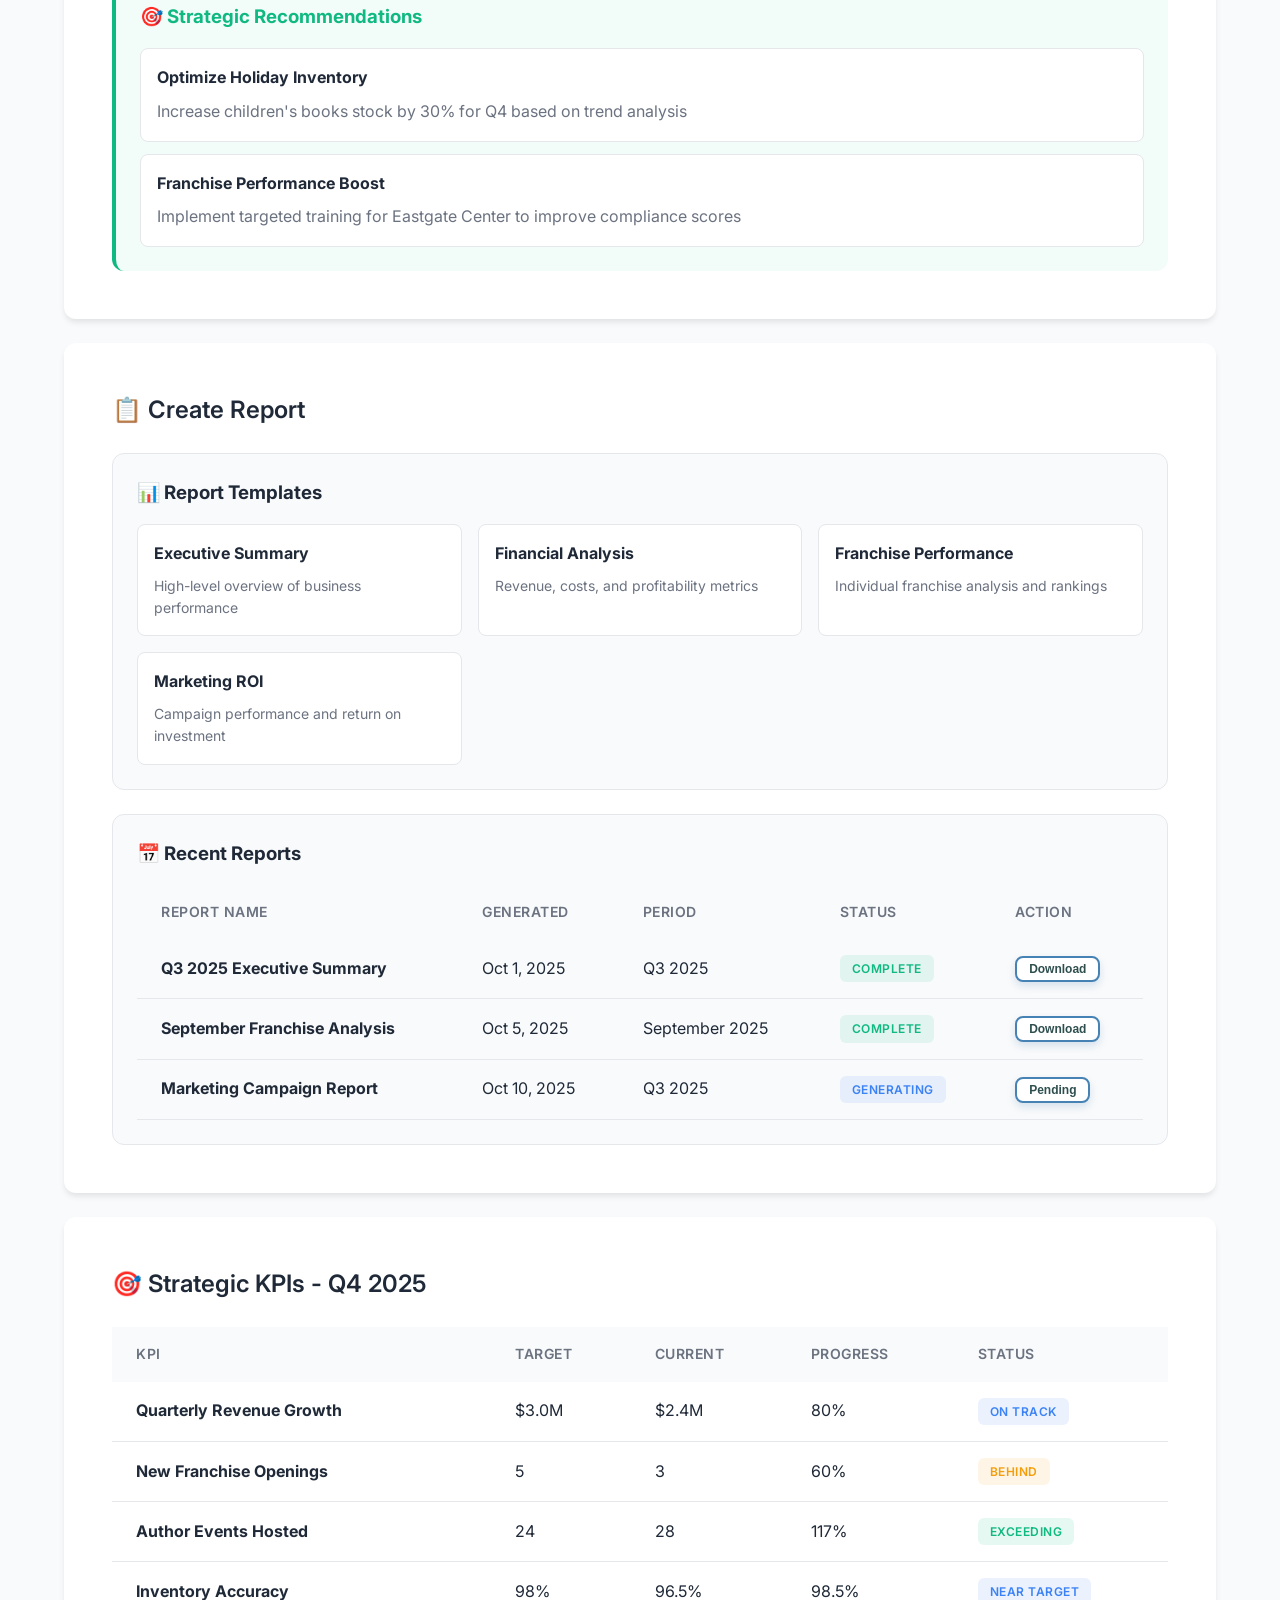
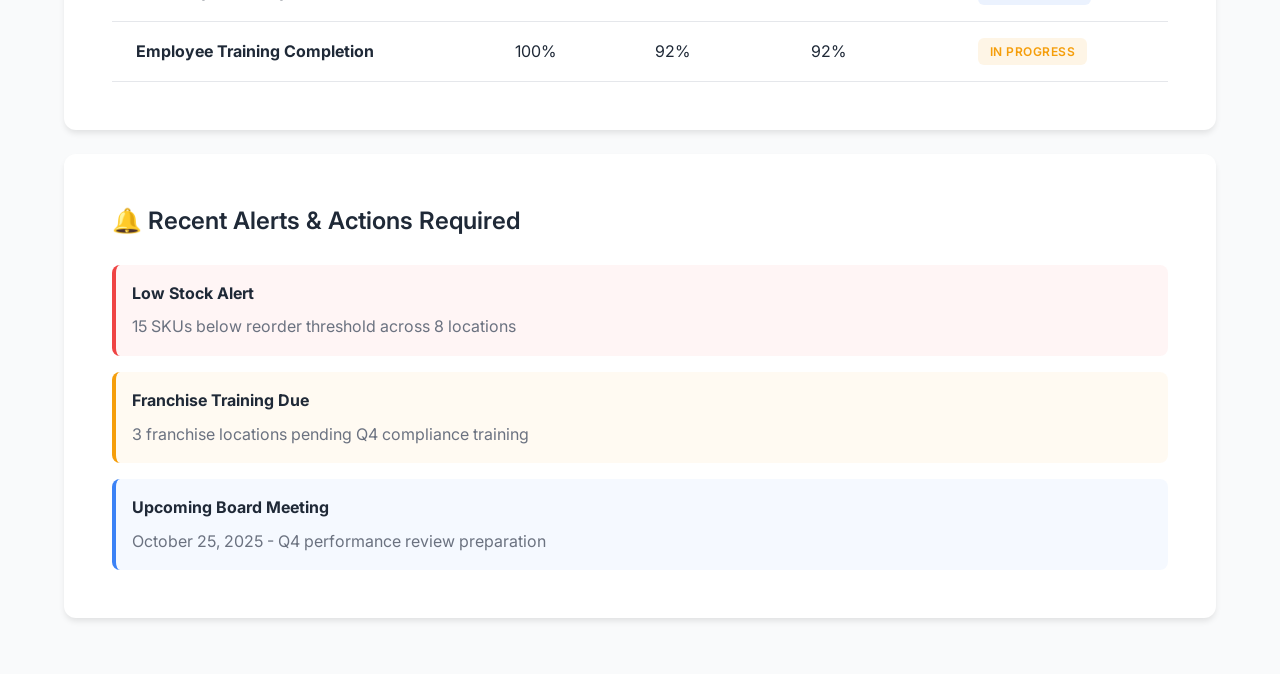
<file: executive-dashboard.html>
<!DOCTYPE html>
<html lang="en">
<head>
    <meta charset="UTF-8">
    <meta name="viewport" content="width=device-width, initial-scale=1.0">
    <title>Executive Dashboard - Brainbow</title>
    <link rel="stylesheet" href="styles.css">
    <link rel="preconnect" href="https://fonts.googleapis.com">
    <link rel="preconnect" href="https://fonts.gstatic.com" crossorigin>
    <link href="https://fonts.googleapis.com/css2?family=Inter:wght@300;400;500;600;700&family=Playfair+Display:wght@600;700&display=swap" rel="stylesheet">
</head>
<body>
    <!-- Navigation -->
    <nav class="navbar">
        <div class="container">
            <div class="nav-brand">
                <div class="logo">
                    <svg class="book-icon" viewBox="0 0 24 24" width="24" height="24">
                        <defs>
                            <linearGradient id="bookGradient" x1="0%" y1="0%" x2="100%" y2="100%">
                                <stop offset="0%" style="stop-color:#D2B48C;stop-opacity:1" />
                                <stop offset="100%" style="stop-color:#8B4513;stop-opacity:1" />
                            </linearGradient>
                            <linearGradient id="pageGradient" x1="0%" y1="0%" x2="100%" y2="100%">
                                <stop offset="0%" style="stop-color:#F5F5DC;stop-opacity:1" />
                                <stop offset="100%" style="stop-color:#F0E68C;stop-opacity:1" />
                            </linearGradient>
                        </defs>
                        <!-- Book cover -->
                        <path d="M4 6 L20 6 L20 18 L4 18 Z" fill="url(#bookGradient)" stroke="#8B4513" stroke-width="0.5"/>
                        <!-- Book spine -->
                        <path d="M4 6 L4 18" stroke="#654321" stroke-width="2"/>
                        <!-- Left page -->
                        <path d="M6 8 L10 8 L10 16 L6 16 Z" fill="url(#pageGradient)" stroke="#D2B48C" stroke-width="0.3"/>
                        <!-- Right page -->
                        <path d="M12 8 L16 8 L16 16 L12 16 Z" fill="url(#pageGradient)" stroke="#D2B48C" stroke-width="0.3"/>
                        <!-- Page lines -->
                        <line x1="6" y1="10" x2="10" y2="10" stroke="#D2B48C" stroke-width="0.2" opacity="0.6"/>
                        <line x1="6" y1="12" x2="10" y2="12" stroke="#D2B48C" stroke-width="0.2" opacity="0.6"/>
                        <line x1="6" y1="14" x2="10" y2="14" stroke="#D2B48C" stroke-width="0.2" opacity="0.6"/>
                        <line x1="12" y1="10" x2="16" y2="10" stroke="#D2B48C" stroke-width="0.2" opacity="0.6"/>
                        <line x1="12" y1="12" x2="16" y2="12" stroke="#D2B48C" stroke-width="0.2" opacity="0.6"/>
                        <line x1="12" y1="14" x2="16" y2="14" stroke="#D2B48C" stroke-width="0.2" opacity="0.6"/>
                    </svg>
                    <span class="brand-text">Brainbow</span>
                </div>
            </div>
            <ul class="nav-menu">
                <li><a href="executive-dashboard.html" class="active">Dashboard</a></li>
                <li><a href="#analytics">Analytics</a></li>
                <li><a href="#reports">Reports</a></li>
                <li><a href="#kpis">KPIs</a></li>
                <li><a href="index.html" class="btn-login">Logout</a></li>
            </ul>
            <div class="hamburger">
                <span></span>
                <span></span>
                <span></span>
            </div>
        </div>
    </nav>

    <div class="dashboard">
        <div class="dashboard-header">
            <div class="container">
                <div class="dashboard-title">
                    <span class="dashboard-icon">👔</span>
                    <div>
                        <h1>Executive Dashboard</h1>
                        <p style="color: #6b7280; margin: 0;">Strategic oversight and performance analysis</p>
                    </div>
                </div>
            </div>
        </div>

        <div class="dashboard-content">
            <div class="container">
                <!-- Key Metrics -->
                <div class="dashboard-grid">
                    <div class="stat-card">
                        <h3>Total Revenue</h3>
                        <div class="stat-value">$2.4M</div>
                        <p style="color: #10b981; margin-top: 0.5rem;">↑ 12.5% from last month</p>
                    </div>
                    <div class="stat-card success">
                        <h3>Active Stores</h3>
                        <div class="stat-value">52</div>
                        <p style="color: #10b981; margin-top: 0.5rem;">↑ 3 new franchises</p>
                    </div>
                    <div class="stat-card warning">
                        <h3>Inventory Turnover</h3>
                        <div class="stat-value">8.2x</div>
                        <p style="color: #f59e0b; margin-top: 0.5rem;">→ Stable</p>
                    </div>
                    <div class="stat-card danger">
                        <h3>Customer Satisfaction</h3>
                        <div class="stat-value">94.2%</div>
                        <p style="color: #10b981; margin-top: 0.5rem;">↑ 2.3% improvement</p>
                    </div>
                </div>

                <!-- Sales Dashboard -->
                <div class="content-card">
                    <h2>📊 Sales Dashboard</h2>
                    <div class="table-wrapper">
                        <table>
                            <thead>
                                <tr>
                                    <th>Store Type</th>
                                    <th>Total Revenue</th>
                                    <th>Units Sold</th>
                                    <th>Avg. Transaction</th>
                                    <th>Growth Rate</th>
                                    <th>Status</th>
                                </tr>
                            </thead>
                            <tbody>
                                <tr>
                                    <td><strong>Flagship Stores</strong></td>
                                    <td>$1,250,000</td>
                                    <td>45,230</td>
                                    <td>$27.64</td>
                                    <td>+15.2%</td>
                                    <td><span class="badge badge-success">Excellent</span></td>
                                </tr>
                                <tr>
                                    <td><strong>Franchise Partners</strong></td>
                                    <td>$980,500</td>
                                    <td>38,120</td>
                                    <td>$25.72</td>
                                    <td>+8.7%</td>
                                    <td><span class="badge badge-success">Strong</span></td>
                                </tr>
                                <tr>
                                    <td><strong>Online Store</strong></td>
                                    <td>$169,500</td>
                                    <td>8,450</td>
                                    <td>$20.06</td>
                                    <td>+22.1%</td>
                                    <td><span class="badge badge-success">Growing</span></td>
                                </tr>
                            </tbody>
                        </table>
                    </div>
                </div>

                <!-- Franchise Management Overview -->
                <div class="content-card">
                    <h2>🏢 Franchise Management Overview</h2>
                    <div class="table-wrapper">
                        <table>
                            <thead>
                                <tr>
                                    <th>Franchise Location</th>
                                    <th>Manager</th>
                                    <th>Performance Score</th>
                                    <th>Training Status</th>
                                    <th>Compliance</th>
                                    <th>Action Required</th>
                                </tr>
                            </thead>
                            <tbody>
                                <tr>
                                    <td><strong>Downtown Branch</strong></td>
                                    <td>Sarah Chen</td>
                                    <td>94/100</td>
                                    <td><span class="badge badge-success">Complete</span></td>
                                    <td><span class="badge badge-success">Compliant</span></td>
                                    <td>None</td>
                                </tr>
                                <tr>
                                    <td><strong>Uptown Plaza</strong></td>
                                    <td>Michael Torres</td>
                                    <td>87/100</td>
                                    <td><span class="badge badge-warning">In Progress</span></td>
                                    <td><span class="badge badge-success">Compliant</span></td>
                                    <td>Training Update</td>
                                </tr>
                                <tr>
                                    <td><strong>Westside Mall</strong></td>
                                    <td>Lisa Anderson</td>
                                    <td>91/100</td>
                                    <td><span class="badge badge-success">Complete</span></td>
                                    <td><span class="badge badge-warning">Review Due</span></td>
                                    <td>Compliance Check</td>
                                </tr>
                                <tr>
                                    <td><strong>Eastgate Center</strong></td>
                                    <td>David Brown</td>
                                    <td>82/100</td>
                                    <td><span class="badge badge-danger">Overdue</span></td>
                                    <td><span class="badge badge-danger">Non-Compliant</span></td>
                                    <td>Immediate Action</td>
                                </tr>
                            </tbody>
                        </table>
                    </div>
                </div>

                <!-- Author Management -->
                <div class="content-card">
                    <h2>✍️ Author Management</h2>
                    <div class="table-wrapper">
                        <table>
                            <thead>
                                <tr>
                                    <th>Author</th>
                                    <th>Books Published</th>
                                    <th>Total Sales</th>
                                    <th>Upcoming Events</th>
                                    <th>Performance</th>
                                    <th>Status</th>
                                </tr>
                            </thead>
                            <tbody>
                                <tr>
                                    <td><strong>Sarah Johnson</strong></td>
                                    <td>3</td>
                                    <td>$45,230</td>
                                    <td>4</td>
                                    <td>Excellent</td>
                                    <td><span class="badge badge-success">Active</span></td>
                                </tr>
                                <tr>
                                    <td><strong>Dr. Michael Chen</strong></td>
                                    <td>2</td>
                                    <td>$32,150</td>
                                    <td>2</td>
                                    <td>Good</td>
                                    <td><span class="badge badge-success">Active</span></td>
                                </tr>
                                <tr>
                                    <td><strong>Emma Wilson</strong></td>
                                    <td>1</td>
                                    <td>$18,900</td>
                                    <td>1</td>
                                    <td>Developing</td>
                                    <td><span class="badge badge-info">New</span></td>
                                </tr>
                                <tr>
                                    <td><strong>Robert Kim</strong></td>
                                    <td>4</td>
                                    <td>$67,800</td>
                                    <td>3</td>
                                    <td>Outstanding</td>
                                    <td><span class="badge badge-success">Active</span></td>
                                </tr>
                            </tbody>
                        </table>
                    </div>
                </div>

                <!-- Marketing Overview -->
                <div class="content-card">
                    <h2>📈 Marketing Overview</h2>
                    <div class="table-wrapper">
                        <table>
                            <thead>
                                <tr>
                                    <th>Campaign</th>
                                    <th>Channel</th>
                                    <th>Budget</th>
                                    <th>ROI</th>
                                    <th>Conversions</th>
                                    <th>Status</th>
                                </tr>
                            </thead>
                            <tbody>
                                <tr>
                                    <td><strong>Holiday Book Fair</strong></td>
                                    <td>Social Media</td>
                                    <td>$15,000</td>
                                    <td>340%</td>
                                    <td>1,250</td>
                                    <td><span class="badge badge-success">Active</span></td>
                                </tr>
                                <tr>
                                    <td><strong>Author Event Series</strong></td>
                                    <td>Email Marketing</td>
                                    <td>$8,500</td>
                                    <td>280%</td>
                                    <td>890</td>
                                    <td><span class="badge badge-success">Active</span></td>
                                </tr>
                                <tr>
                                    <td><strong>Back to School</strong></td>
                                    <td>Print Ads</td>
                                    <td>$12,000</td>
                                    <td>195%</td>
                                    <td>650</td>
                                    <td><span class="badge badge-info">Completed</span></td>
                                </tr>
                                <tr>
                                    <td><strong>Franchise Support</strong></td>
                                    <td>Local Marketing</td>
                                    <td>$25,000</td>
                                    <td>420%</td>
                                    <td>2,100</td>
                                    <td><span class="badge badge-success">Active</span></td>
                                </tr>
                            </tbody>
                        </table>
                    </div>
                </div>

                <!-- AI Forecast, Strategy and Alert for Inconsistencies -->
                <div class="content-card">
                    <h2>🤖 AI Forecast, Strategy and Alert for Inconsistencies</h2>
                    <div style="display: grid; gap: 1.5rem;">
                        <div style="padding: 1.5rem; background: rgba(99, 102, 241, 0.05); border-left: 4px solid #6366f1; border-radius: 0.75rem;">
                            <h3 style="margin: 0 0 1rem 0; color: #6366f1;">📈 AI Sales Forecast</h3>
                            <div style="display: grid; grid-template-columns: repeat(auto-fit, minmax(200px, 1fr)); gap: 1rem;">
                                <div>
                                    <strong>Q4 2025 Prediction:</strong>
                                    <p style="margin: 0.5rem 0; color: #6b7280;">Revenue: $2.8M - $3.2M</p>
                                    <p style="margin: 0; color: #6b7280;">Confidence: 87%</p>
                                </div>
                                <div>
                                    <strong>Key Drivers:</strong>
                                    <p style="margin: 0.5rem 0; color: #6b7280;">Holiday season (+25%)</p>
                                    <p style="margin: 0; color: #6b7280;">New releases (+15%)</p>
                                </div>
                            </div>
                        </div>
                        
                        <div style="padding: 1.5rem; background: rgba(245, 158, 11, 0.05); border-left: 4px solid #f59e0b; border-radius: 0.75rem;">
                            <h3 style="margin: 0 0 1rem 0; color: #f59e0b;">⚠️ Inconsistency Alerts</h3>
                            <div style="display: grid; gap: 0.75rem;">
                                <div style="padding: 1rem; background: white; border-radius: 0.5rem; border: 1px solid #e5e7eb;">
                                    <strong>Inventory Discrepancy Detected</strong>
                                    <p style="margin: 0.5rem 0 0 0; color: #6b7280;">Store #12 showing 15% variance in reported vs. actual stock levels</p>
                                    <span class="badge badge-warning" style="margin-top: 0.5rem; display: inline-block;">Investigation Required</span>
                                </div>
                                <div style="padding: 1rem; background: white; border-radius: 0.5rem; border: 1px solid #e5e7eb;">
                                    <strong>Sales Pattern Anomaly</strong>
                                    <p style="margin: 0.5rem 0 0 0; color: #6b7280;">Uptown Plaza showing unusual weekend sales spike (3x normal)</p>
                                    <span class="badge badge-info" style="margin-top: 0.5rem; display: inline-block;">Monitor</span>
                                </div>
                            </div>
                        </div>
                        
                        <div style="padding: 1.5rem; background: rgba(16, 185, 129, 0.05); border-left: 4px solid #10b981; border-radius: 0.75rem;">
                            <h3 style="margin: 0 0 1rem 0; color: #10b981;">🎯 Strategic Recommendations</h3>
                            <div style="display: grid; gap: 0.75rem;">
                                <div style="padding: 1rem; background: white; border-radius: 0.5rem; border: 1px solid #e5e7eb;">
                                    <strong>Optimize Holiday Inventory</strong>
                                    <p style="margin: 0.5rem 0 0 0; color: #6b7280;">Increase children's books stock by 30% for Q4 based on trend analysis</p>
                                </div>
                                <div style="padding: 1rem; background: white; border-radius: 0.5rem; border: 1px solid #e5e7eb;">
                                    <strong>Franchise Performance Boost</strong>
                                    <p style="margin: 0.5rem 0 0 0; color: #6b7280;">Implement targeted training for Eastgate Center to improve compliance scores</p>
                                </div>
                            </div>
                        </div>
                    </div>
                </div>

                <!-- Create Report -->
                <div class="content-card">
                    <h2>📋 Create Report</h2>
                    <div style="display: grid; gap: 1.5rem;">
                        <div style="padding: 1.5rem; background: #f9fafb; border-radius: 0.75rem; border: 1px solid #e5e7eb;">
                            <h3 style="margin: 0 0 1rem 0;">📊 Report Templates</h3>
                            <div style="display: grid; grid-template-columns: repeat(auto-fit, minmax(250px, 1fr)); gap: 1rem;">
                                <div style="padding: 1rem; background: white; border-radius: 0.5rem; border: 1px solid #e5e7eb; cursor: pointer;" onclick="showNotification('Generating Executive Summary Report...', 'info')">
                                    <h4 style="margin: 0 0 0.5rem 0;">Executive Summary</h4>
                                    <p style="margin: 0; color: #6b7280; font-size: 0.875rem;">High-level overview of business performance</p>
                                </div>
                                <div style="padding: 1rem; background: white; border-radius: 0.5rem; border: 1px solid #e5e7eb; cursor: pointer;" onclick="showNotification('Generating Financial Report...', 'info')">
                                    <h4 style="margin: 0 0 0.5rem 0;">Financial Analysis</h4>
                                    <p style="margin: 0; color: #6b7280; font-size: 0.875rem;">Revenue, costs, and profitability metrics</p>
                                </div>
                                <div style="padding: 1rem; background: white; border-radius: 0.5rem; border: 1px solid #e5e7eb; cursor: pointer;" onclick="showNotification('Generating Franchise Report...', 'info')">
                                    <h4 style="margin: 0 0 0.5rem 0;">Franchise Performance</h4>
                                    <p style="margin: 0; color: #6b7280; font-size: 0.875rem;">Individual franchise analysis and rankings</p>
                                </div>
                                <div style="padding: 1rem; background: white; border-radius: 0.5rem; border: 1px solid #e5e7eb; cursor: pointer;" onclick="showNotification('Generating Marketing Report...', 'info')">
                                    <h4 style="margin: 0 0 0.5rem 0;">Marketing ROI</h4>
                                    <p style="margin: 0; color: #6b7280; font-size: 0.875rem;">Campaign performance and return on investment</p>
                                </div>
                            </div>
                        </div>
                        
                        <div style="padding: 1.5rem; background: #f9fafb; border-radius: 0.75rem; border: 1px solid #e5e7eb;">
                            <h3 style="margin: 0 0 1rem 0;">📅 Recent Reports</h3>
                            <div class="table-wrapper">
                                <table>
                                    <thead>
                                        <tr>
                                            <th>Report Name</th>
                                            <th>Generated</th>
                                            <th>Period</th>
                                            <th>Status</th>
                                            <th>Action</th>
                                        </tr>
                                    </thead>
                                    <tbody>
                                        <tr>
                                            <td><strong>Q3 2025 Executive Summary</strong></td>
                                            <td>Oct 1, 2025</td>
                                            <td>Q3 2025</td>
                                            <td><span class="badge badge-success">Complete</span></td>
                                            <td><button class="btn btn-secondary" style="padding: 0.25rem 0.75rem; font-size: 0.75rem;">Download</button></td>
                                        </tr>
                                        <tr>
                                            <td><strong>September Franchise Analysis</strong></td>
                                            <td>Oct 5, 2025</td>
                                            <td>September 2025</td>
                                            <td><span class="badge badge-success">Complete</span></td>
                                            <td><button class="btn btn-secondary" style="padding: 0.25rem 0.75rem; font-size: 0.75rem;">Download</button></td>
                                        </tr>
                                        <tr>
                                            <td><strong>Marketing Campaign Report</strong></td>
                                            <td>Oct 10, 2025</td>
                                            <td>Q3 2025</td>
                                            <td><span class="badge badge-info">Generating</span></td>
                                            <td><button class="btn btn-secondary" style="padding: 0.25rem 0.75rem; font-size: 0.75rem;" disabled>Pending</button></td>
                                        </tr>
                                    </tbody>
                                </table>
                            </div>
                        </div>
                    </div>
                </div>

                <!-- Strategic KPIs -->
                <div class="content-card">
                    <h2>🎯 Strategic KPIs - Q4 2025</h2>
                    <div class="table-wrapper">
                        <table>
                            <thead>
                                <tr>
                                    <th>KPI</th>
                                    <th>Target</th>
                                    <th>Current</th>
                                    <th>Progress</th>
                                    <th>Status</th>
                                </tr>
                            </thead>
                            <tbody>
                                <tr>
                                    <td><strong>Quarterly Revenue Growth</strong></td>
                                    <td>$3.0M</td>
                                    <td>$2.4M</td>
                                    <td>80%</td>
                                    <td><span class="badge badge-info">On Track</span></td>
                                </tr>
                                <tr>
                                    <td><strong>New Franchise Openings</strong></td>
                                    <td>5</td>
                                    <td>3</td>
                                    <td>60%</td>
                                    <td><span class="badge badge-warning">Behind</span></td>
                                </tr>
                                <tr>
                                    <td><strong>Author Events Hosted</strong></td>
                                    <td>24</td>
                                    <td>28</td>
                                    <td>117%</td>
                                    <td><span class="badge badge-success">Exceeding</span></td>
                                </tr>
                                <tr>
                                    <td><strong>Inventory Accuracy</strong></td>
                                    <td>98%</td>
                                    <td>96.5%</td>
                                    <td>98.5%</td>
                                    <td><span class="badge badge-info">Near Target</span></td>
                                </tr>
                                <tr>
                                    <td><strong>Employee Training Completion</strong></td>
                                    <td>100%</td>
                                    <td>92%</td>
                                    <td>92%</td>
                                    <td><span class="badge badge-warning">In Progress</span></td>
                                </tr>
                            </tbody>
                        </table>
                    </div>
                </div>

                <!-- Recent Alerts & Actions -->
                <div class="content-card">
                    <h2>🔔 Recent Alerts & Actions Required</h2>
                    <div style="display: grid; gap: 1rem;">
                        <div style="padding: 1rem; background: rgba(239, 68, 68, 0.05); border-left: 4px solid #ef4444; border-radius: 0.5rem;">
                            <strong>Low Stock Alert</strong>
                            <p style="margin: 0.5rem 0 0 0; color: #6b7280;">15 SKUs below reorder threshold across 8 locations</p>
                        </div>
                        <div style="padding: 1rem; background: rgba(245, 158, 11, 0.05); border-left: 4px solid #f59e0b; border-radius: 0.5rem;">
                            <strong>Franchise Training Due</strong>
                            <p style="margin: 0.5rem 0 0 0; color: #6b7280;">3 franchise locations pending Q4 compliance training</p>
                        </div>
                        <div style="padding: 1rem; background: rgba(59, 130, 246, 0.05); border-left: 4px solid #3b82f6; border-radius: 0.5rem;">
                            <strong>Upcoming Board Meeting</strong>
                            <p style="margin: 0.5rem 0 0 0; color: #6b7280;">October 25, 2025 - Q4 performance review preparation</p>
                        </div>
                    </div>
                </div>
            </div>
        </div>
    </div>

    <script src="script.js"></script>
</body>
</html>
</file>
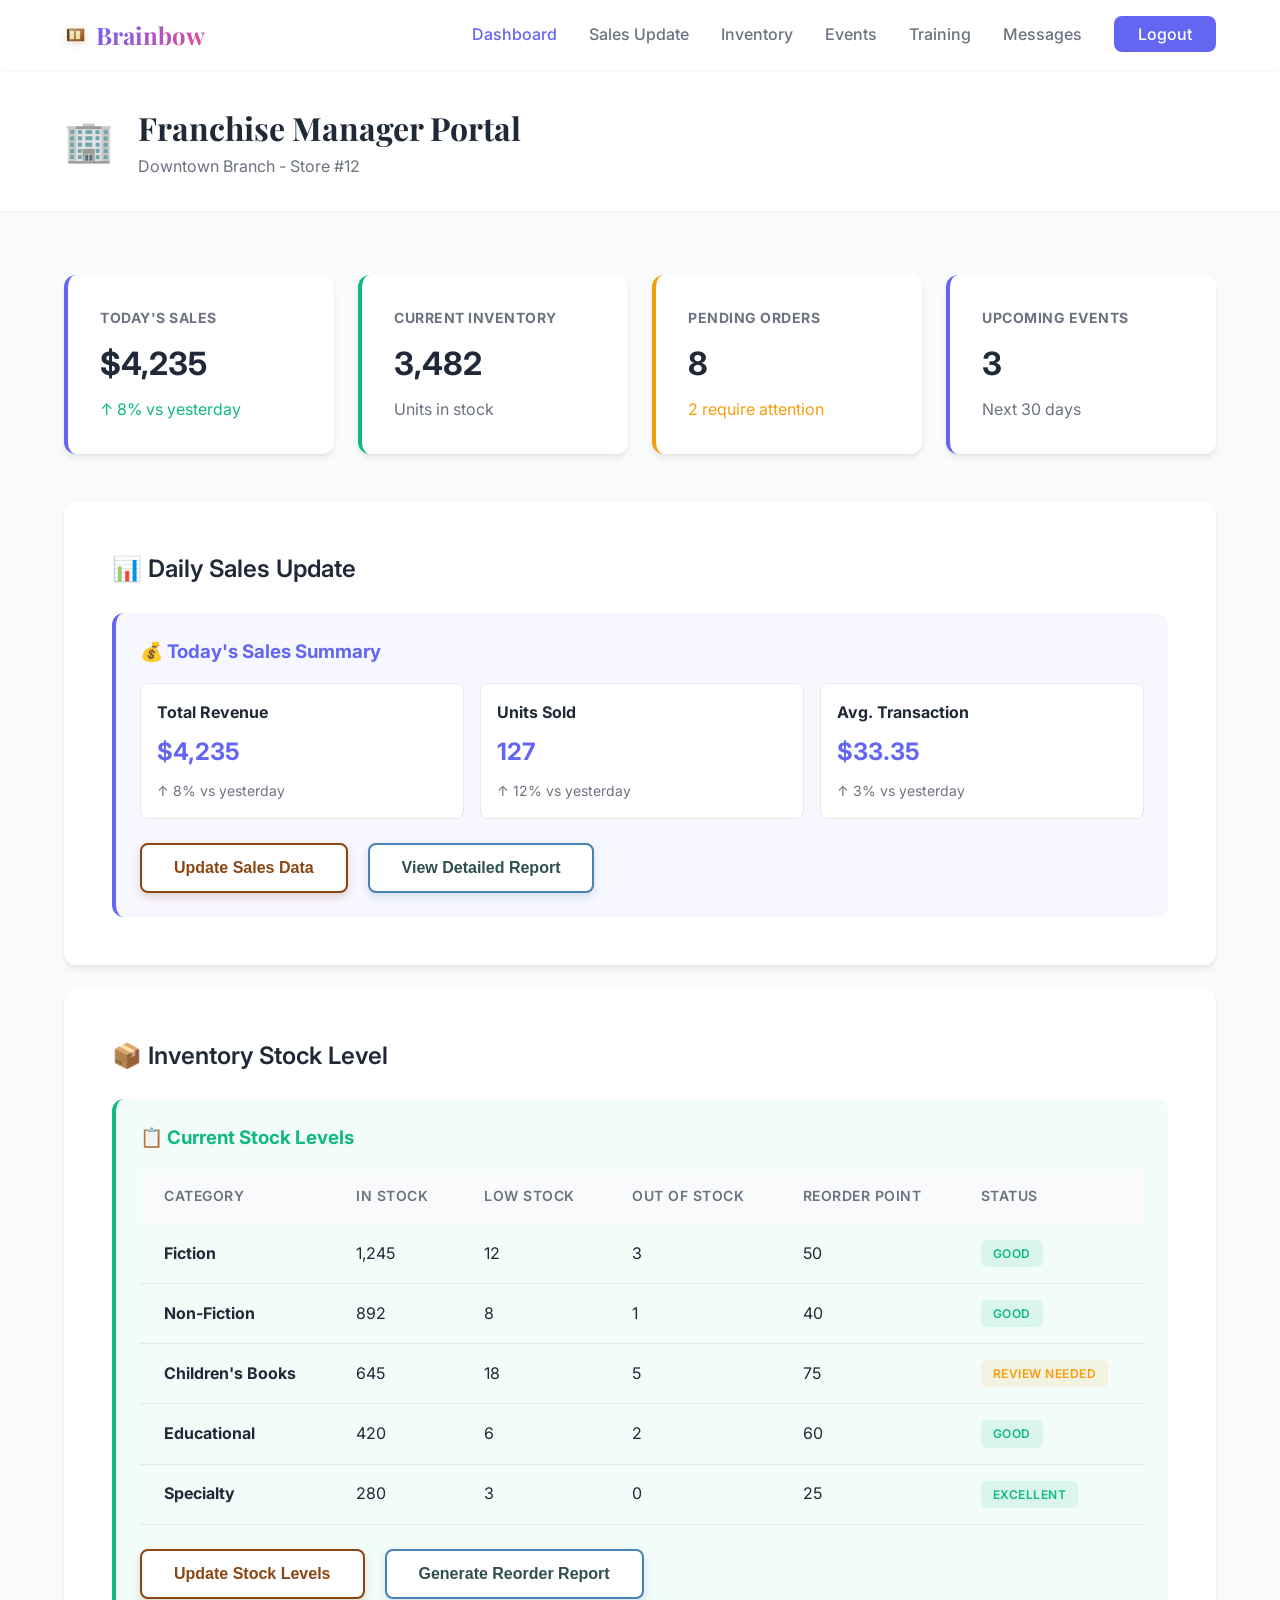
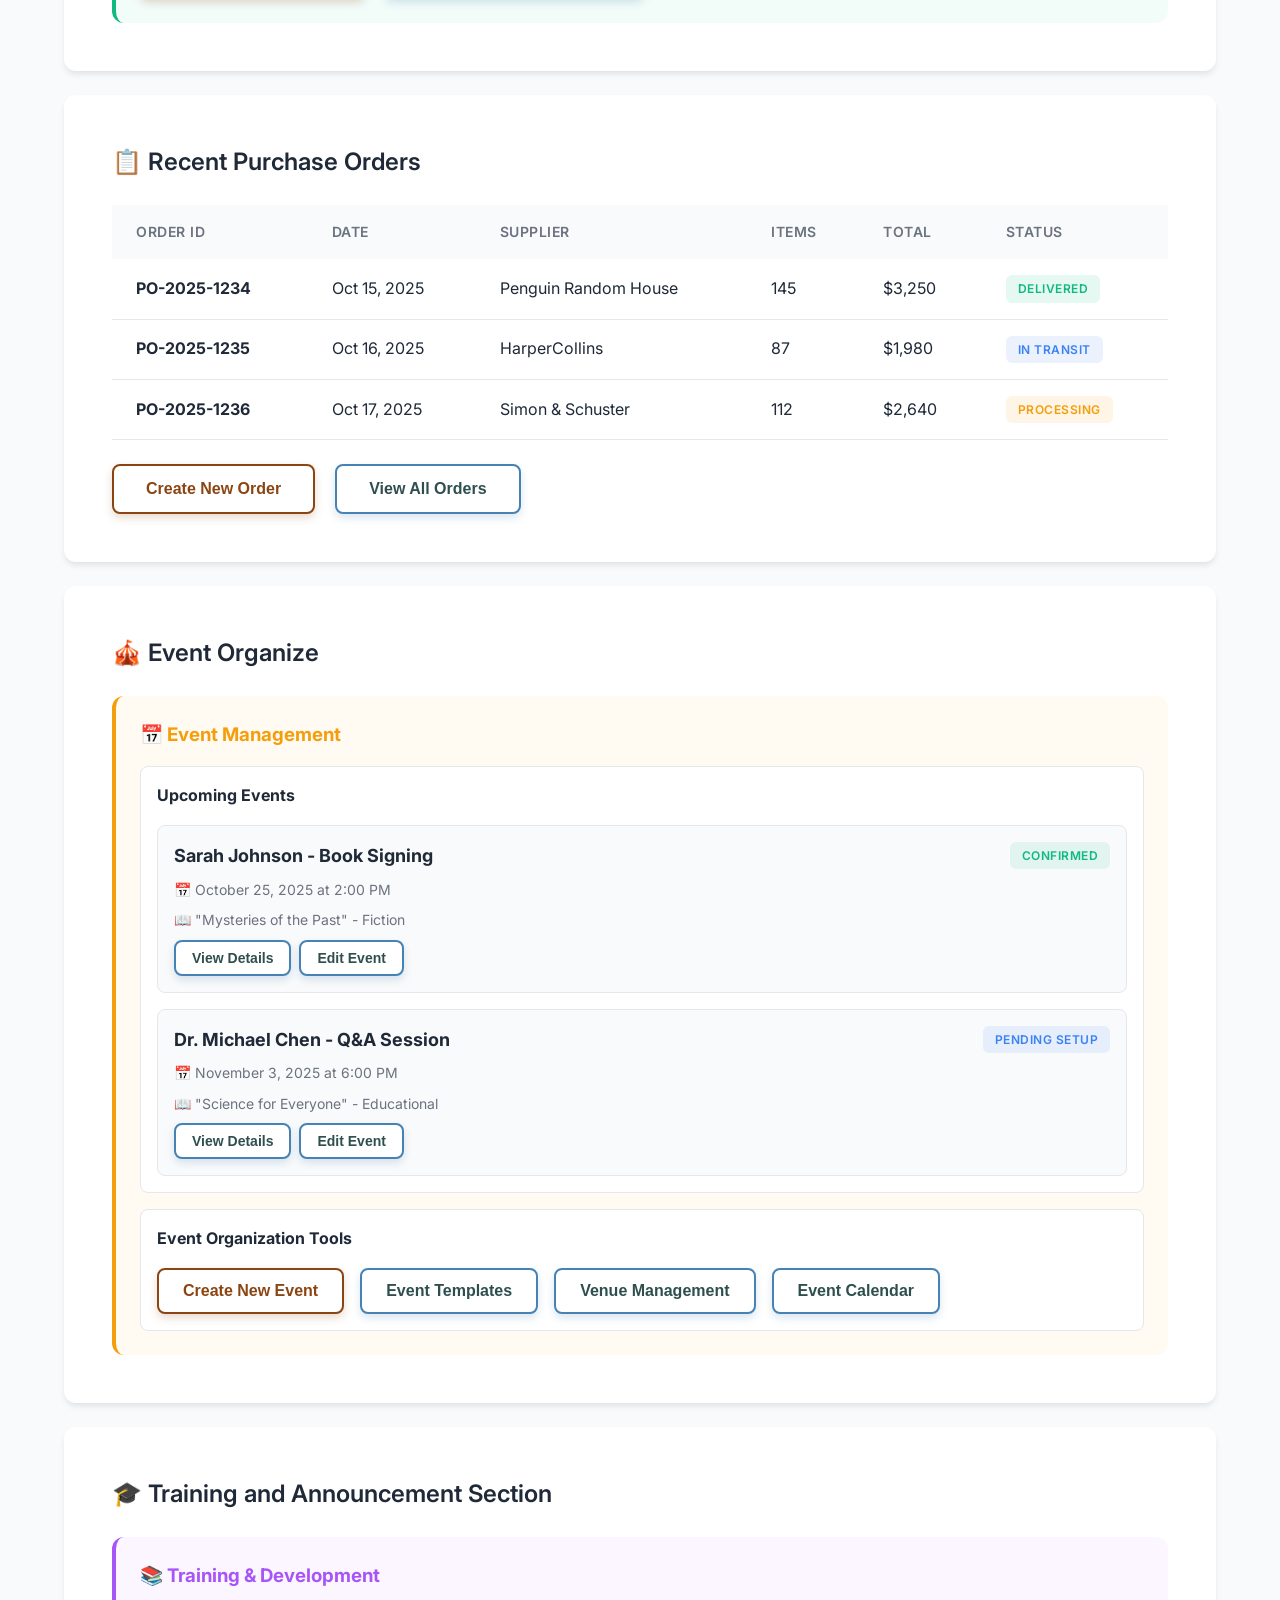
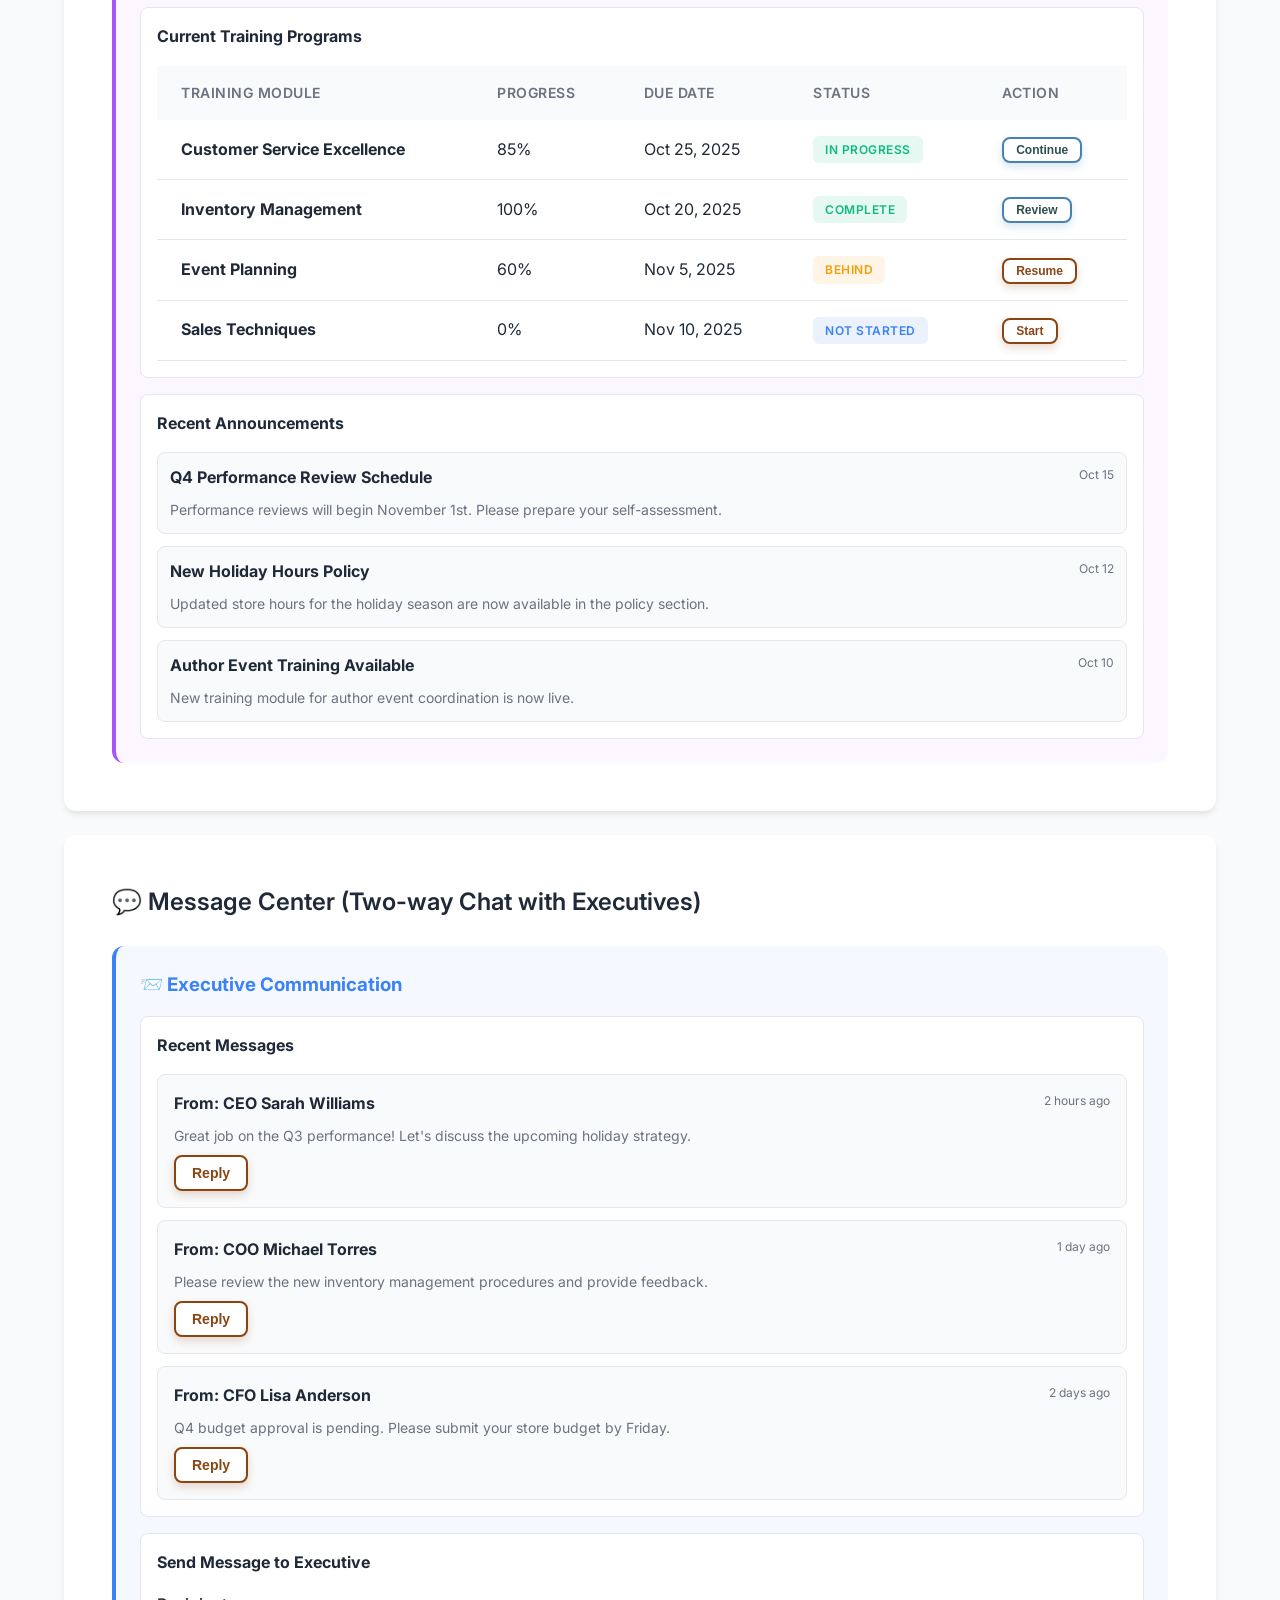
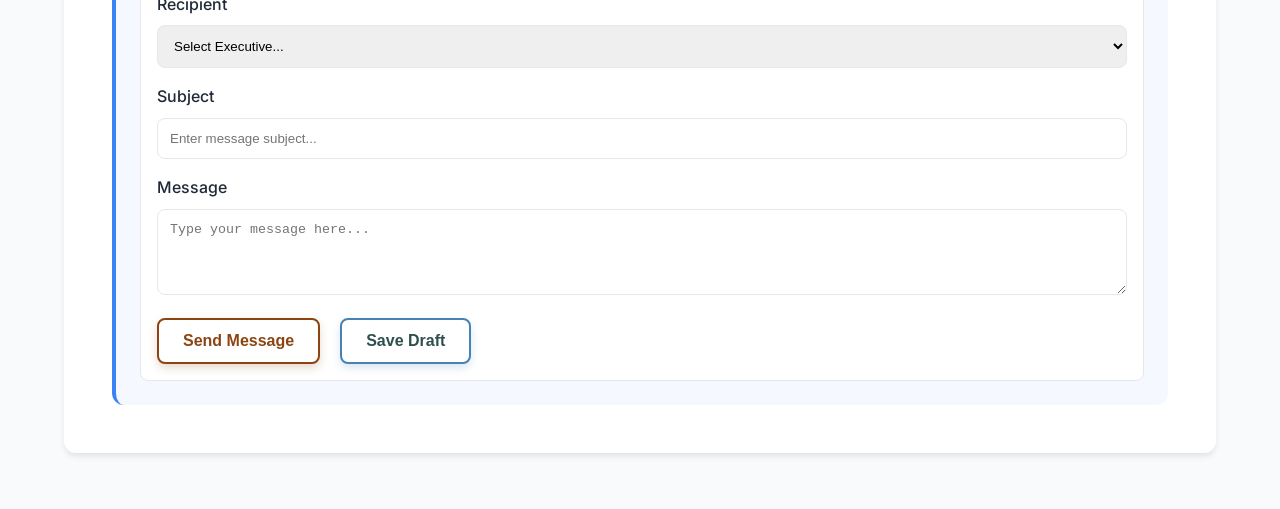
<file: franchise-portal.html>
<!DOCTYPE html>
<html lang="en">
<head>
    <meta charset="UTF-8">
    <meta name="viewport" content="width=device-width, initial-scale=1.0">
    <title>Franchise Manager Portal - Brainbow</title>
    <link rel="stylesheet" href="styles.css">
    <link rel="preconnect" href="https://fonts.googleapis.com">
    <link rel="preconnect" href="https://fonts.gstatic.com" crossorigin>
    <link href="https://fonts.googleapis.com/css2?family=Inter:wght@300;400;500;600;700&family=Playfair+Display:wght@600;700&display=swap" rel="stylesheet">
</head>
<body>
    <!-- Navigation -->
    <nav class="navbar">
        <div class="container">
            <div class="nav-brand">
                <div class="logo">
                    <svg class="book-icon" viewBox="0 0 24 24" width="24" height="24">
                        <defs>
                            <linearGradient id="bookGradient" x1="0%" y1="0%" x2="100%" y2="100%">
                                <stop offset="0%" style="stop-color:#D2B48C;stop-opacity:1" />
                                <stop offset="100%" style="stop-color:#8B4513;stop-opacity:1" />
                            </linearGradient>
                            <linearGradient id="pageGradient" x1="0%" y1="0%" x2="100%" y2="100%">
                                <stop offset="0%" style="stop-color:#F5F5DC;stop-opacity:1" />
                                <stop offset="100%" style="stop-color:#F0E68C;stop-opacity:1" />
                            </linearGradient>
                        </defs>
                        <!-- Book cover -->
                        <path d="M4 6 L20 6 L20 18 L4 18 Z" fill="url(#bookGradient)" stroke="#8B4513" stroke-width="0.5"/>
                        <!-- Book spine -->
                        <path d="M4 6 L4 18" stroke="#654321" stroke-width="2"/>
                        <!-- Left page -->
                        <path d="M6 8 L10 8 L10 16 L6 16 Z" fill="url(#pageGradient)" stroke="#D2B48C" stroke-width="0.3"/>
                        <!-- Right page -->
                        <path d="M12 8 L16 8 L16 16 L12 16 Z" fill="url(#pageGradient)" stroke="#D2B48C" stroke-width="0.3"/>
                        <!-- Page lines -->
                        <line x1="6" y1="10" x2="10" y2="10" stroke="#D2B48C" stroke-width="0.2" opacity="0.6"/>
                        <line x1="6" y1="12" x2="10" y2="12" stroke="#D2B48C" stroke-width="0.2" opacity="0.6"/>
                        <line x1="6" y1="14" x2="10" y2="14" stroke="#D2B48C" stroke-width="0.2" opacity="0.6"/>
                        <line x1="12" y1="10" x2="16" y2="10" stroke="#D2B48C" stroke-width="0.2" opacity="0.6"/>
                        <line x1="12" y1="12" x2="16" y2="12" stroke="#D2B48C" stroke-width="0.2" opacity="0.6"/>
                        <line x1="12" y1="14" x2="16" y2="14" stroke="#D2B48C" stroke-width="0.2" opacity="0.6"/>
                    </svg>
                    <span class="brand-text">Brainbow</span>
                </div>
            </div>
            <ul class="nav-menu">
                <li><a href="franchise-portal.html" class="active">Dashboard</a></li>
                <li><a href="#sales-update">Sales Update</a></li>
                <li><a href="#inventory">Inventory</a></li>
                <li><a href="#events">Events</a></li>
                <li><a href="#training">Training</a></li>
                <li><a href="#messages">Messages</a></li>
                <li><a href="index.html" class="btn-login">Logout</a></li>
            </ul>
            <div class="hamburger">
                <span></span>
                <span></span>
                <span></span>
            </div>
        </div>
    </nav>

    <div class="dashboard">
        <div class="dashboard-header">
            <div class="container">
                <div class="dashboard-title">
                    <span class="dashboard-icon">🏢</span>
                    <div>
                        <h1>Franchise Manager Portal</h1>
                        <p style="color: #6b7280; margin: 0;">Downtown Branch - Store #12</p>
                    </div>
                </div>
            </div>
        </div>

        <div class="dashboard-content">
            <div class="container">
                <!-- Store Metrics -->
                <div class="dashboard-grid">
                    <div class="stat-card">
                        <h3>Today's Sales</h3>
                        <div class="stat-value">$4,235</div>
                        <p style="color: #10b981; margin-top: 0.5rem;">↑ 8% vs yesterday</p>
                    </div>
                    <div class="stat-card success">
                        <h3>Current Inventory</h3>
                        <div class="stat-value">3,482</div>
                        <p style="color: #6b7280; margin-top: 0.5rem;">Units in stock</p>
                    </div>
                    <div class="stat-card warning">
                        <h3>Pending Orders</h3>
                        <div class="stat-value">8</div>
                        <p style="color: #f59e0b; margin-top: 0.5rem;">2 require attention</p>
                    </div>
                    <div class="stat-card">
                        <h3>Upcoming Events</h3>
                        <div class="stat-value">3</div>
                        <p style="color: #6b7280; margin-top: 0.5rem;">Next 30 days</p>
                    </div>
                </div>

                <!-- Daily Sales Update -->
                <div class="content-card">
                    <h2>📊 Daily Sales Update</h2>
                    <div style="display: grid; gap: 1rem;">
                        <div style="padding: 1.5rem; background: rgba(99, 102, 241, 0.05); border-left: 4px solid #6366f1; border-radius: 0.75rem;">
                            <h3 style="margin: 0 0 1rem 0; color: #6366f1;">💰 Today's Sales Summary</h3>
                            <div style="display: grid; grid-template-columns: repeat(auto-fit, minmax(200px, 1fr)); gap: 1rem;">
                                <div style="padding: 1rem; background: white; border-radius: 0.5rem; border: 1px solid #e5e7eb;">
                                    <h4 style="margin: 0 0 0.5rem 0;">Total Revenue</h4>
                                    <div style="font-size: 1.5rem; font-weight: 700; color: #6366f1;">$4,235</div>
                                    <p style="margin: 0.5rem 0 0 0; color: #6b7280; font-size: 0.875rem;">↑ 8% vs yesterday</p>
                                </div>
                                <div style="padding: 1rem; background: white; border-radius: 0.5rem; border: 1px solid #e5e7eb;">
                                    <h4 style="margin: 0 0 0.5rem 0;">Units Sold</h4>
                                    <div style="font-size: 1.5rem; font-weight: 700; color: #6366f1;">127</div>
                                    <p style="margin: 0.5rem 0 0 0; color: #6b7280; font-size: 0.875rem;">↑ 12% vs yesterday</p>
                                </div>
                                <div style="padding: 1rem; background: white; border-radius: 0.5rem; border: 1px solid #e5e7eb;">
                                    <h4 style="margin: 0 0 0.5rem 0;">Avg. Transaction</h4>
                                    <div style="font-size: 1.5rem; font-weight: 700; color: #6366f1;">$33.35</div>
                                    <p style="margin: 0.5rem 0 0 0; color: #6b7280; font-size: 0.875rem;">↑ 3% vs yesterday</p>
                                </div>
                            </div>
                            <div style="margin-top: 1.5rem;">
                                <button class="btn btn-primary">Update Sales Data</button>
                                <button class="btn btn-secondary" style="margin-left: 1rem;">View Detailed Report</button>
                            </div>
                        </div>
                    </div>
                </div>

                <!-- Inventory Stock Level -->
                <div class="content-card">
                    <h2>📦 Inventory Stock Level</h2>
                    <div style="display: grid; gap: 1rem;">
                        <div style="padding: 1.5rem; background: rgba(16, 185, 129, 0.05); border-left: 4px solid #10b981; border-radius: 0.75rem;">
                            <h3 style="margin: 0 0 1rem 0; color: #10b981;">📋 Current Stock Levels</h3>
                            <div class="table-wrapper">
                                <table>
                                    <thead>
                                        <tr>
                                            <th>Category</th>
                                            <th>In Stock</th>
                                            <th>Low Stock</th>
                                            <th>Out of Stock</th>
                                            <th>Reorder Point</th>
                                            <th>Status</th>
                                        </tr>
                                    </thead>
                                    <tbody>
                                        <tr>
                                            <td><strong>Fiction</strong></td>
                                            <td>1,245</td>
                                            <td>12</td>
                                            <td>3</td>
                                            <td>50</td>
                                            <td><span class="badge badge-success">Good</span></td>
                                        </tr>
                                        <tr>
                                            <td><strong>Non-Fiction</strong></td>
                                            <td>892</td>
                                            <td>8</td>
                                            <td>1</td>
                                            <td>40</td>
                                            <td><span class="badge badge-success">Good</span></td>
                                        </tr>
                                        <tr>
                                            <td><strong>Children's Books</strong></td>
                                            <td>645</td>
                                            <td>18</td>
                                            <td>5</td>
                                            <td>75</td>
                                            <td><span class="badge badge-warning">Review Needed</span></td>
                                        </tr>
                                        <tr>
                                            <td><strong>Educational</strong></td>
                                            <td>420</td>
                                            <td>6</td>
                                            <td>2</td>
                                            <td>60</td>
                                            <td><span class="badge badge-success">Good</span></td>
                                        </tr>
                                        <tr>
                                            <td><strong>Specialty</strong></td>
                                            <td>280</td>
                                            <td>3</td>
                                            <td>0</td>
                                            <td>25</td>
                                            <td><span class="badge badge-success">Excellent</span></td>
                                        </tr>
                                    </tbody>
                                </table>
                            </div>
                            <div style="margin-top: 1.5rem;">
                                <button class="btn btn-primary">Update Stock Levels</button>
                                <button class="btn btn-secondary" style="margin-left: 1rem;">Generate Reorder Report</button>
                            </div>
                        </div>
                    </div>
                </div>

                <!-- Pending Orders -->
                <div class="content-card">
                    <h2>📋 Recent Purchase Orders</h2>
                    <div class="table-wrapper">
                        <table>
                            <thead>
                                <tr>
                                    <th>Order ID</th>
                                    <th>Date</th>
                                    <th>Supplier</th>
                                    <th>Items</th>
                                    <th>Total</th>
                                    <th>Status</th>
                                </tr>
                            </thead>
                            <tbody>
                                <tr>
                                    <td><strong>PO-2025-1234</strong></td>
                                    <td>Oct 15, 2025</td>
                                    <td>Penguin Random House</td>
                                    <td>145</td>
                                    <td>$3,250</td>
                                    <td><span class="badge badge-success">Delivered</span></td>
                                </tr>
                                <tr>
                                    <td><strong>PO-2025-1235</strong></td>
                                    <td>Oct 16, 2025</td>
                                    <td>HarperCollins</td>
                                    <td>87</td>
                                    <td>$1,980</td>
                                    <td><span class="badge badge-info">In Transit</span></td>
                                </tr>
                                <tr>
                                    <td><strong>PO-2025-1236</strong></td>
                                    <td>Oct 17, 2025</td>
                                    <td>Simon & Schuster</td>
                                    <td>112</td>
                                    <td>$2,640</td>
                                    <td><span class="badge badge-warning">Processing</span></td>
                                </tr>
                            </tbody>
                        </table>
                    </div>
                    <div style="margin-top: 1.5rem;">
                        <button class="btn btn-primary">Create New Order</button>
                        <button class="btn btn-secondary" style="margin-left: 1rem;">View All Orders</button>
                    </div>
                </div>

                <!-- Event Organize -->
                <div class="content-card">
                    <h2>🎪 Event Organize</h2>
                    <div style="display: grid; gap: 1rem;">
                        <div style="padding: 1.5rem; background: rgba(245, 158, 11, 0.05); border-left: 4px solid #f59e0b; border-radius: 0.75rem;">
                            <h3 style="margin: 0 0 1rem 0; color: #f59e0b;">📅 Event Management</h3>
                            <div style="display: grid; gap: 1rem;">
                                <div style="padding: 1rem; background: white; border-radius: 0.5rem; border: 1px solid #e5e7eb;">
                                    <h4 style="margin: 0 0 1rem 0;">Upcoming Events</h4>
                                    <div style="display: grid; gap: 1rem;">
                                        <div style="padding: 1rem; background: #f9fafb; border-radius: 0.5rem; border: 1px solid #e5e7eb;">
                                            <div style="display: flex; justify-content: space-between; align-items: start; margin-bottom: 0.5rem;">
                                                <div>
                                                    <h5 style="margin: 0 0 0.5rem 0; font-size: 1.125rem;">Sarah Johnson - Book Signing</h5>
                                                    <p style="margin: 0; color: #6b7280; font-size: 0.875rem;">📅 October 25, 2025 at 2:00 PM</p>
                                                    <p style="margin: 0.5rem 0 0 0; color: #6b7280; font-size: 0.875rem;">📖 "Mysteries of the Past" - Fiction</p>
                                                </div>
                                                <span class="badge badge-success">Confirmed</span>
                                            </div>
                                            <div style="display: flex; gap: 0.5rem;">
                                                <button class="btn btn-secondary" style="padding: 0.5rem 1rem; font-size: 0.875rem;">View Details</button>
                                                <button class="btn btn-secondary" style="padding: 0.5rem 1rem; font-size: 0.875rem;">Edit Event</button>
                                            </div>
                                        </div>
                                        
                                        <div style="padding: 1rem; background: #f9fafb; border-radius: 0.5rem; border: 1px solid #e5e7eb;">
                                            <div style="display: flex; justify-content: space-between; align-items: start; margin-bottom: 0.5rem;">
                                                <div>
                                                    <h5 style="margin: 0 0 0.5rem 0; font-size: 1.125rem;">Dr. Michael Chen - Q&A Session</h5>
                                                    <p style="margin: 0; color: #6b7280; font-size: 0.875rem;">📅 November 3, 2025 at 6:00 PM</p>
                                                    <p style="margin: 0.5rem 0 0 0; color: #6b7280; font-size: 0.875rem;">📖 "Science for Everyone" - Educational</p>
                                                </div>
                                                <span class="badge badge-info">Pending Setup</span>
                                            </div>
                                            <div style="display: flex; gap: 0.5rem;">
                                                <button class="btn btn-secondary" style="padding: 0.5rem 1rem; font-size: 0.875rem;">View Details</button>
                                                <button class="btn btn-secondary" style="padding: 0.5rem 1rem; font-size: 0.875rem;">Edit Event</button>
                                            </div>
                                        </div>
                                    </div>
                                </div>
                                
                                <div style="padding: 1rem; background: white; border-radius: 0.5rem; border: 1px solid #e5e7eb;">
                                    <h4 style="margin: 0 0 1rem 0;">Event Organization Tools</h4>
                                    <div style="display: flex; gap: 1rem; flex-wrap: wrap;">
                                        <button class="btn btn-primary" style="padding: 0.75rem 1.5rem;">Create New Event</button>
                                        <button class="btn btn-secondary" style="padding: 0.75rem 1.5rem;">Event Templates</button>
                                        <button class="btn btn-secondary" style="padding: 0.75rem 1.5rem;">Venue Management</button>
                                        <button class="btn btn-secondary" style="padding: 0.75rem 1.5rem;">Event Calendar</button>
                                    </div>
                                </div>
                            </div>
                        </div>
                    </div>
                </div>

                <!-- Training and Announcement section -->
                <div class="content-card">
                    <h2>🎓 Training and Announcement Section</h2>
                    <div style="display: grid; gap: 1rem;">
                        <div style="padding: 1.5rem; background: rgba(168, 85, 247, 0.05); border-left: 4px solid #a855f7; border-radius: 0.75rem;">
                            <h3 style="margin: 0 0 1rem 0; color: #a855f7;">📚 Training & Development</h3>
                            <div style="display: grid; gap: 1rem;">
                                <div style="padding: 1rem; background: white; border-radius: 0.5rem; border: 1px solid #e5e7eb;">
                                    <h4 style="margin: 0 0 1rem 0;">Current Training Programs</h4>
                                    <div class="table-wrapper">
                                        <table>
                                            <thead>
                                                <tr>
                                                    <th>Training Module</th>
                                                    <th>Progress</th>
                                                    <th>Due Date</th>
                                                    <th>Status</th>
                                                    <th>Action</th>
                                                </tr>
                                            </thead>
                                            <tbody>
                                                <tr>
                                                    <td><strong>Customer Service Excellence</strong></td>
                                                    <td>85%</td>
                                                    <td>Oct 25, 2025</td>
                                                    <td><span class="badge badge-success">In Progress</span></td>
                                                    <td><button class="btn btn-secondary" style="padding: 0.25rem 0.75rem; font-size: 0.75rem;">Continue</button></td>
                                                </tr>
                                                <tr>
                                                    <td><strong>Inventory Management</strong></td>
                                                    <td>100%</td>
                                                    <td>Oct 20, 2025</td>
                                                    <td><span class="badge badge-success">Complete</span></td>
                                                    <td><button class="btn btn-secondary" style="padding: 0.25rem 0.75rem; font-size: 0.75rem;">Review</button></td>
                                                </tr>
                                                <tr>
                                                    <td><strong>Event Planning</strong></td>
                                                    <td>60%</td>
                                                    <td>Nov 5, 2025</td>
                                                    <td><span class="badge badge-warning">Behind</span></td>
                                                    <td><button class="btn btn-primary" style="padding: 0.25rem 0.75rem; font-size: 0.75rem;">Resume</button></td>
                                                </tr>
                                                <tr>
                                                    <td><strong>Sales Techniques</strong></td>
                                                    <td>0%</td>
                                                    <td>Nov 10, 2025</td>
                                                    <td><span class="badge badge-info">Not Started</span></td>
                                                    <td><button class="btn btn-primary" style="padding: 0.25rem 0.75rem; font-size: 0.75rem;">Start</button></td>
                                                </tr>
                                            </tbody>
                                        </table>
                                    </div>
                                </div>
                                
                                <div style="padding: 1rem; background: white; border-radius: 0.5rem; border: 1px solid #e5e7eb;">
                                    <h4 style="margin: 0 0 1rem 0;">Recent Announcements</h4>
                                    <div style="display: grid; gap: 0.75rem;">
                                        <div style="padding: 0.75rem; background: #f9fafb; border-radius: 0.5rem; border: 1px solid #e5e7eb;">
                                            <div style="display: flex; justify-content: space-between; align-items: start;">
                                                <div>
                                                    <strong>Q4 Performance Review Schedule</strong>
                                                    <p style="margin: 0.5rem 0 0 0; color: #6b7280; font-size: 0.875rem;">Performance reviews will begin November 1st. Please prepare your self-assessment.</p>
                                                </div>
                                                <span style="color: #6b7280; font-size: 0.75rem;">Oct 15</span>
                                            </div>
                                        </div>
                                        
                                        <div style="padding: 0.75rem; background: #f9fafb; border-radius: 0.5rem; border: 1px solid #e5e7eb;">
                                            <div style="display: flex; justify-content: space-between; align-items: start;">
                                                <div>
                                                    <strong>New Holiday Hours Policy</strong>
                                                    <p style="margin: 0.5rem 0 0 0; color: #6b7280; font-size: 0.875rem;">Updated store hours for the holiday season are now available in the policy section.</p>
                                                </div>
                                                <span style="color: #6b7280; font-size: 0.75rem;">Oct 12</span>
                                            </div>
                                        </div>
                                        
                                        <div style="padding: 0.75rem; background: #f9fafb; border-radius: 0.5rem; border: 1px solid #e5e7eb;">
                                            <div style="display: flex; justify-content: space-between; align-items: start;">
                                                <div>
                                                    <strong>Author Event Training Available</strong>
                                                    <p style="margin: 0.5rem 0 0 0; color: #6b7280; font-size: 0.875rem;">New training module for author event coordination is now live.</p>
                                                </div>
                                                <span style="color: #6b7280; font-size: 0.75rem;">Oct 10</span>
                                            </div>
                                        </div>
                                    </div>
                                </div>
                            </div>
                        </div>
                    </div>
                </div>

                <!-- Message Center (two-way chat with executives) - Extend -->
                <div class="content-card">
                    <h2>💬 Message Center (Two-way Chat with Executives)</h2>
                    <div style="display: grid; gap: 1rem;">
                        <div style="padding: 1.5rem; background: rgba(59, 130, 246, 0.05); border-left: 4px solid #3b82f6; border-radius: 0.75rem;">
                            <h3 style="margin: 0 0 1rem 0; color: #3b82f6;">📨 Executive Communication</h3>
                            <div style="display: grid; gap: 1rem;">
                                <div style="padding: 1rem; background: white; border-radius: 0.5rem; border: 1px solid #e5e7eb;">
                                    <h4 style="margin: 0 0 1rem 0;">Recent Messages</h4>
                                    <div style="display: grid; gap: 0.75rem;">
                                        <div style="padding: 1rem; background: #f9fafb; border-radius: 0.5rem; border: 1px solid #e5e7eb;">
                                            <div style="display: flex; justify-content: space-between; align-items: start; margin-bottom: 0.5rem;">
                                                <div>
                                                    <strong>From: CEO Sarah Williams</strong>
                                                    <p style="margin: 0.5rem 0 0 0; color: #6b7280; font-size: 0.875rem;">Great job on the Q3 performance! Let's discuss the upcoming holiday strategy.</p>
                                                </div>
                                                <span style="color: #6b7280; font-size: 0.75rem;">2 hours ago</span>
                                            </div>
                                            <button class="btn btn-primary" style="padding: 0.5rem 1rem; font-size: 0.875rem;">Reply</button>
                                        </div>
                                        
                                        <div style="padding: 1rem; background: #f9fafb; border-radius: 0.5rem; border: 1px solid #e5e7eb;">
                                            <div style="display: flex; justify-content: space-between; align-items: start; margin-bottom: 0.5rem;">
                                                <div>
                                                    <strong>From: COO Michael Torres</strong>
                                                    <p style="margin: 0.5rem 0 0 0; color: #6b7280; font-size: 0.875rem;">Please review the new inventory management procedures and provide feedback.</p>
                                                </div>
                                                <span style="color: #6b7280; font-size: 0.75rem;">1 day ago</span>
                                            </div>
                                            <button class="btn btn-primary" style="padding: 0.5rem 1rem; font-size: 0.875rem;">Reply</button>
                                        </div>
                                        
                                        <div style="padding: 1rem; background: #f9fafb; border-radius: 0.5rem; border: 1px solid #e5e7eb;">
                                            <div style="display: flex; justify-content: space-between; align-items: start; margin-bottom: 0.5rem;">
                                                <div>
                                                    <strong>From: CFO Lisa Anderson</strong>
                                                    <p style="margin: 0.5rem 0 0 0; color: #6b7280; font-size: 0.875rem;">Q4 budget approval is pending. Please submit your store budget by Friday.</p>
                                                </div>
                                                <span style="color: #6b7280; font-size: 0.75rem;">2 days ago</span>
                                            </div>
                                            <button class="btn btn-primary" style="padding: 0.5rem 1rem; font-size: 0.875rem;">Reply</button>
                                        </div>
                                    </div>
                                </div>
                                
                                <div style="padding: 1rem; background: white; border-radius: 0.5rem; border: 1px solid #e5e7eb;">
                                    <h4 style="margin: 0 0 1rem 0;">Send Message to Executive</h4>
                                    <div style="display: grid; gap: 1rem;">
                                        <div>
                                            <label style="display: block; margin-bottom: 0.5rem; font-weight: 500;">Recipient</label>
                                            <select style="width: 100%; padding: 0.75rem; border: 1px solid #e5e7eb; border-radius: 0.5rem;">
                                                <option>Select Executive...</option>
                                                <option>CEO Sarah Williams</option>
                                                <option>COO Michael Torres</option>
                                                <option>CFO Lisa Anderson</option>
                                                <option>CIO David Brown</option>
                                            </select>
                                        </div>
                                        <div>
                                            <label style="display: block; margin-bottom: 0.5rem; font-weight: 500;">Subject</label>
                                            <input type="text" placeholder="Enter message subject..." style="width: 100%; padding: 0.75rem; border: 1px solid #e5e7eb; border-radius: 0.5rem;">
                                        </div>
                                        <div>
                                            <label style="display: block; margin-bottom: 0.5rem; font-weight: 500;">Message</label>
                                            <textarea placeholder="Type your message here..." rows="4" style="width: 100%; padding: 0.75rem; border: 1px solid #e5e7eb; border-radius: 0.5rem; resize: vertical;"></textarea>
                                        </div>
                                        <div>
                                            <button class="btn btn-primary" style="padding: 0.75rem 1.5rem;">Send Message</button>
                                            <button class="btn btn-secondary" style="padding: 0.75rem 1.5rem; margin-left: 1rem;">Save Draft</button>
                                        </div>
                                    </div>
                                </div>
                            </div>
                        </div>
                    </div>
                </div>
            </div>
        </div>
    </div>

    <script src="script.js"></script>
</body>
</html>
</file>
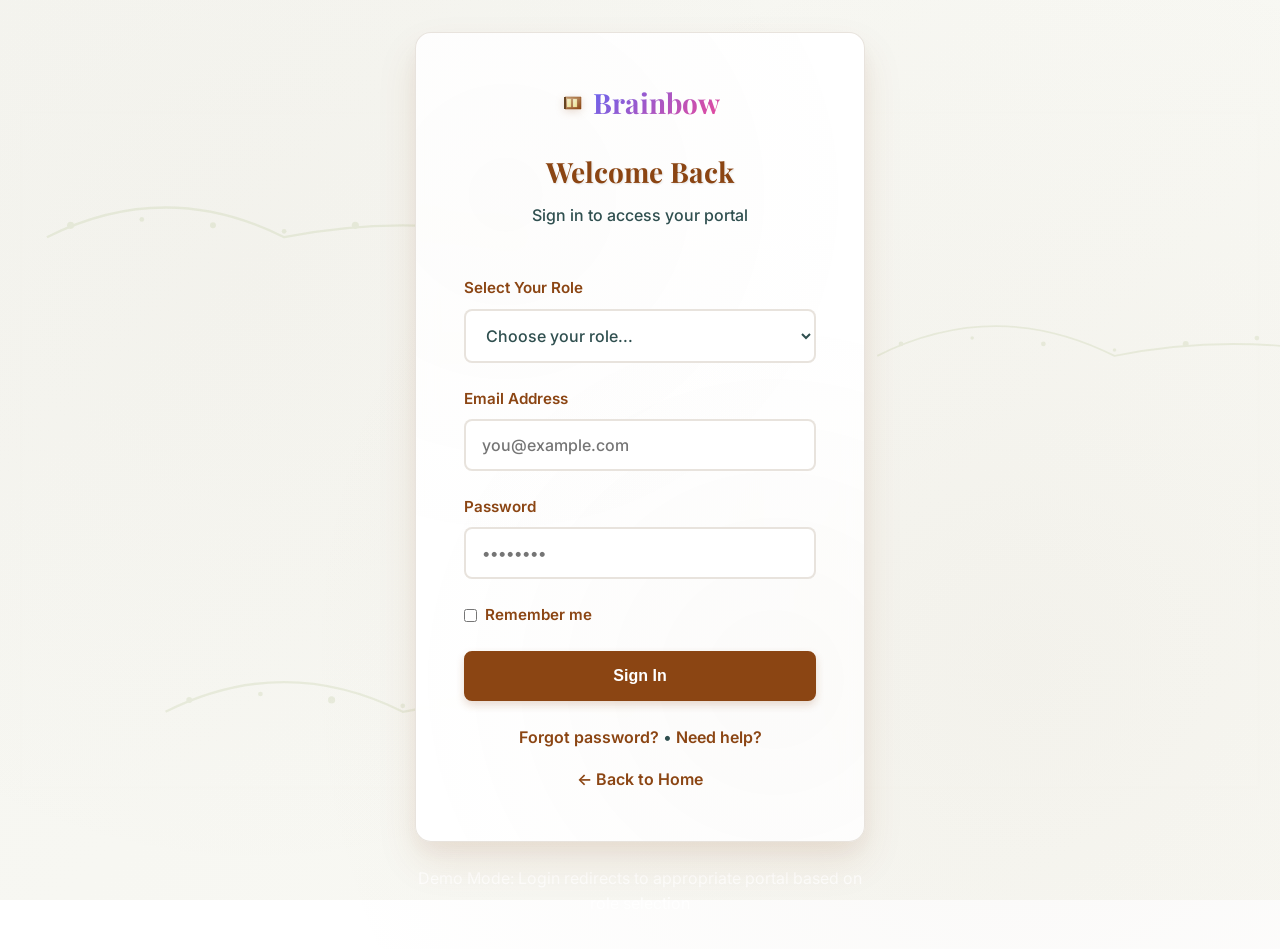
<file: login.html>
<!DOCTYPE html>
<html lang="en">
<head>
    <meta charset="UTF-8">
    <meta name="viewport" content="width=device-width, initial-scale=1.0">
    <title>Sign In - Brainbow Book Management</title>
    <link rel="stylesheet" href="styles.css">
    <link rel="preconnect" href="https://fonts.googleapis.com">
    <link rel="preconnect" href="https://fonts.gstatic.com" crossorigin>
    <link href="https://fonts.googleapis.com/css2?family=Inter:wght@300;400;500;600;700&family=Playfair+Display:wght@600;700&display=swap" rel="stylesheet">
</head>
<body>
    <div class="login-page">
        <div class="login-container">
            <div class="login-card">
                <div class="login-header">
                    <div class="logo">
                        <svg class="book-icon" viewBox="0 0 24 24" width="24" height="24">
                            <defs>
                                <linearGradient id="bookGradient" x1="0%" y1="0%" x2="100%" y2="100%">
                                    <stop offset="0%" style="stop-color:#D2B48C;stop-opacity:1" />
                                    <stop offset="100%" style="stop-color:#8B4513;stop-opacity:1" />
                                </linearGradient>
                                <linearGradient id="pageGradient" x1="0%" y1="0%" x2="100%" y2="100%">
                                    <stop offset="0%" style="stop-color:#F5F5DC;stop-opacity:1" />
                                    <stop offset="100%" style="stop-color:#F0E68C;stop-opacity:1" />
                                </linearGradient>
                            </defs>
                            <!-- Book cover -->
                            <path d="M4 6 L20 6 L20 18 L4 18 Z" fill="url(#bookGradient)" stroke="#8B4513" stroke-width="0.5"/>
                            <!-- Book spine -->
                            <path d="M4 6 L4 18" stroke="#654321" stroke-width="2"/>
                            <!-- Left page -->
                            <path d="M6 8 L10 8 L10 16 L6 16 Z" fill="url(#pageGradient)" stroke="#D2B48C" stroke-width="0.3"/>
                            <!-- Right page -->
                            <path d="M12 8 L16 8 L16 16 L12 16 Z" fill="url(#pageGradient)" stroke="#D2B48C" stroke-width="0.3"/>
                            <!-- Page lines -->
                            <line x1="6" y1="10" x2="10" y2="10" stroke="#D2B48C" stroke-width="0.2" opacity="0.6"/>
                            <line x1="6" y1="12" x2="10" y2="12" stroke="#D2B48C" stroke-width="0.2" opacity="0.6"/>
                            <line x1="6" y1="14" x2="10" y2="14" stroke="#D2B48C" stroke-width="0.2" opacity="0.6"/>
                            <line x1="12" y1="10" x2="16" y2="10" stroke="#D2B48C" stroke-width="0.2" opacity="0.6"/>
                            <line x1="12" y1="12" x2="16" y2="12" stroke="#D2B48C" stroke-width="0.2" opacity="0.6"/>
                            <line x1="12" y1="14" x2="16" y2="14" stroke="#D2B48C" stroke-width="0.2" opacity="0.6"/>
                        </svg>
                        <span class="brand-text">Brainbow</span>
                    </div>
                    <h2>Welcome Back</h2>
                    <p>Sign in to access your portal</p>
                </div>
                
                <form id="loginForm">
                    <div class="form-group">
                        <label for="role">Select Your Role</label>
                        <select id="role" name="role" required>
                            <option value="">Choose your role...</option>
                            <option value="customer">Customer (Browse, Order, Events)</option>
                            <option value="executive">Executive User (CEO, COO, CFO, CIO)</option>
                            <option value="franchise">Franchise Manager</option>
                            <option value="store">Store Staff</option>
                            <option value="warehouse">Warehouse Employee</option>
                            <option value="author">Author / Event Coordinator</option>
                            <option value="publishing">Publishing Portal</option>
                        </select>
                    </div>
                    
                    <div class="form-group">
                        <label for="email">Email Address</label>
                        <input type="email" id="email" name="email" placeholder="you@example.com" required>
                    </div>
                    
                    <div class="form-group">
                        <label for="password">Password</label>
                        <input type="password" id="password" name="password" placeholder="••••••••" required>
                    </div>
                    
                    <div class="form-group">
                        <label style="display: flex; align-items: center; gap: 0.5rem; cursor: pointer;">
                            <input type="checkbox" name="remember" style="width: auto;">
                            <span>Remember me</span>
                        </label>
                    </div>
                    
                    <button type="submit" class="btn-full">Sign In</button>
                </form>
                
                <div class="login-footer">
                    <p>
                        <a href="#">Forgot password?</a> • 
                        <a href="#">Need help?</a>
                    </p>
                    <p style="margin-top: 1rem;">
                        <a href="index.html">← Back to Home</a>
                    </p>
                </div>
            </div>
            
            <div class="text-center mt-2" style="color: rgba(255,255,255,0.8);">
                <p>Demo Mode: Login redirects to appropriate portal based on role selection</p>
            </div>
        </div>
    </div>
    
    <script>
        document.getElementById('loginForm').addEventListener('submit', function(e) {
            e.preventDefault();
            const role = document.getElementById('role').value;
            
            // Route to appropriate portal based on role
            const roleRoutes = {
                'customer': 'customer-portal.html?signedin=true',
                'executive': 'executive-dashboard.html',
                'franchise': 'franchise-portal.html',
                'store': 'store-portal.html',
                'warehouse': 'warehouse-portal.html',
                'author': 'author-portal.html',
                'publishing': 'publishing-portal.html'
            };
            
            if (role && roleRoutes[role]) {
                window.location.href = roleRoutes[role];
            } else {
                alert('Please select a role to continue');
            }
        });
    </script>
</body>
</html>
</file>
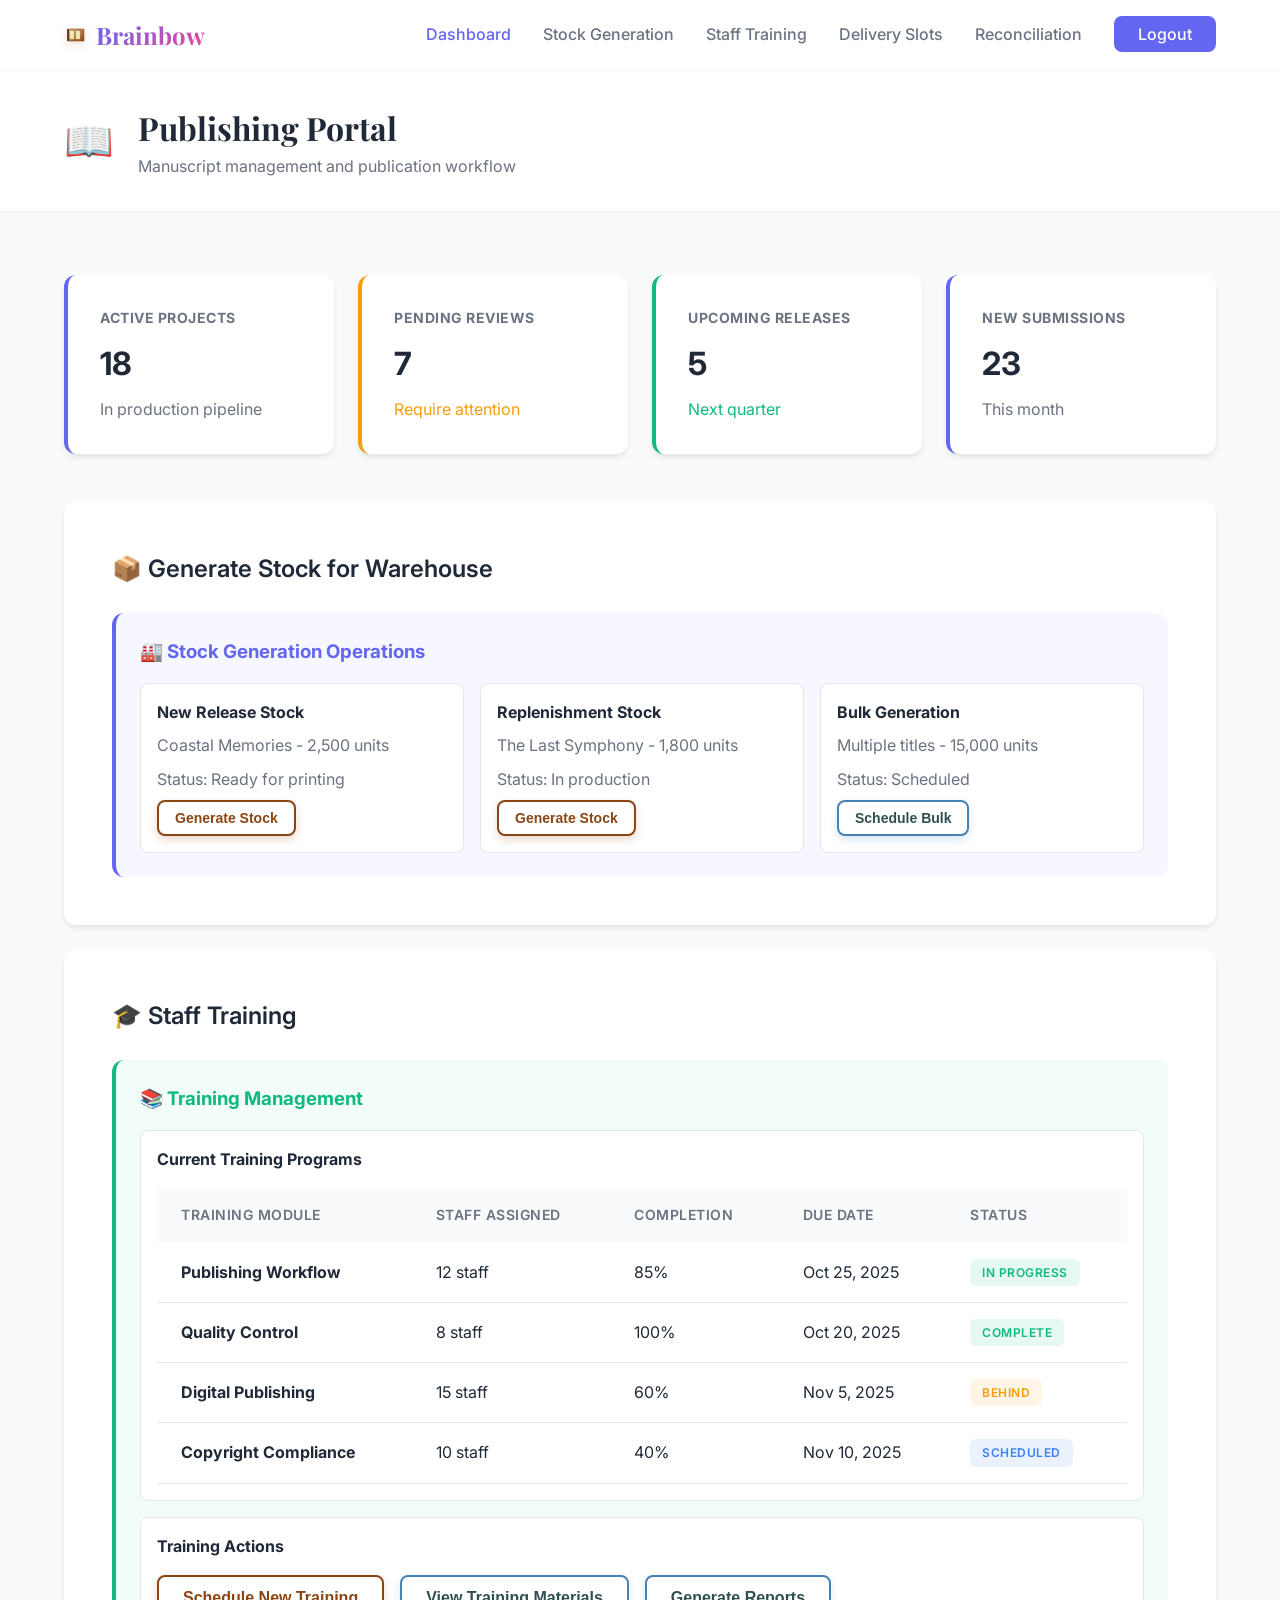
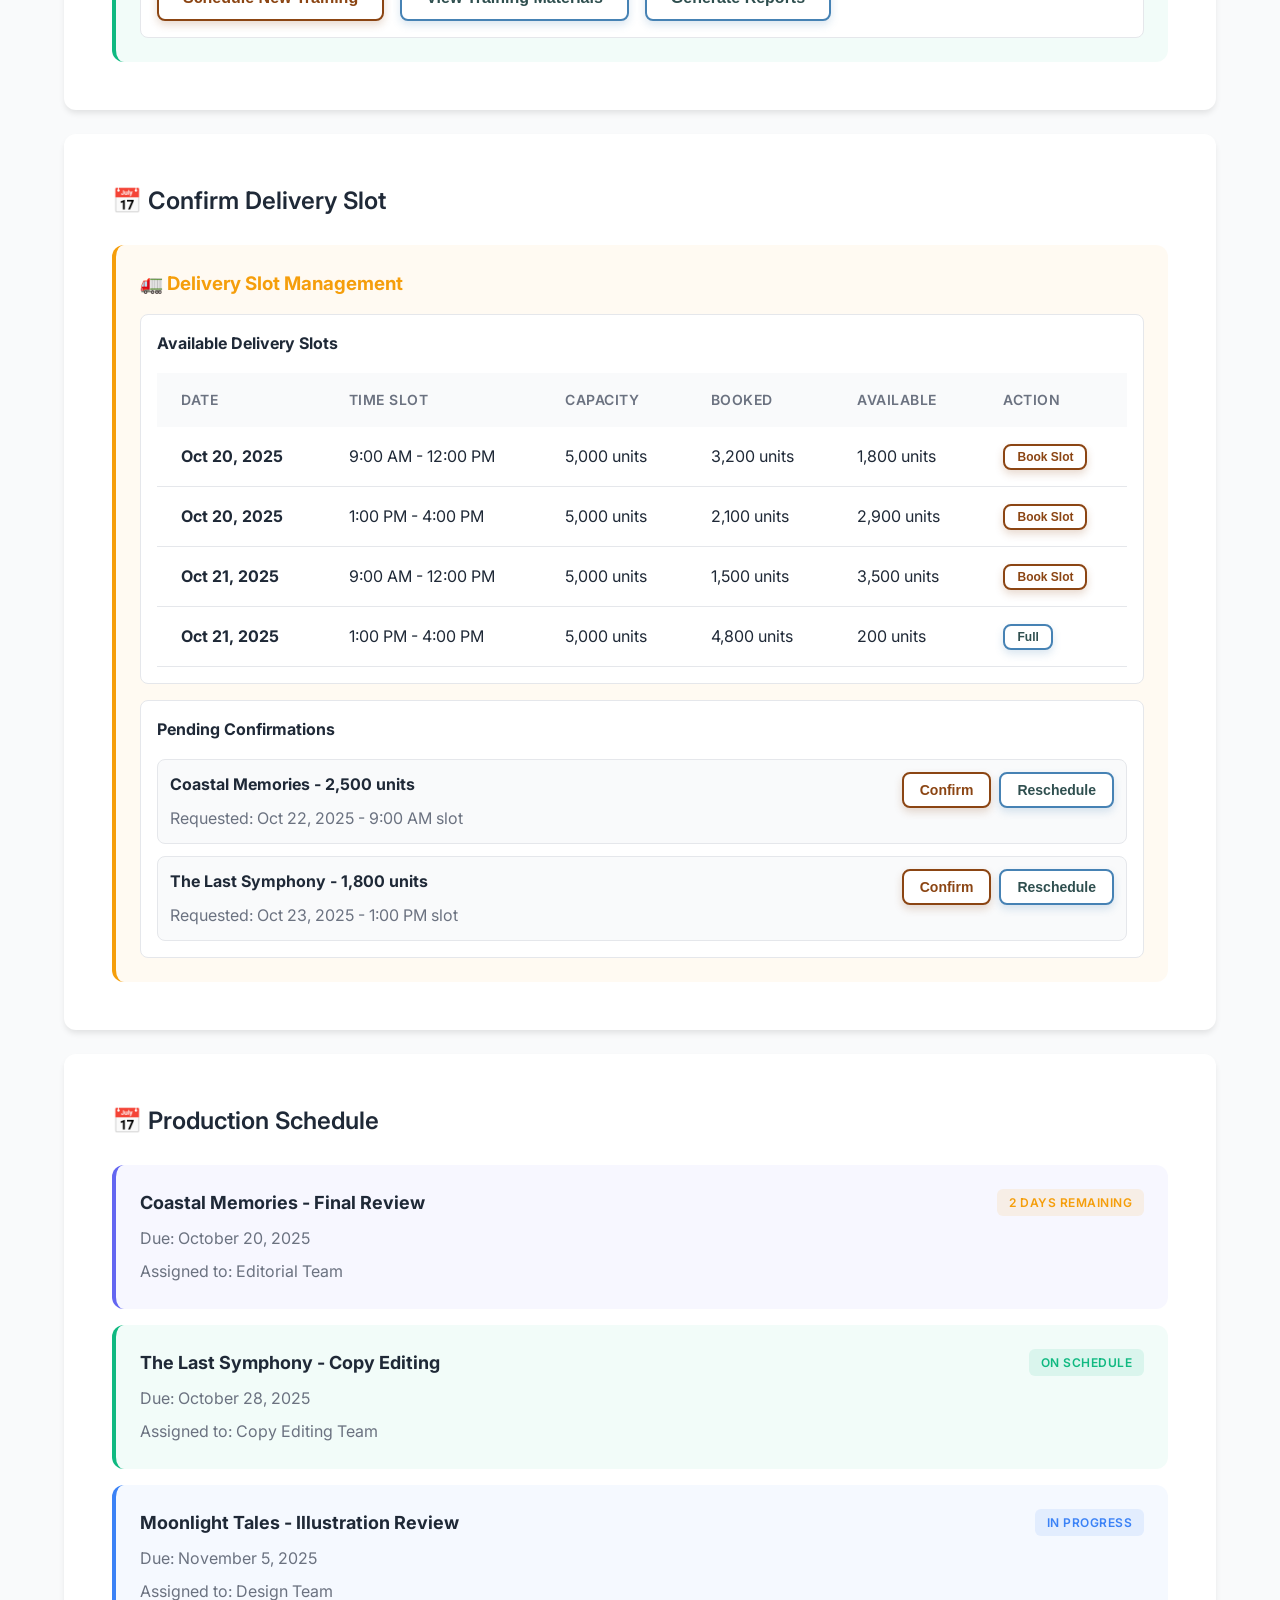
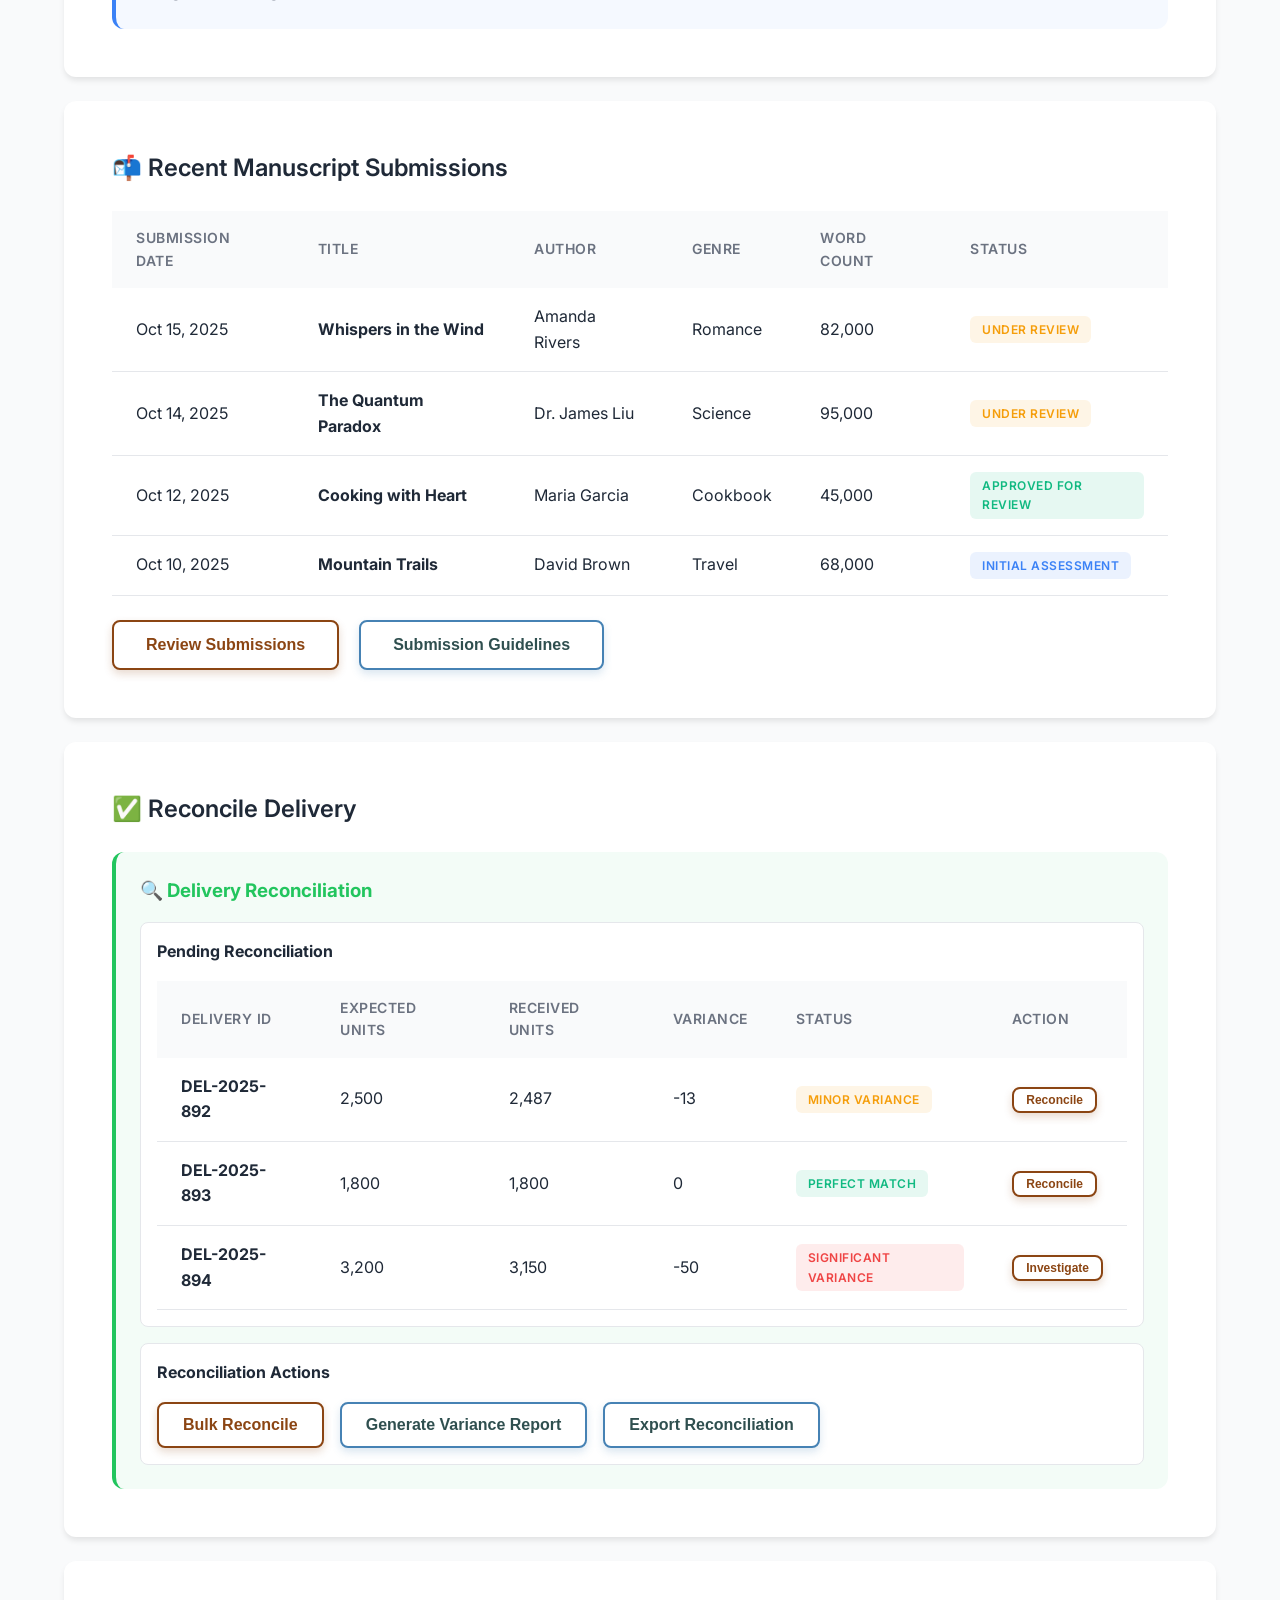
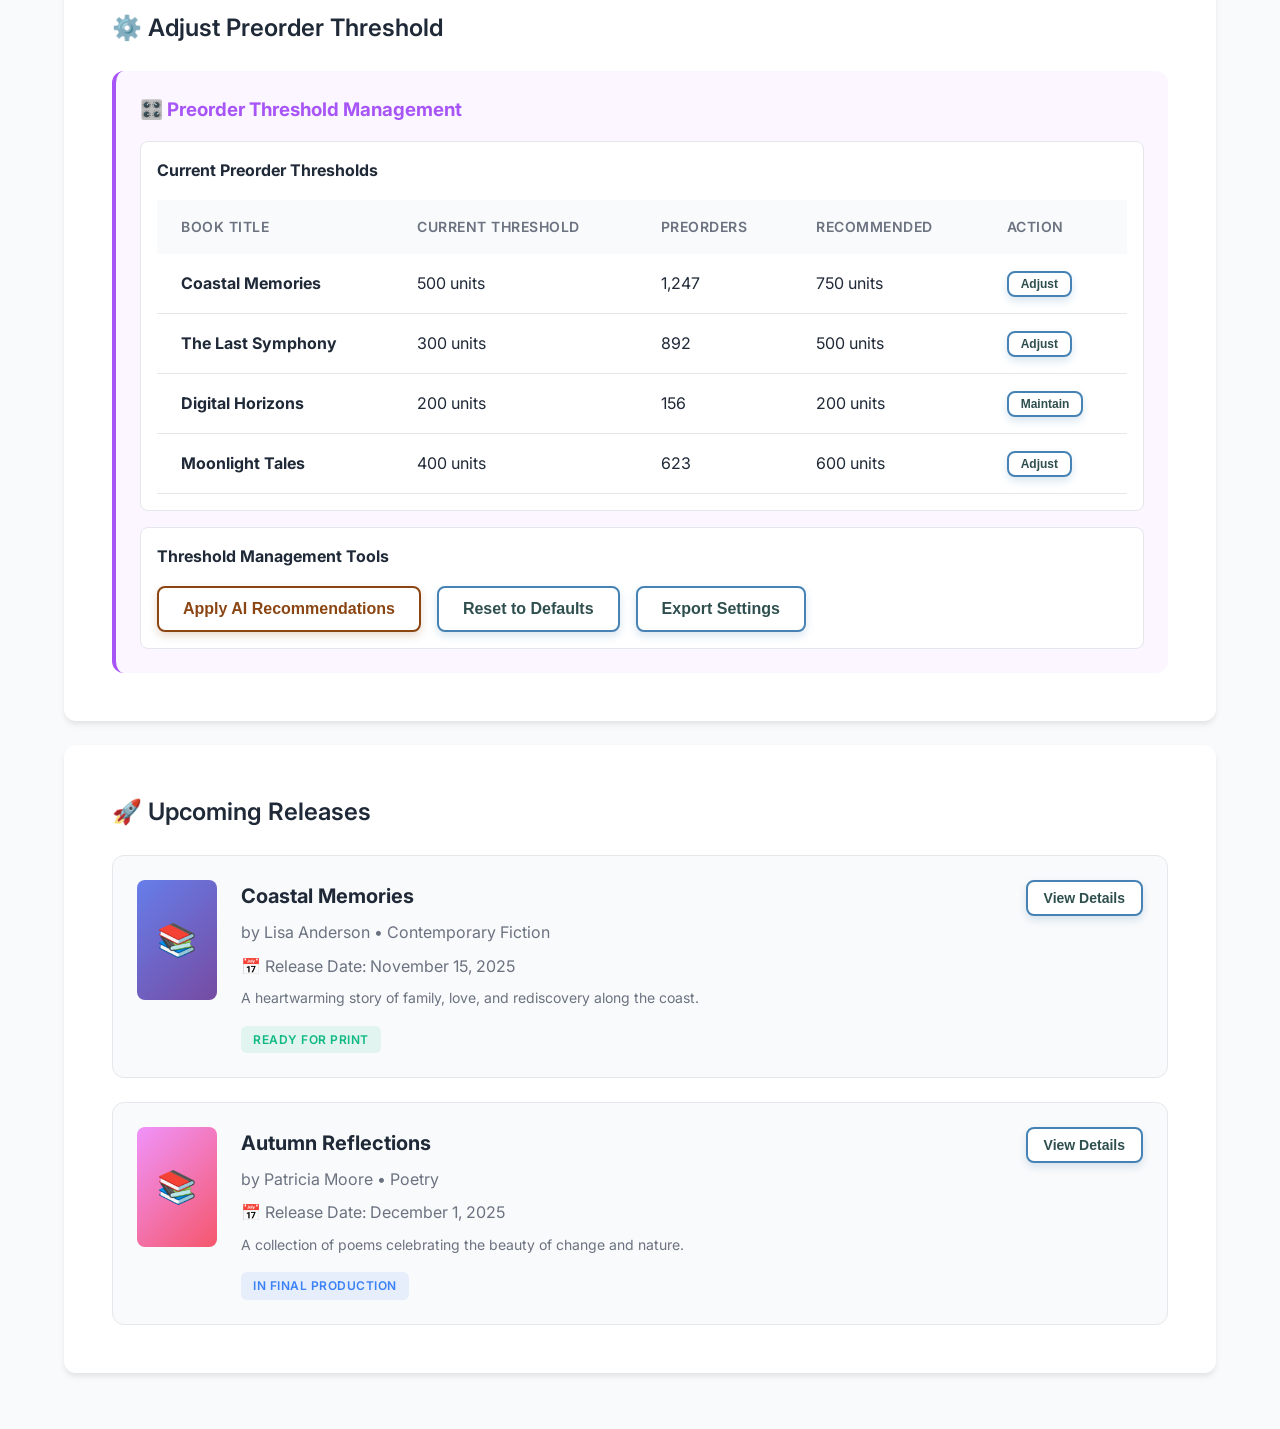
<file: publishing-portal.html>
<!DOCTYPE html>
<html lang="en">
<head>
    <meta charset="UTF-8">
    <meta name="viewport" content="width=device-width, initial-scale=1.0">
    <title>Publishing Portal - Brainbow</title>
    <link rel="stylesheet" href="styles.css">
    <link rel="preconnect" href="https://fonts.googleapis.com">
    <link rel="preconnect" href="https://fonts.gstatic.com" crossorigin>
    <link href="https://fonts.googleapis.com/css2?family=Inter:wght@300;400;500;600;700&family=Playfair+Display:wght@600;700&display=swap" rel="stylesheet">
</head>
<body>
    <!-- Navigation -->
    <nav class="navbar">
        <div class="container">
            <div class="nav-brand">
                <div class="logo">
                    <svg class="book-icon" viewBox="0 0 24 24" width="24" height="24">
                        <defs>
                            <linearGradient id="bookGradient" x1="0%" y1="0%" x2="100%" y2="100%">
                                <stop offset="0%" style="stop-color:#D2B48C;stop-opacity:1" />
                                <stop offset="100%" style="stop-color:#8B4513;stop-opacity:1" />
                            </linearGradient>
                            <linearGradient id="pageGradient" x1="0%" y1="0%" x2="100%" y2="100%">
                                <stop offset="0%" style="stop-color:#F5F5DC;stop-opacity:1" />
                                <stop offset="100%" style="stop-color:#F0E68C;stop-opacity:1" />
                            </linearGradient>
                        </defs>
                        <!-- Book cover -->
                        <path d="M4 6 L20 6 L20 18 L4 18 Z" fill="url(#bookGradient)" stroke="#8B4513" stroke-width="0.5"/>
                        <!-- Book spine -->
                        <path d="M4 6 L4 18" stroke="#654321" stroke-width="2"/>
                        <!-- Left page -->
                        <path d="M6 8 L10 8 L10 16 L6 16 Z" fill="url(#pageGradient)" stroke="#D2B48C" stroke-width="0.3"/>
                        <!-- Right page -->
                        <path d="M12 8 L16 8 L16 16 L12 16 Z" fill="url(#pageGradient)" stroke="#D2B48C" stroke-width="0.3"/>
                        <!-- Page lines -->
                        <line x1="6" y1="10" x2="10" y2="10" stroke="#D2B48C" stroke-width="0.2" opacity="0.6"/>
                        <line x1="6" y1="12" x2="10" y2="12" stroke="#D2B48C" stroke-width="0.2" opacity="0.6"/>
                        <line x1="6" y1="14" x2="10" y2="14" stroke="#D2B48C" stroke-width="0.2" opacity="0.6"/>
                        <line x1="12" y1="10" x2="16" y2="10" stroke="#D2B48C" stroke-width="0.2" opacity="0.6"/>
                        <line x1="12" y1="12" x2="16" y2="12" stroke="#D2B48C" stroke-width="0.2" opacity="0.6"/>
                        <line x1="12" y1="14" x2="16" y2="14" stroke="#D2B48C" stroke-width="0.2" opacity="0.6"/>
                    </svg>
                    <span class="brand-text">Brainbow</span>
                </div>
            </div>
            <ul class="nav-menu">
                <li><a href="publishing-portal.html" class="active">Dashboard</a></li>
                <li><a href="#stock-generation">Stock Generation</a></li>
                <li><a href="#training">Staff Training</a></li>
                <li><a href="#delivery-slots">Delivery Slots</a></li>
                <li><a href="#reconciliation">Reconciliation</a></li>
                <li><a href="index.html" class="btn-login">Logout</a></li>
            </ul>
            <div class="hamburger">
                <span></span>
                <span></span>
                <span></span>
            </div>
        </div>
    </nav>

    <div class="dashboard">
        <div class="dashboard-header">
            <div class="container">
                <div class="dashboard-title">
                    <span class="dashboard-icon">📖</span>
                    <div>
                        <h1>Publishing Portal</h1>
                        <p style="color: #6b7280; margin: 0;">Manuscript management and publication workflow</p>
                    </div>
                </div>
            </div>
        </div>

        <div class="dashboard-content">
            <div class="container">
                <!-- Publishing Metrics -->
                <div class="dashboard-grid">
                    <div class="stat-card">
                        <h3>Active Projects</h3>
                        <div class="stat-value">18</div>
                        <p style="color: #6b7280; margin-top: 0.5rem;">In production pipeline</p>
                    </div>
                    <div class="stat-card warning">
                        <h3>Pending Reviews</h3>
                        <div class="stat-value">7</div>
                        <p style="color: #f59e0b; margin-top: 0.5rem;">Require attention</p>
                    </div>
                    <div class="stat-card success">
                        <h3>Upcoming Releases</h3>
                        <div class="stat-value">5</div>
                        <p style="color: #10b981; margin-top: 0.5rem;">Next quarter</p>
                    </div>
                    <div class="stat-card">
                        <h3>New Submissions</h3>
                        <div class="stat-value">23</div>
                        <p style="color: #6b7280; margin-top: 0.5rem;">This month</p>
                    </div>
                </div>

                <!-- Generate Stock for Warehouse -->
                <div class="content-card">
                    <h2>📦 Generate Stock for Warehouse</h2>
                    <div style="display: grid; gap: 1rem;">
                        <div style="padding: 1.5rem; background: rgba(99, 102, 241, 0.05); border-left: 4px solid #6366f1; border-radius: 0.75rem;">
                            <h3 style="margin: 0 0 1rem 0; color: #6366f1;">🏭 Stock Generation Operations</h3>
                            <div style="display: grid; grid-template-columns: repeat(auto-fit, minmax(250px, 1fr)); gap: 1rem;">
                                <div style="padding: 1rem; background: white; border-radius: 0.5rem; border: 1px solid #e5e7eb;">
                                    <h4 style="margin: 0 0 0.5rem 0;">New Release Stock</h4>
                                    <p style="margin: 0 0 0.5rem 0; color: #6b7280;">Coastal Memories - 2,500 units</p>
                                    <p style="margin: 0 0 0.5rem 0; color: #6b7280;">Status: Ready for printing</p>
                                    <button class="btn btn-primary" style="padding: 0.5rem 1rem; font-size: 0.875rem;">Generate Stock</button>
                                </div>
                                <div style="padding: 1rem; background: white; border-radius: 0.5rem; border: 1px solid #e5e7eb;">
                                    <h4 style="margin: 0 0 0.5rem 0;">Replenishment Stock</h4>
                                    <p style="margin: 0 0 0.5rem 0; color: #6b7280;">The Last Symphony - 1,800 units</p>
                                    <p style="margin: 0 0 0.5rem 0; color: #6b7280;">Status: In production</p>
                                    <button class="btn btn-primary" style="padding: 0.5rem 1rem; font-size: 0.875rem;">Generate Stock</button>
                                </div>
                                <div style="padding: 1rem; background: white; border-radius: 0.5rem; border: 1px solid #e5e7eb;">
                                    <h4 style="margin: 0 0 0.5rem 0;">Bulk Generation</h4>
                                    <p style="margin: 0 0 0.5rem 0; color: #6b7280;">Multiple titles - 15,000 units</p>
                                    <p style="margin: 0 0 0.5rem 0; color: #6b7280;">Status: Scheduled</p>
                                    <button class="btn btn-secondary" style="padding: 0.5rem 1rem; font-size: 0.875rem;">Schedule Bulk</button>
                                </div>
                            </div>
                        </div>
                    </div>
                </div>

                <!-- Staff Training -->
                <div class="content-card">
                    <h2>🎓 Staff Training</h2>
                    <div style="display: grid; gap: 1rem;">
                        <div style="padding: 1.5rem; background: rgba(16, 185, 129, 0.05); border-left: 4px solid #10b981; border-radius: 0.75rem;">
                            <h3 style="margin: 0 0 1rem 0; color: #10b981;">📚 Training Management</h3>
                            <div style="display: grid; gap: 1rem;">
                                <div style="padding: 1rem; background: white; border-radius: 0.5rem; border: 1px solid #e5e7eb;">
                                    <h4 style="margin: 0 0 1rem 0;">Current Training Programs</h4>
                                    <div class="table-wrapper">
                                        <table>
                                            <thead>
                                                <tr>
                                                    <th>Training Module</th>
                                                    <th>Staff Assigned</th>
                                                    <th>Completion</th>
                                                    <th>Due Date</th>
                                                    <th>Status</th>
                                                </tr>
                                            </thead>
                                            <tbody>
                                                <tr>
                                                    <td><strong>Publishing Workflow</strong></td>
                                                    <td>12 staff</td>
                                                    <td>85%</td>
                                                    <td>Oct 25, 2025</td>
                                                    <td><span class="badge badge-success">In Progress</span></td>
                                                </tr>
                                                <tr>
                                                    <td><strong>Quality Control</strong></td>
                                                    <td>8 staff</td>
                                                    <td>100%</td>
                                                    <td>Oct 20, 2025</td>
                                                    <td><span class="badge badge-success">Complete</span></td>
                                                </tr>
                                                <tr>
                                                    <td><strong>Digital Publishing</strong></td>
                                                    <td>15 staff</td>
                                                    <td>60%</td>
                                                    <td>Nov 5, 2025</td>
                                                    <td><span class="badge badge-warning">Behind</span></td>
                                                </tr>
                                                <tr>
                                                    <td><strong>Copyright Compliance</strong></td>
                                                    <td>10 staff</td>
                                                    <td>40%</td>
                                                    <td>Nov 10, 2025</td>
                                                    <td><span class="badge badge-info">Scheduled</span></td>
                                                </tr>
                                            </tbody>
                                        </table>
                                    </div>
                                </div>
                                <div style="padding: 1rem; background: white; border-radius: 0.5rem; border: 1px solid #e5e7eb;">
                                    <h4 style="margin: 0 0 1rem 0;">Training Actions</h4>
                                    <div style="display: flex; gap: 1rem; flex-wrap: wrap;">
                                        <button class="btn btn-primary" style="padding: 0.75rem 1.5rem;">Schedule New Training</button>
                                        <button class="btn btn-secondary" style="padding: 0.75rem 1.5rem;">View Training Materials</button>
                                        <button class="btn btn-secondary" style="padding: 0.75rem 1.5rem;">Generate Reports</button>
                                    </div>
                                </div>
                            </div>
                        </div>
                    </div>
                </div>

                <!-- Confirm Delivery Slot -->
                <div class="content-card">
                    <h2>📅 Confirm Delivery Slot</h2>
                    <div style="display: grid; gap: 1rem;">
                        <div style="padding: 1.5rem; background: rgba(245, 158, 11, 0.05); border-left: 4px solid #f59e0b; border-radius: 0.75rem;">
                            <h3 style="margin: 0 0 1rem 0; color: #f59e0b;">🚛 Delivery Slot Management</h3>
                            <div style="display: grid; gap: 1rem;">
                                <div style="padding: 1rem; background: white; border-radius: 0.5rem; border: 1px solid #e5e7eb;">
                                    <h4 style="margin: 0 0 1rem 0;">Available Delivery Slots</h4>
                                    <div class="table-wrapper">
                                        <table>
                                            <thead>
                                                <tr>
                                                    <th>Date</th>
                                                    <th>Time Slot</th>
                                                    <th>Capacity</th>
                                                    <th>Booked</th>
                                                    <th>Available</th>
                                                    <th>Action</th>
                                                </tr>
                                            </thead>
                                            <tbody>
                                                <tr>
                                                    <td><strong>Oct 20, 2025</strong></td>
                                                    <td>9:00 AM - 12:00 PM</td>
                                                    <td>5,000 units</td>
                                                    <td>3,200 units</td>
                                                    <td>1,800 units</td>
                                                    <td><button class="btn btn-primary" style="padding: 0.25rem 0.75rem; font-size: 0.75rem;">Book Slot</button></td>
                                                </tr>
                                                <tr>
                                                    <td><strong>Oct 20, 2025</strong></td>
                                                    <td>1:00 PM - 4:00 PM</td>
                                                    <td>5,000 units</td>
                                                    <td>2,100 units</td>
                                                    <td>2,900 units</td>
                                                    <td><button class="btn btn-primary" style="padding: 0.25rem 0.75rem; font-size: 0.75rem;">Book Slot</button></td>
                                                </tr>
                                                <tr>
                                                    <td><strong>Oct 21, 2025</strong></td>
                                                    <td>9:00 AM - 12:00 PM</td>
                                                    <td>5,000 units</td>
                                                    <td>1,500 units</td>
                                                    <td>3,500 units</td>
                                                    <td><button class="btn btn-primary" style="padding: 0.25rem 0.75rem; font-size: 0.75rem;">Book Slot</button></td>
                                                </tr>
                                                <tr>
                                                    <td><strong>Oct 21, 2025</strong></td>
                                                    <td>1:00 PM - 4:00 PM</td>
                                                    <td>5,000 units</td>
                                                    <td>4,800 units</td>
                                                    <td>200 units</td>
                                                    <td><button class="btn btn-secondary" style="padding: 0.25rem 0.75rem; font-size: 0.75rem;" disabled>Full</button></td>
                                                </tr>
                                            </tbody>
                                        </table>
                                    </div>
                                </div>
                                <div style="padding: 1rem; background: white; border-radius: 0.5rem; border: 1px solid #e5e7eb;">
                                    <h4 style="margin: 0 0 1rem 0;">Pending Confirmations</h4>
                                    <div style="display: grid; gap: 0.75rem;">
                                        <div style="padding: 0.75rem; background: #f9fafb; border-radius: 0.5rem; border: 1px solid #e5e7eb;">
                                            <div style="display: flex; justify-content: space-between; align-items: start;">
                                                <div>
                                                    <strong>Coastal Memories - 2,500 units</strong>
                                                    <p style="margin: 0.5rem 0 0 0; color: #6b7280;">Requested: Oct 22, 2025 - 9:00 AM slot</p>
                                                </div>
                                                <div style="display: flex; gap: 0.5rem;">
                                                    <button class="btn btn-primary" style="padding: 0.5rem 1rem; font-size: 0.875rem;">Confirm</button>
                                                    <button class="btn btn-secondary" style="padding: 0.5rem 1rem; font-size: 0.875rem;">Reschedule</button>
                                                </div>
                                            </div>
                                        </div>
                                        <div style="padding: 0.75rem; background: #f9fafb; border-radius: 0.5rem; border: 1px solid #e5e7eb;">
                                            <div style="display: flex; justify-content: space-between; align-items: start;">
                                                <div>
                                                    <strong>The Last Symphony - 1,800 units</strong>
                                                    <p style="margin: 0.5rem 0 0 0; color: #6b7280;">Requested: Oct 23, 2025 - 1:00 PM slot</p>
                                                </div>
                                                <div style="display: flex; gap: 0.5rem;">
                                                    <button class="btn btn-primary" style="padding: 0.5rem 1rem; font-size: 0.875rem;">Confirm</button>
                                                    <button class="btn btn-secondary" style="padding: 0.5rem 1rem; font-size: 0.875rem;">Reschedule</button>
                                                </div>
                                            </div>
                                        </div>
                                    </div>
                                </div>
                            </div>
                        </div>
                    </div>
                </div>

                <!-- Production Schedule -->
                <div class="content-card">
                    <h2>📅 Production Schedule</h2>
                    <div style="display: grid; gap: 1rem;">
                        <div style="padding: 1.5rem; background: rgba(99, 102, 241, 0.05); border-left: 4px solid #6366f1; border-radius: 0.75rem;">
                            <div style="display: flex; justify-content: space-between; align-items: start;">
                                <div>
                                    <h3 style="margin: 0 0 0.5rem 0; font-size: 1.125rem;">Coastal Memories - Final Review</h3>
                                    <p style="margin: 0; color: #6b7280;">Due: October 20, 2025</p>
                                    <p style="margin: 0.5rem 0 0 0; color: #6b7280;">Assigned to: Editorial Team</p>
                                </div>
                                <span class="badge badge-warning">2 days remaining</span>
                            </div>
                        </div>
                        
                        <div style="padding: 1.5rem; background: rgba(16, 185, 129, 0.05); border-left: 4px solid #10b981; border-radius: 0.75rem;">
                            <div style="display: flex; justify-content: space-between; align-items: start;">
                                <div>
                                    <h3 style="margin: 0 0 0.5rem 0; font-size: 1.125rem;">The Last Symphony - Copy Editing</h3>
                                    <p style="margin: 0; color: #6b7280;">Due: October 28, 2025</p>
                                    <p style="margin: 0.5rem 0 0 0; color: #6b7280;">Assigned to: Copy Editing Team</p>
                                </div>
                                <span class="badge badge-success">On Schedule</span>
                            </div>
                        </div>
                        
                        <div style="padding: 1.5rem; background: rgba(59, 130, 246, 0.05); border-left: 4px solid #3b82f6; border-radius: 0.75rem;">
                            <div style="display: flex; justify-content: space-between; align-items: start;">
                                <div>
                                    <h3 style="margin: 0 0 0.5rem 0; font-size: 1.125rem;">Moonlight Tales - Illustration Review</h3>
                                    <p style="margin: 0; color: #6b7280;">Due: November 5, 2025</p>
                                    <p style="margin: 0.5rem 0 0 0; color: #6b7280;">Assigned to: Design Team</p>
                                </div>
                                <span class="badge badge-info">In Progress</span>
                            </div>
                        </div>
                    </div>
                </div>

                <!-- Recent Submissions -->
                <div class="content-card">
                    <h2>📬 Recent Manuscript Submissions</h2>
                    <div class="table-wrapper">
                        <table>
                            <thead>
                                <tr>
                                    <th>Submission Date</th>
                                    <th>Title</th>
                                    <th>Author</th>
                                    <th>Genre</th>
                                    <th>Word Count</th>
                                    <th>Status</th>
                                </tr>
                            </thead>
                            <tbody>
                                <tr>
                                    <td>Oct 15, 2025</td>
                                    <td><strong>Whispers in the Wind</strong></td>
                                    <td>Amanda Rivers</td>
                                    <td>Romance</td>
                                    <td>82,000</td>
                                    <td><span class="badge badge-warning">Under Review</span></td>
                                </tr>
                                <tr>
                                    <td>Oct 14, 2025</td>
                                    <td><strong>The Quantum Paradox</strong></td>
                                    <td>Dr. James Liu</td>
                                    <td>Science</td>
                                    <td>95,000</td>
                                    <td><span class="badge badge-warning">Under Review</span></td>
                                </tr>
                                <tr>
                                    <td>Oct 12, 2025</td>
                                    <td><strong>Cooking with Heart</strong></td>
                                    <td>Maria Garcia</td>
                                    <td>Cookbook</td>
                                    <td>45,000</td>
                                    <td><span class="badge badge-success">Approved for Review</span></td>
                                </tr>
                                <tr>
                                    <td>Oct 10, 2025</td>
                                    <td><strong>Mountain Trails</strong></td>
                                    <td>David Brown</td>
                                    <td>Travel</td>
                                    <td>68,000</td>
                                    <td><span class="badge badge-info">Initial Assessment</span></td>
                                </tr>
                            </tbody>
                        </table>
                    </div>
                    <div style="margin-top: 1.5rem;">
                        <button class="btn btn-primary">Review Submissions</button>
                        <button class="btn btn-secondary" style="margin-left: 1rem;">Submission Guidelines</button>
                    </div>
                </div>

                <!-- Reconcile Delivery (Extend) -->
                <div class="content-card">
                    <h2>✅ Reconcile Delivery</h2>
                    <div style="display: grid; gap: 1rem;">
                        <div style="padding: 1.5rem; background: rgba(34, 197, 94, 0.05); border-left: 4px solid #22c55e; border-radius: 0.75rem;">
                            <h3 style="margin: 0 0 1rem 0; color: #22c55e;">🔍 Delivery Reconciliation</h3>
                            <div style="display: grid; gap: 1rem;">
                                <div style="padding: 1rem; background: white; border-radius: 0.5rem; border: 1px solid #e5e7eb;">
                                    <h4 style="margin: 0 0 1rem 0;">Pending Reconciliation</h4>
                                    <div class="table-wrapper">
                                        <table>
                                            <thead>
                                                <tr>
                                                    <th>Delivery ID</th>
                                                    <th>Expected Units</th>
                                                    <th>Received Units</th>
                                                    <th>Variance</th>
                                                    <th>Status</th>
                                                    <th>Action</th>
                                                </tr>
                                            </thead>
                                            <tbody>
                                                <tr>
                                                    <td><strong>DEL-2025-892</strong></td>
                                                    <td>2,500</td>
                                                    <td>2,487</td>
                                                    <td>-13</td>
                                                    <td><span class="badge badge-warning">Minor Variance</span></td>
                                                    <td><button class="btn btn-primary" style="padding: 0.25rem 0.75rem; font-size: 0.75rem;">Reconcile</button></td>
                                                </tr>
                                                <tr>
                                                    <td><strong>DEL-2025-893</strong></td>
                                                    <td>1,800</td>
                                                    <td>1,800</td>
                                                    <td>0</td>
                                                    <td><span class="badge badge-success">Perfect Match</span></td>
                                                    <td><button class="btn btn-primary" style="padding: 0.25rem 0.75rem; font-size: 0.75rem;">Reconcile</button></td>
                                                </tr>
                                                <tr>
                                                    <td><strong>DEL-2025-894</strong></td>
                                                    <td>3,200</td>
                                                    <td>3,150</td>
                                                    <td>-50</td>
                                                    <td><span class="badge badge-danger">Significant Variance</span></td>
                                                    <td><button class="btn btn-primary" style="padding: 0.25rem 0.75rem; font-size: 0.75rem;">Investigate</button></td>
                                                </tr>
                                            </tbody>
                                        </table>
                                    </div>
                                </div>
                                <div style="padding: 1rem; background: white; border-radius: 0.5rem; border: 1px solid #e5e7eb;">
                                    <h4 style="margin: 0 0 1rem 0;">Reconciliation Actions</h4>
                                    <div style="display: flex; gap: 1rem; flex-wrap: wrap;">
                                        <button class="btn btn-primary" style="padding: 0.75rem 1.5rem;">Bulk Reconcile</button>
                                        <button class="btn btn-secondary" style="padding: 0.75rem 1.5rem;">Generate Variance Report</button>
                                        <button class="btn btn-secondary" style="padding: 0.75rem 1.5rem;">Export Reconciliation</button>
                                    </div>
                                </div>
                            </div>
                        </div>
                    </div>
                </div>

                <!-- Adjust Preorder Threshold (Extend) -->
                <div class="content-card">
                    <h2>⚙️ Adjust Preorder Threshold</h2>
                    <div style="display: grid; gap: 1rem;">
                        <div style="padding: 1.5rem; background: rgba(168, 85, 247, 0.05); border-left: 4px solid #a855f7; border-radius: 0.75rem;">
                            <h3 style="margin: 0 0 1rem 0; color: #a855f7;">🎛️ Preorder Threshold Management</h3>
                            <div style="display: grid; gap: 1rem;">
                                <div style="padding: 1rem; background: white; border-radius: 0.5rem; border: 1px solid #e5e7eb;">
                                    <h4 style="margin: 0 0 1rem 0;">Current Preorder Thresholds</h4>
                                    <div class="table-wrapper">
                                        <table>
                                            <thead>
                                                <tr>
                                                    <th>Book Title</th>
                                                    <th>Current Threshold</th>
                                                    <th>Preorders</th>
                                                    <th>Recommended</th>
                                                    <th>Action</th>
                                                </tr>
                                            </thead>
                                            <tbody>
                                                <tr>
                                                    <td><strong>Coastal Memories</strong></td>
                                                    <td>500 units</td>
                                                    <td>1,247</td>
                                                    <td>750 units</td>
                                                    <td><button class="btn btn-secondary" style="padding: 0.25rem 0.75rem; font-size: 0.75rem;">Adjust</button></td>
                                                </tr>
                                                <tr>
                                                    <td><strong>The Last Symphony</strong></td>
                                                    <td>300 units</td>
                                                    <td>892</td>
                                                    <td>500 units</td>
                                                    <td><button class="btn btn-secondary" style="padding: 0.25rem 0.75rem; font-size: 0.75rem;">Adjust</button></td>
                                                </tr>
                                                <tr>
                                                    <td><strong>Digital Horizons</strong></td>
                                                    <td>200 units</td>
                                                    <td>156</td>
                                                    <td>200 units</td>
                                                    <td><button class="btn btn-secondary" style="padding: 0.25rem 0.75rem; font-size: 0.75rem;">Maintain</button></td>
                                                </tr>
                                                <tr>
                                                    <td><strong>Moonlight Tales</strong></td>
                                                    <td>400 units</td>
                                                    <td>623</td>
                                                    <td>600 units</td>
                                                    <td><button class="btn btn-secondary" style="padding: 0.25rem 0.75rem; font-size: 0.75rem;">Adjust</button></td>
                                                </tr>
                                            </tbody>
                                        </table>
                                    </div>
                                </div>
                                <div style="padding: 1rem; background: white; border-radius: 0.5rem; border: 1px solid #e5e7eb;">
                                    <h4 style="margin: 0 0 1rem 0;">Threshold Management Tools</h4>
                                    <div style="display: flex; gap: 1rem; flex-wrap: wrap;">
                                        <button class="btn btn-primary" style="padding: 0.75rem 1.5rem;">Apply AI Recommendations</button>
                                        <button class="btn btn-secondary" style="padding: 0.75rem 1.5rem;">Reset to Defaults</button>
                                        <button class="btn btn-secondary" style="padding: 0.75rem 1.5rem;">Export Settings</button>
                                    </div>
                                </div>
                            </div>
                        </div>
                    </div>
                </div>

                <!-- Upcoming Releases -->
                <div class="content-card">
                    <h2>🚀 Upcoming Releases</h2>
                    <div style="display: grid; gap: 1.5rem;">
                        <div style="display: grid; grid-template-columns: auto 1fr auto; gap: 1.5rem; padding: 1.5rem; background: #f9fafb; border-radius: 0.75rem; border: 1px solid #e5e7eb;">
                            <div style="width: 80px; height: 120px; background: linear-gradient(135deg, #667eea 0%, #764ba2 100%); border-radius: 0.5rem; display: flex; align-items: center; justify-content: center; font-size: 2rem;">
                                📚
                            </div>
                            <div>
                                <h3 style="margin: 0 0 0.5rem 0; font-size: 1.25rem;">Coastal Memories</h3>
                                <p style="margin: 0 0 0.5rem 0; color: #6b7280;">by Lisa Anderson • Contemporary Fiction</p>
                                <p style="margin: 0 0 0.5rem 0; color: #6b7280;">📅 Release Date: November 15, 2025</p>
                                <p style="margin: 0; color: #6b7280; font-size: 0.875rem;">A heartwarming story of family, love, and rediscovery along the coast.</p>
                                <div style="margin-top: 1rem;">
                                    <span class="badge badge-success">Ready for Print</span>
                                </div>
                            </div>
                            <div>
                                <button class="btn btn-secondary" style="padding: 0.5rem 1rem; font-size: 0.875rem;">View Details</button>
                            </div>
                        </div>
                        
                        <div style="display: grid; grid-template-columns: auto 1fr auto; gap: 1.5rem; padding: 1.5rem; background: #f9fafb; border-radius: 0.75rem; border: 1px solid #e5e7eb;">
                            <div style="width: 80px; height: 120px; background: linear-gradient(135deg, #f093fb 0%, #f5576c 100%); border-radius: 0.5rem; display: flex; align-items: center; justify-content: center; font-size: 2rem;">
                                📚
                            </div>
                            <div>
                                <h3 style="margin: 0 0 0.5rem 0; font-size: 1.25rem;">Autumn Reflections</h3>
                                <p style="margin: 0 0 0.5rem 0; color: #6b7280;">by Patricia Moore • Poetry</p>
                                <p style="margin: 0 0 0.5rem 0; color: #6b7280;">📅 Release Date: December 1, 2025</p>
                                <p style="margin: 0; color: #6b7280; font-size: 0.875rem;">A collection of poems celebrating the beauty of change and nature.</p>
                                <div style="margin-top: 1rem;">
                                    <span class="badge badge-info">In Final Production</span>
                                </div>
                            </div>
                            <div>
                                <button class="btn btn-secondary" style="padding: 0.5rem 1rem; font-size: 0.875rem;">View Details</button>
                            </div>
                        </div>
                    </div>
                </div>
            </div>
        </div>
    </div>

    <script src="script.js"></script>
</body>
</html>
</file>
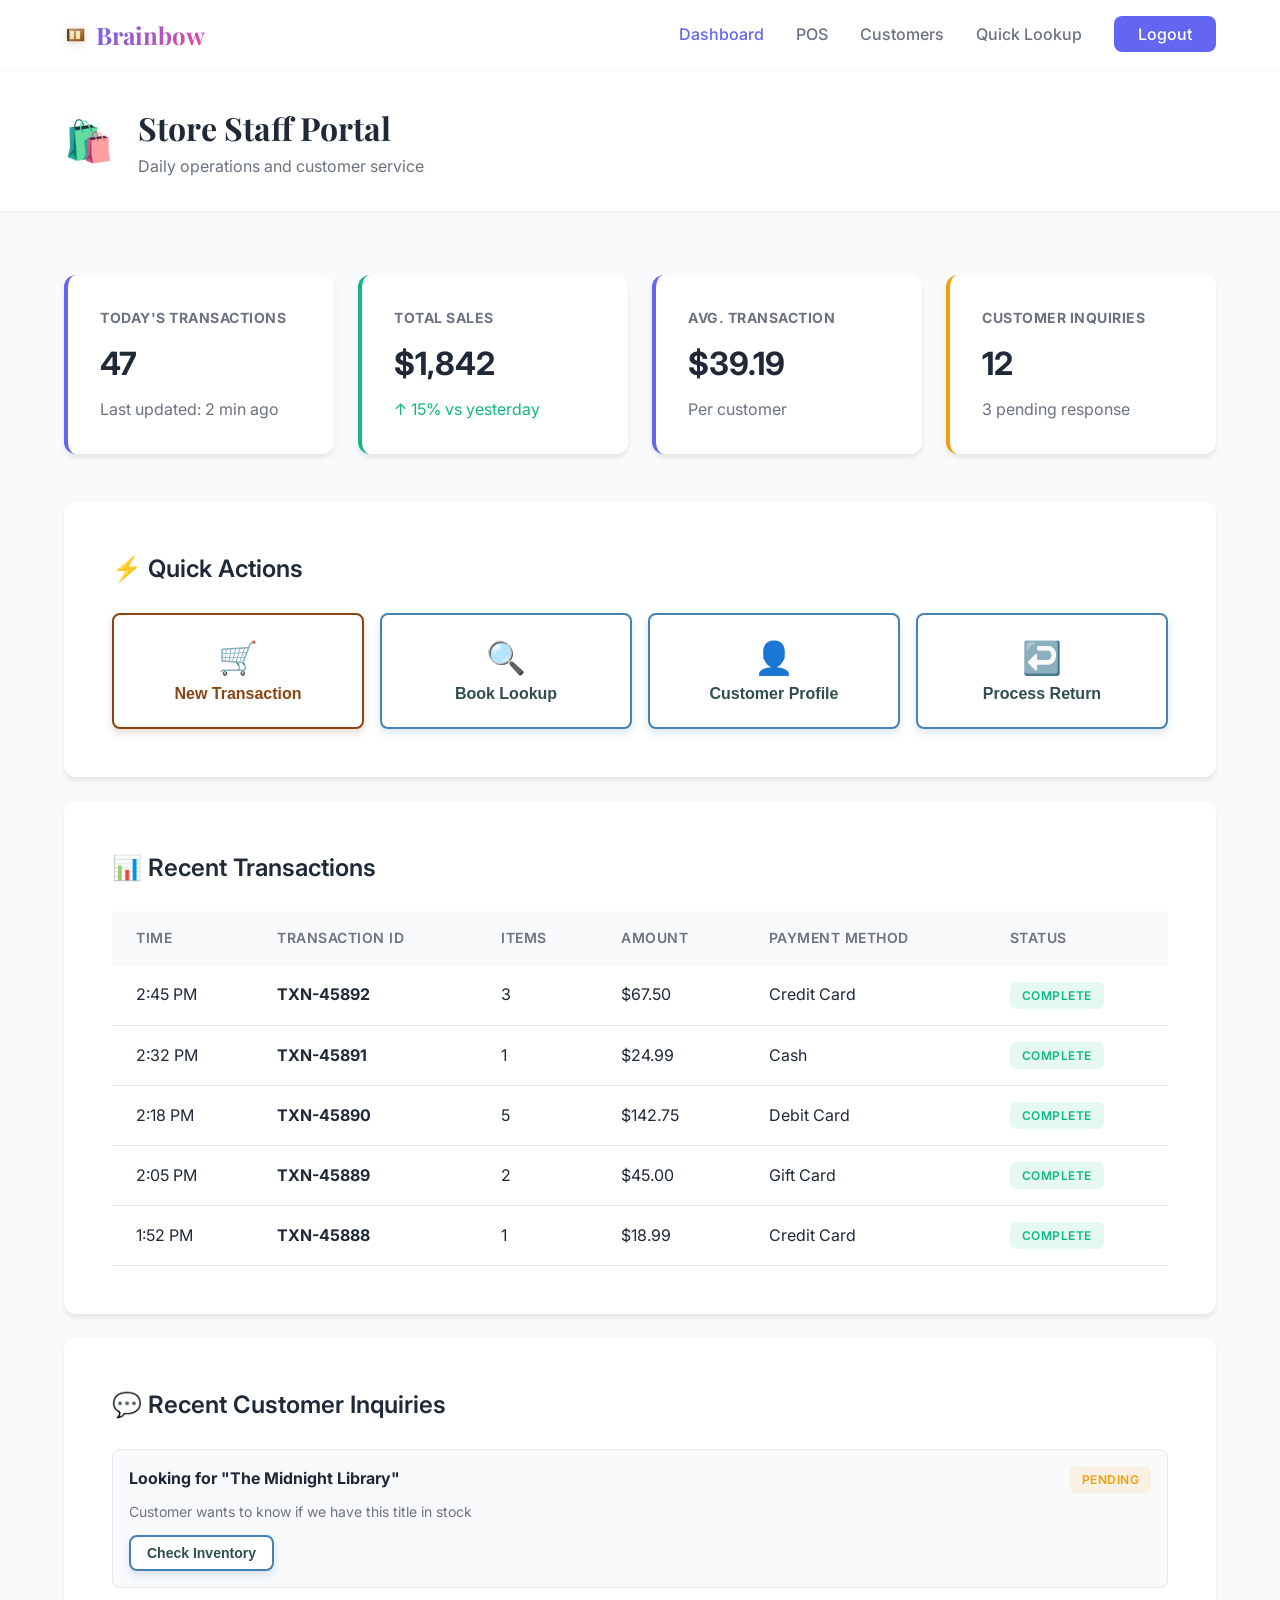
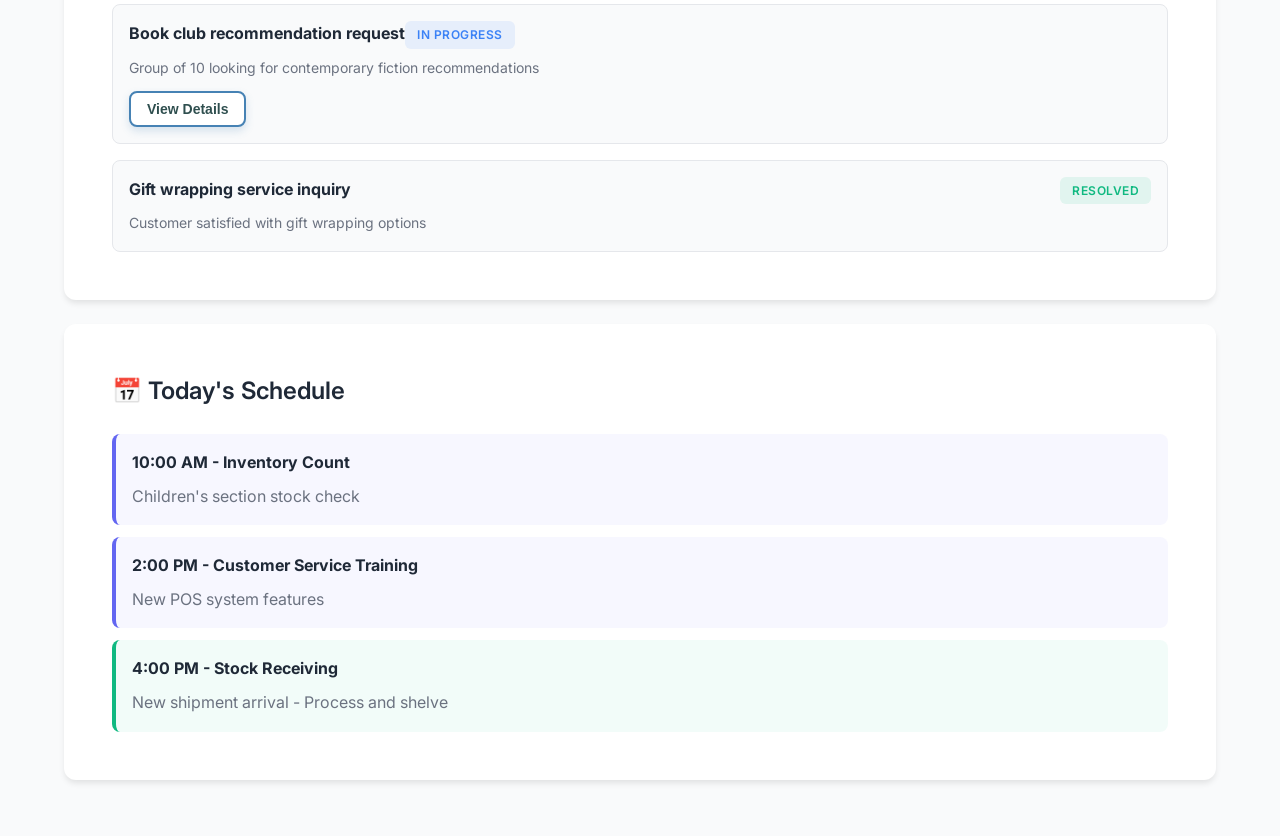
<file: store-portal.html>
<!DOCTYPE html>
<html lang="en">
<head>
    <meta charset="UTF-8">
    <meta name="viewport" content="width=device-width, initial-scale=1.0">
    <title>Store Staff Portal - Brainbow</title>
    <link rel="stylesheet" href="styles.css">
    <link rel="preconnect" href="https://fonts.googleapis.com">
    <link rel="preconnect" href="https://fonts.gstatic.com" crossorigin>
    <link href="https://fonts.googleapis.com/css2?family=Inter:wght@300;400;500;600;700&family=Playfair+Display:wght@600;700&display=swap" rel="stylesheet">
</head>
<body>
    <!-- Navigation -->
    <nav class="navbar">
        <div class="container">
            <div class="nav-brand">
                <div class="logo">
                    <svg class="book-icon" viewBox="0 0 24 24" width="24" height="24">
                        <defs>
                            <linearGradient id="bookGradient" x1="0%" y1="0%" x2="100%" y2="100%">
                                <stop offset="0%" style="stop-color:#D2B48C;stop-opacity:1" />
                                <stop offset="100%" style="stop-color:#8B4513;stop-opacity:1" />
                            </linearGradient>
                            <linearGradient id="pageGradient" x1="0%" y1="0%" x2="100%" y2="100%">
                                <stop offset="0%" style="stop-color:#F5F5DC;stop-opacity:1" />
                                <stop offset="100%" style="stop-color:#F0E68C;stop-opacity:1" />
                            </linearGradient>
                        </defs>
                        <!-- Book cover -->
                        <path d="M4 6 L20 6 L20 18 L4 18 Z" fill="url(#bookGradient)" stroke="#8B4513" stroke-width="0.5"/>
                        <!-- Book spine -->
                        <path d="M4 6 L4 18" stroke="#654321" stroke-width="2"/>
                        <!-- Left page -->
                        <path d="M6 8 L10 8 L10 16 L6 16 Z" fill="url(#pageGradient)" stroke="#D2B48C" stroke-width="0.3"/>
                        <!-- Right page -->
                        <path d="M12 8 L16 8 L16 16 L12 16 Z" fill="url(#pageGradient)" stroke="#D2B48C" stroke-width="0.3"/>
                        <!-- Page lines -->
                        <line x1="6" y1="10" x2="10" y2="10" stroke="#D2B48C" stroke-width="0.2" opacity="0.6"/>
                        <line x1="6" y1="12" x2="10" y2="12" stroke="#D2B48C" stroke-width="0.2" opacity="0.6"/>
                        <line x1="6" y1="14" x2="10" y2="14" stroke="#D2B48C" stroke-width="0.2" opacity="0.6"/>
                        <line x1="12" y1="10" x2="16" y2="10" stroke="#D2B48C" stroke-width="0.2" opacity="0.6"/>
                        <line x1="12" y1="12" x2="16" y2="12" stroke="#D2B48C" stroke-width="0.2" opacity="0.6"/>
                        <line x1="12" y1="14" x2="16" y2="14" stroke="#D2B48C" stroke-width="0.2" opacity="0.6"/>
                    </svg>
                    <span class="brand-text">Brainbow</span>
                </div>
            </div>
            <ul class="nav-menu">
                <li><a href="store-portal.html" class="active">Dashboard</a></li>
                <li><a href="#pos">POS</a></li>
                <li><a href="#customers">Customers</a></li>
                <li><a href="#inventory">Quick Lookup</a></li>
                <li><a href="index.html" class="btn-login">Logout</a></li>
            </ul>
            <div class="hamburger">
                <span></span>
                <span></span>
                <span></span>
            </div>
        </div>
    </nav>

    <div class="dashboard">
        <div class="dashboard-header">
            <div class="container">
                <div class="dashboard-title">
                    <span class="dashboard-icon">🛍️</span>
                    <div>
                        <h1>Store Staff Portal</h1>
                        <p style="color: #6b7280; margin: 0;">Daily operations and customer service</p>
                    </div>
                </div>
            </div>
        </div>

        <div class="dashboard-content">
            <div class="container">
                <!-- Today's Metrics -->
                <div class="dashboard-grid">
                    <div class="stat-card">
                        <h3>Today's Transactions</h3>
                        <div class="stat-value">47</div>
                        <p style="color: #6b7280; margin-top: 0.5rem;">Last updated: 2 min ago</p>
                    </div>
                    <div class="stat-card success">
                        <h3>Total Sales</h3>
                        <div class="stat-value">$1,842</div>
                        <p style="color: #10b981; margin-top: 0.5rem;">↑ 15% vs yesterday</p>
                    </div>
                    <div class="stat-card">
                        <h3>Avg. Transaction</h3>
                        <div class="stat-value">$39.19</div>
                        <p style="color: #6b7280; margin-top: 0.5rem;">Per customer</p>
                    </div>
                    <div class="stat-card warning">
                        <h3>Customer Inquiries</h3>
                        <div class="stat-value">12</div>
                        <p style="color: #6b7280; margin-top: 0.5rem;">3 pending response</p>
                    </div>
                </div>

                <!-- Quick Actions -->
                <div class="content-card">
                    <h2>⚡ Quick Actions</h2>
                    <div style="display: grid; grid-template-columns: repeat(auto-fit, minmax(200px, 1fr)); gap: 1rem;">
                        <button class="btn btn-primary" style="padding: 1.5rem; display: flex; flex-direction: column; align-items: center; gap: 0.5rem;">
                            <span style="font-size: 2rem;">🛒</span>
                            <span>New Transaction</span>
                        </button>
                        <button class="btn btn-secondary" style="padding: 1.5rem; display: flex; flex-direction: column; align-items: center; gap: 0.5rem;">
                            <span style="font-size: 2rem;">🔍</span>
                            <span>Book Lookup</span>
                        </button>
                        <button class="btn btn-secondary" style="padding: 1.5rem; display: flex; flex-direction: column; align-items: center; gap: 0.5rem;">
                            <span style="font-size: 2rem;">👤</span>
                            <span>Customer Profile</span>
                        </button>
                        <button class="btn btn-secondary" style="padding: 1.5rem; display: flex; flex-direction: column; align-items: center; gap: 0.5rem;">
                            <span style="font-size: 2rem;">↩️</span>
                            <span>Process Return</span>
                        </button>
                    </div>
                </div>

                <!-- Recent Transactions -->
                <div class="content-card">
                    <h2>📊 Recent Transactions</h2>
                    <div class="table-wrapper">
                        <table>
                            <thead>
                                <tr>
                                    <th>Time</th>
                                    <th>Transaction ID</th>
                                    <th>Items</th>
                                    <th>Amount</th>
                                    <th>Payment Method</th>
                                    <th>Status</th>
                                </tr>
                            </thead>
                            <tbody>
                                <tr>
                                    <td>2:45 PM</td>
                                    <td><strong>TXN-45892</strong></td>
                                    <td>3</td>
                                    <td>$67.50</td>
                                    <td>Credit Card</td>
                                    <td><span class="badge badge-success">Complete</span></td>
                                </tr>
                                <tr>
                                    <td>2:32 PM</td>
                                    <td><strong>TXN-45891</strong></td>
                                    <td>1</td>
                                    <td>$24.99</td>
                                    <td>Cash</td>
                                    <td><span class="badge badge-success">Complete</span></td>
                                </tr>
                                <tr>
                                    <td>2:18 PM</td>
                                    <td><strong>TXN-45890</strong></td>
                                    <td>5</td>
                                    <td>$142.75</td>
                                    <td>Debit Card</td>
                                    <td><span class="badge badge-success">Complete</span></td>
                                </tr>
                                <tr>
                                    <td>2:05 PM</td>
                                    <td><strong>TXN-45889</strong></td>
                                    <td>2</td>
                                    <td>$45.00</td>
                                    <td>Gift Card</td>
                                    <td><span class="badge badge-success">Complete</span></td>
                                </tr>
                                <tr>
                                    <td>1:52 PM</td>
                                    <td><strong>TXN-45888</strong></td>
                                    <td>1</td>
                                    <td>$18.99</td>
                                    <td>Credit Card</td>
                                    <td><span class="badge badge-success">Complete</span></td>
                                </tr>
                            </tbody>
                        </table>
                    </div>
                </div>

                <!-- Customer Inquiries -->
                <div class="content-card">
                    <h2>💬 Recent Customer Inquiries</h2>
                    <div style="display: grid; gap: 1rem;">
                        <div style="padding: 1rem; background: #f9fafb; border-radius: 0.5rem; border: 1px solid #e5e7eb;">
                            <div style="display: flex; justify-content: space-between; align-items: start; margin-bottom: 0.5rem;">
                                <strong>Looking for "The Midnight Library"</strong>
                                <span class="badge badge-warning">Pending</span>
                            </div>
                            <p style="margin: 0; color: #6b7280; font-size: 0.875rem;">Customer wants to know if we have this title in stock</p>
                            <div style="margin-top: 0.75rem;">
                                <button class="btn btn-secondary" style="padding: 0.5rem 1rem; font-size: 0.875rem;">Check Inventory</button>
                            </div>
                        </div>
                        
                        <div style="padding: 1rem; background: #f9fafb; border-radius: 0.5rem; border: 1px solid #e5e7eb;">
                            <div style="display: flex; justify-space-between; align-items: start; margin-bottom: 0.5rem;">
                                <strong>Book club recommendation request</strong>
                                <span class="badge badge-info">In Progress</span>
                            </div>
                            <p style="margin: 0; color: #6b7280; font-size: 0.875rem;">Group of 10 looking for contemporary fiction recommendations</p>
                            <div style="margin-top: 0.75rem;">
                                <button class="btn btn-secondary" style="padding: 0.5rem 1rem; font-size: 0.875rem;">View Details</button>
                            </div>
                        </div>
                        
                        <div style="padding: 1rem; background: #f9fafb; border-radius: 0.5rem; border: 1px solid #e5e7eb;">
                            <div style="display: flex; justify-content: space-between; align-items: start; margin-bottom: 0.5rem;">
                                <strong>Gift wrapping service inquiry</strong>
                                <span class="badge badge-success">Resolved</span>
                            </div>
                            <p style="margin: 0; color: #6b7280; font-size: 0.875rem;">Customer satisfied with gift wrapping options</p>
                        </div>
                    </div>
                </div>

                <!-- Today's Schedule -->
                <div class="content-card">
                    <h2>📅 Today's Schedule</h2>
                    <div style="display: grid; gap: 0.75rem;">
                        <div style="padding: 1rem; background: rgba(99, 102, 241, 0.05); border-left: 4px solid #6366f1; border-radius: 0.5rem;">
                            <strong>10:00 AM - Inventory Count</strong>
                            <p style="margin: 0.5rem 0 0 0; color: #6b7280;">Children's section stock check</p>
                        </div>
                        <div style="padding: 1rem; background: rgba(99, 102, 241, 0.05); border-left: 4px solid #6366f1; border-radius: 0.5rem;">
                            <strong>2:00 PM - Customer Service Training</strong>
                            <p style="margin: 0.5rem 0 0 0; color: #6b7280;">New POS system features</p>
                        </div>
                        <div style="padding: 1rem; background: rgba(16, 185, 129, 0.05); border-left: 4px solid #10b981; border-radius: 0.5rem;">
                            <strong>4:00 PM - Stock Receiving</strong>
                            <p style="margin: 0.5rem 0 0 0; color: #6b7280;">New shipment arrival - Process and shelve</p>
                        </div>
                    </div>
                </div>
            </div>
        </div>
    </div>

    <script src="script.js"></script>
</body>
</html>
</file>
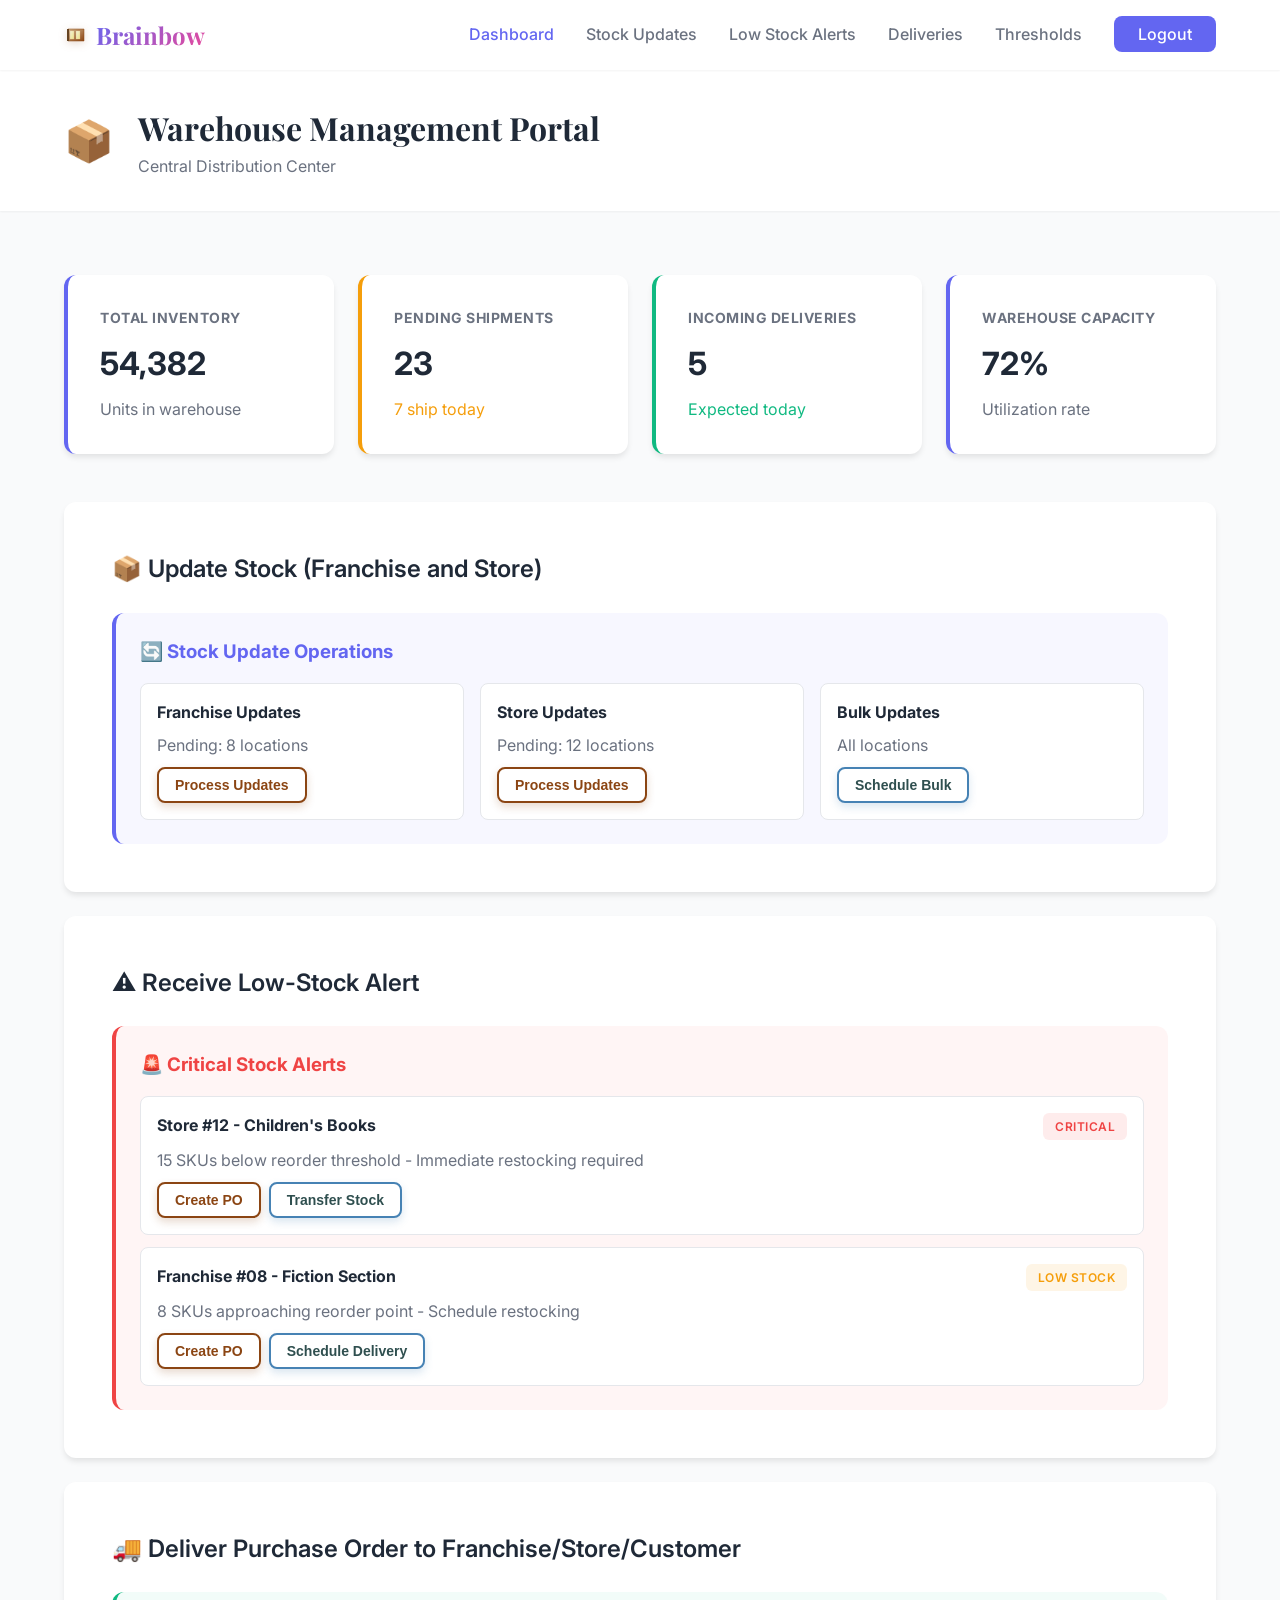
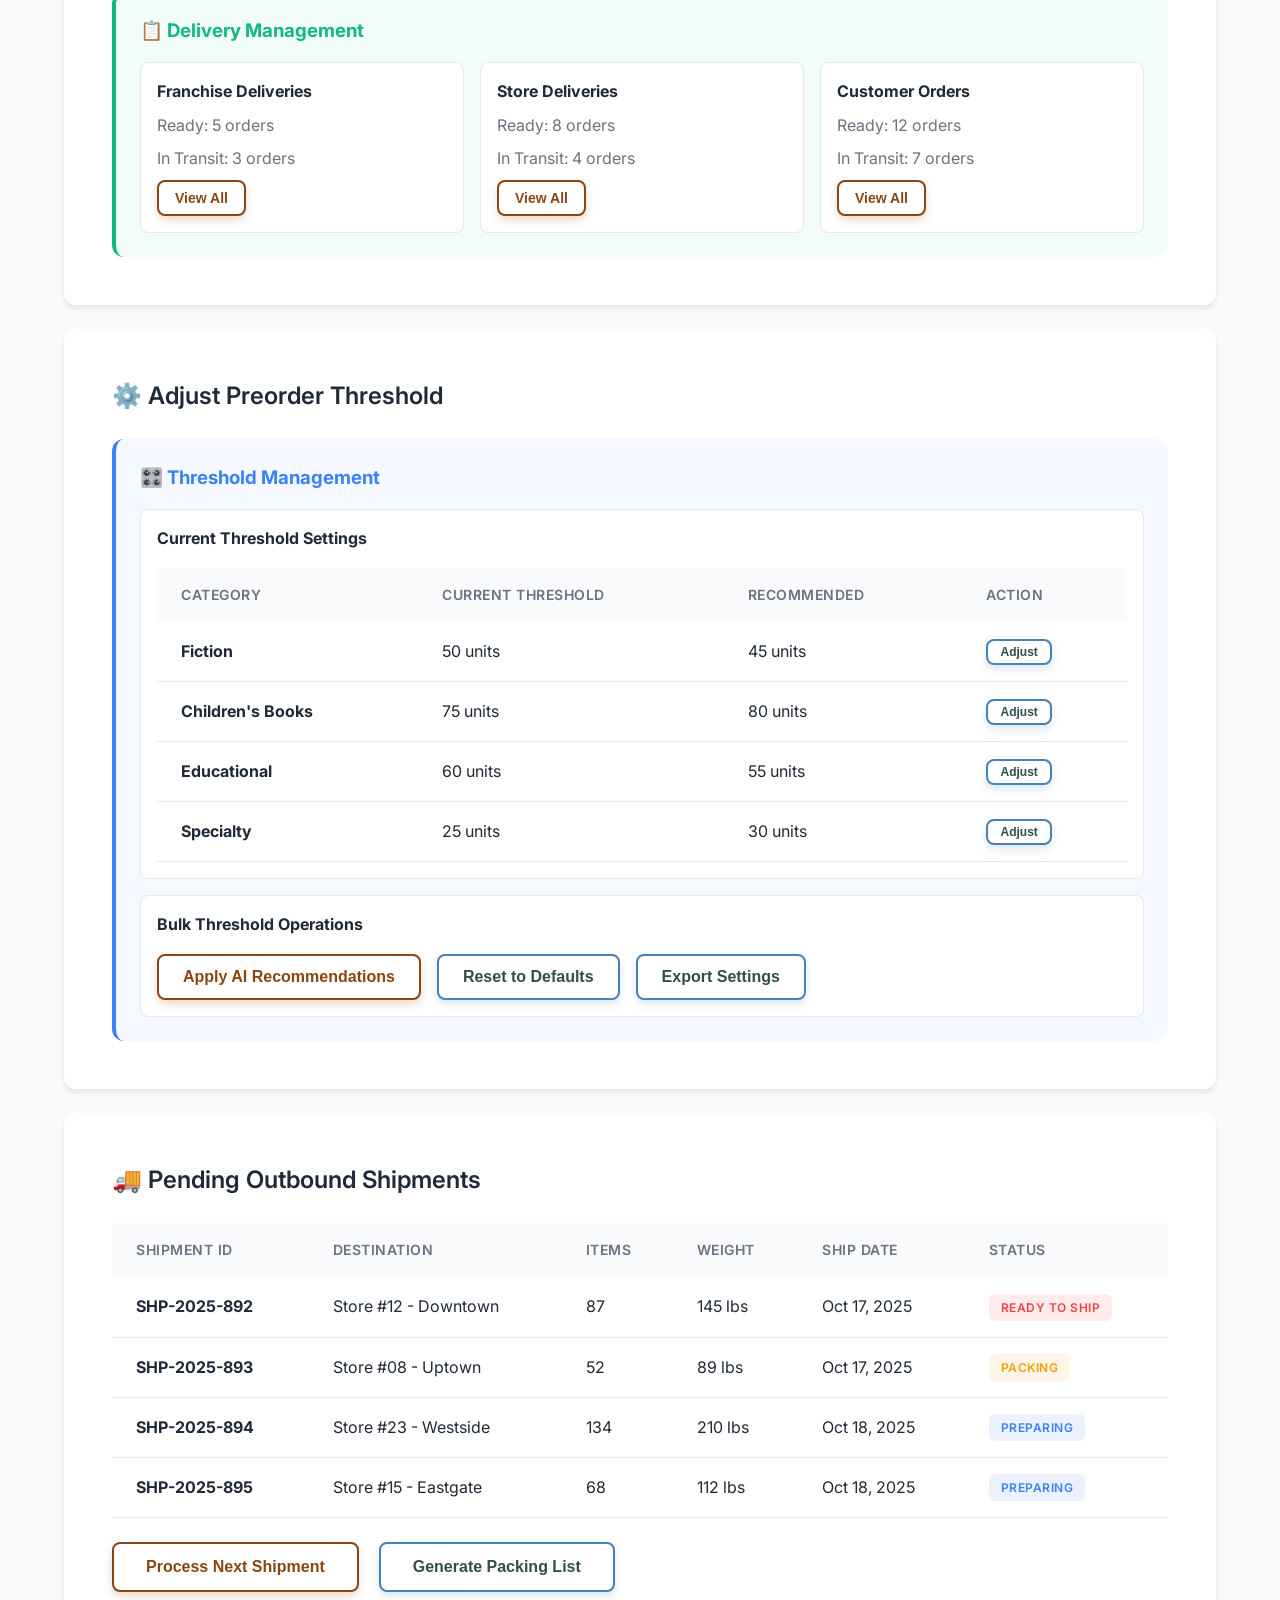
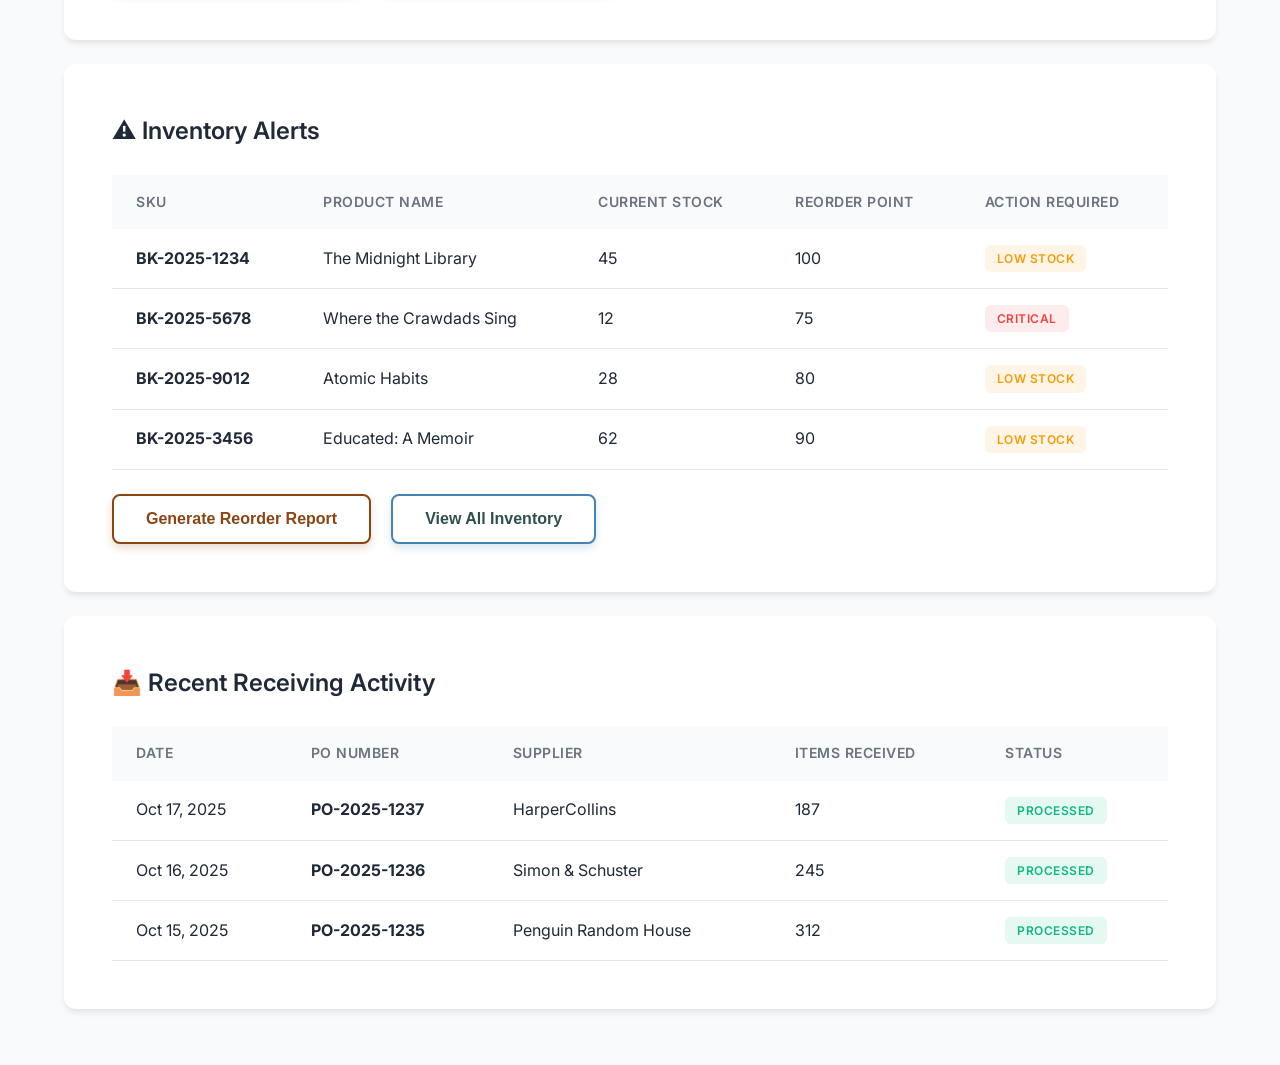
<file: warehouse-portal.html>
<!DOCTYPE html>
<html lang="en">
<head>
    <meta charset="UTF-8">
    <meta name="viewport" content="width=device-width, initial-scale=1.0">
    <title>Warehouse Portal - Brainbow</title>
    <link rel="stylesheet" href="styles.css">
    <link rel="preconnect" href="https://fonts.googleapis.com">
    <link rel="preconnect" href="https://fonts.gstatic.com" crossorigin>
    <link href="https://fonts.googleapis.com/css2?family=Inter:wght@300;400;500;600;700&family=Playfair+Display:wght@600;700&display=swap" rel="stylesheet">
</head>
<body>
    <!-- Navigation -->
    <nav class="navbar">
        <div class="container">
            <div class="nav-brand">
                <div class="logo">
                    <svg class="book-icon" viewBox="0 0 24 24" width="24" height="24">
                        <defs>
                            <linearGradient id="bookGradient" x1="0%" y1="0%" x2="100%" y2="100%">
                                <stop offset="0%" style="stop-color:#D2B48C;stop-opacity:1" />
                                <stop offset="100%" style="stop-color:#8B4513;stop-opacity:1" />
                            </linearGradient>
                            <linearGradient id="pageGradient" x1="0%" y1="0%" x2="100%" y2="100%">
                                <stop offset="0%" style="stop-color:#F5F5DC;stop-opacity:1" />
                                <stop offset="100%" style="stop-color:#F0E68C;stop-opacity:1" />
                            </linearGradient>
                        </defs>
                        <!-- Book cover -->
                        <path d="M4 6 L20 6 L20 18 L4 18 Z" fill="url(#bookGradient)" stroke="#8B4513" stroke-width="0.5"/>
                        <!-- Book spine -->
                        <path d="M4 6 L4 18" stroke="#654321" stroke-width="2"/>
                        <!-- Left page -->
                        <path d="M6 8 L10 8 L10 16 L6 16 Z" fill="url(#pageGradient)" stroke="#D2B48C" stroke-width="0.3"/>
                        <!-- Right page -->
                        <path d="M12 8 L16 8 L16 16 L12 16 Z" fill="url(#pageGradient)" stroke="#D2B48C" stroke-width="0.3"/>
                        <!-- Page lines -->
                        <line x1="6" y1="10" x2="10" y2="10" stroke="#D2B48C" stroke-width="0.2" opacity="0.6"/>
                        <line x1="6" y1="12" x2="10" y2="12" stroke="#D2B48C" stroke-width="0.2" opacity="0.6"/>
                        <line x1="6" y1="14" x2="10" y2="14" stroke="#D2B48C" stroke-width="0.2" opacity="0.6"/>
                        <line x1="12" y1="10" x2="16" y2="10" stroke="#D2B48C" stroke-width="0.2" opacity="0.6"/>
                        <line x1="12" y1="12" x2="16" y2="12" stroke="#D2B48C" stroke-width="0.2" opacity="0.6"/>
                        <line x1="12" y1="14" x2="16" y2="14" stroke="#D2B48C" stroke-width="0.2" opacity="0.6"/>
                    </svg>
                    <span class="brand-text">Brainbow</span>
                </div>
            </div>
            <ul class="nav-menu">
                <li><a href="warehouse-portal.html" class="active">Dashboard</a></li>
                <li><a href="#stock-updates">Stock Updates</a></li>
                <li><a href="#alerts">Low Stock Alerts</a></li>
                <li><a href="#deliveries">Deliveries</a></li>
                <li><a href="#thresholds">Thresholds</a></li>
                <li><a href="index.html" class="btn-login">Logout</a></li>
            </ul>
            <div class="hamburger">
                <span></span>
                <span></span>
                <span></span>
            </div>
        </div>
    </nav>

    <div class="dashboard">
        <div class="dashboard-header">
            <div class="container">
                <div class="dashboard-title">
                    <span class="dashboard-icon">📦</span>
                    <div>
                        <h1>Warehouse Management Portal</h1>
                        <p style="color: #6b7280; margin: 0;">Central Distribution Center</p>
                    </div>
                </div>
            </div>
        </div>

        <div class="dashboard-content">
            <div class="container">
                <!-- Warehouse Metrics -->
                <div class="dashboard-grid">
                    <div class="stat-card">
                        <h3>Total Inventory</h3>
                        <div class="stat-value">54,382</div>
                        <p style="color: #6b7280; margin-top: 0.5rem;">Units in warehouse</p>
                    </div>
                    <div class="stat-card warning">
                        <h3>Pending Shipments</h3>
                        <div class="stat-value">23</div>
                        <p style="color: #f59e0b; margin-top: 0.5rem;">7 ship today</p>
                    </div>
                    <div class="stat-card success">
                        <h3>Incoming Deliveries</h3>
                        <div class="stat-value">5</div>
                        <p style="color: #10b981; margin-top: 0.5rem;">Expected today</p>
                    </div>
                    <div class="stat-card">
                        <h3>Warehouse Capacity</h3>
                        <div class="stat-value">72%</div>
                        <p style="color: #6b7280; margin-top: 0.5rem;">Utilization rate</p>
                    </div>
                </div>

                <!-- Update Stock (Franchise and Store) -->
                <div class="content-card">
                    <h2>📦 Update Stock (Franchise and Store)</h2>
                    <div style="display: grid; gap: 1rem;">
                        <div style="padding: 1.5rem; background: rgba(99, 102, 241, 0.05); border-left: 4px solid #6366f1; border-radius: 0.75rem;">
                            <h3 style="margin: 0 0 1rem 0; color: #6366f1;">🔄 Stock Update Operations</h3>
                            <div style="display: grid; grid-template-columns: repeat(auto-fit, minmax(200px, 1fr)); gap: 1rem;">
                                <div style="padding: 1rem; background: white; border-radius: 0.5rem; border: 1px solid #e5e7eb;">
                                    <h4 style="margin: 0 0 0.5rem 0;">Franchise Updates</h4>
                                    <p style="margin: 0 0 0.5rem 0; color: #6b7280;">Pending: 8 locations</p>
                                    <button class="btn btn-primary" style="padding: 0.5rem 1rem; font-size: 0.875rem;">Process Updates</button>
                                </div>
                                <div style="padding: 1rem; background: white; border-radius: 0.5rem; border: 1px solid #e5e7eb;">
                                    <h4 style="margin: 0 0 0.5rem 0;">Store Updates</h4>
                                    <p style="margin: 0 0 0.5rem 0; color: #6b7280;">Pending: 12 locations</p>
                                    <button class="btn btn-primary" style="padding: 0.5rem 1rem; font-size: 0.875rem;">Process Updates</button>
                                </div>
                                <div style="padding: 1rem; background: white; border-radius: 0.5rem; border: 1px solid #e5e7eb;">
                                    <h4 style="margin: 0 0 0.5rem 0;">Bulk Updates</h4>
                                    <p style="margin: 0 0 0.5rem 0; color: #6b7280;">All locations</p>
                                    <button class="btn btn-secondary" style="padding: 0.5rem 1rem; font-size: 0.875rem;">Schedule Bulk</button>
                                </div>
                            </div>
                        </div>
                    </div>
                </div>

                <!-- Receive Low-Stock Alert -->
                <div class="content-card">
                    <h2>⚠️ Receive Low-Stock Alert</h2>
                    <div style="display: grid; gap: 1rem;">
                        <div style="padding: 1.5rem; background: rgba(239, 68, 68, 0.05); border-left: 4px solid #ef4444; border-radius: 0.75rem;">
                            <h3 style="margin: 0 0 1rem 0; color: #ef4444;">🚨 Critical Stock Alerts</h3>
                            <div style="display: grid; gap: 0.75rem;">
                                <div style="padding: 1rem; background: white; border-radius: 0.5rem; border: 1px solid #e5e7eb;">
                                    <div style="display: flex; justify-content: space-between; align-items: start; margin-bottom: 0.5rem;">
                                        <strong>Store #12 - Children's Books</strong>
                                        <span class="badge badge-danger">Critical</span>
                                    </div>
                                    <p style="margin: 0 0 0.5rem 0; color: #6b7280;">15 SKUs below reorder threshold - Immediate restocking required</p>
                                    <div style="display: flex; gap: 0.5rem;">
                                        <button class="btn btn-primary" style="padding: 0.5rem 1rem; font-size: 0.875rem;">Create PO</button>
                                        <button class="btn btn-secondary" style="padding: 0.5rem 1rem; font-size: 0.875rem;">Transfer Stock</button>
                                    </div>
                                </div>
                                <div style="padding: 1rem; background: white; border-radius: 0.5rem; border: 1px solid #e5e7eb;">
                                    <div style="display: flex; justify-content: space-between; align-items: start; margin-bottom: 0.5rem;">
                                        <strong>Franchise #08 - Fiction Section</strong>
                                        <span class="badge badge-warning">Low Stock</span>
                                    </div>
                                    <p style="margin: 0 0 0.5rem 0; color: #6b7280;">8 SKUs approaching reorder point - Schedule restocking</p>
                                    <div style="display: flex; gap: 0.5rem;">
                                        <button class="btn btn-primary" style="padding: 0.5rem 1rem; font-size: 0.875rem;">Create PO</button>
                                        <button class="btn btn-secondary" style="padding: 0.5rem 1rem; font-size: 0.875rem;">Schedule Delivery</button>
                                    </div>
                                </div>
                            </div>
                        </div>
                    </div>
                </div>

                <!-- Deliver Purchase Order to Franchise/Store/Customer -->
                <div class="content-card">
                    <h2>🚚 Deliver Purchase Order to Franchise/Store/Customer</h2>
                    <div style="display: grid; gap: 1rem;">
                        <div style="padding: 1.5rem; background: rgba(16, 185, 129, 0.05); border-left: 4px solid #10b981; border-radius: 0.75rem;">
                            <h3 style="margin: 0 0 1rem 0; color: #10b981;">📋 Delivery Management</h3>
                            <div style="display: grid; grid-template-columns: repeat(auto-fit, minmax(250px, 1fr)); gap: 1rem;">
                                <div style="padding: 1rem; background: white; border-radius: 0.5rem; border: 1px solid #e5e7eb;">
                                    <h4 style="margin: 0 0 0.5rem 0;">Franchise Deliveries</h4>
                                    <p style="margin: 0 0 0.5rem 0; color: #6b7280;">Ready: 5 orders</p>
                                    <p style="margin: 0 0 0.5rem 0; color: #6b7280;">In Transit: 3 orders</p>
                                    <button class="btn btn-primary" style="padding: 0.5rem 1rem; font-size: 0.875rem;">View All</button>
                                </div>
                                <div style="padding: 1rem; background: white; border-radius: 0.5rem; border: 1px solid #e5e7eb;">
                                    <h4 style="margin: 0 0 0.5rem 0;">Store Deliveries</h4>
                                    <p style="margin: 0 0 0.5rem 0; color: #6b7280;">Ready: 8 orders</p>
                                    <p style="margin: 0 0 0.5rem 0; color: #6b7280;">In Transit: 4 orders</p>
                                    <button class="btn btn-primary" style="padding: 0.5rem 1rem; font-size: 0.875rem;">View All</button>
                                </div>
                                <div style="padding: 1rem; background: white; border-radius: 0.5rem; border: 1px solid #e5e7eb;">
                                    <h4 style="margin: 0 0 0.5rem 0;">Customer Orders</h4>
                                    <p style="margin: 0 0 0.5rem 0; color: #6b7280;">Ready: 12 orders</p>
                                    <p style="margin: 0 0 0.5rem 0; color: #6b7280;">In Transit: 7 orders</p>
                                    <button class="btn btn-primary" style="padding: 0.5rem 1rem; font-size: 0.875rem;">View All</button>
                                </div>
                            </div>
                        </div>
                    </div>
                </div>

                <!-- Adjust Preorder Threshold -->
                <div class="content-card">
                    <h2>⚙️ Adjust Preorder Threshold</h2>
                    <div style="display: grid; gap: 1rem;">
                        <div style="padding: 1.5rem; background: rgba(59, 130, 246, 0.05); border-left: 4px solid #3b82f6; border-radius: 0.75rem;">
                            <h3 style="margin: 0 0 1rem 0; color: #3b82f6;">🎛️ Threshold Management</h3>
                            <div style="display: grid; gap: 1rem;">
                                <div style="padding: 1rem; background: white; border-radius: 0.5rem; border: 1px solid #e5e7eb;">
                                    <h4 style="margin: 0 0 1rem 0;">Current Threshold Settings</h4>
                                    <div class="table-wrapper">
                                        <table>
                                            <thead>
                                                <tr>
                                                    <th>Category</th>
                                                    <th>Current Threshold</th>
                                                    <th>Recommended</th>
                                                    <th>Action</th>
                                                </tr>
                                            </thead>
                                            <tbody>
                                                <tr>
                                                    <td><strong>Fiction</strong></td>
                                                    <td>50 units</td>
                                                    <td>45 units</td>
                                                    <td><button class="btn btn-secondary" style="padding: 0.25rem 0.75rem; font-size: 0.75rem;">Adjust</button></td>
                                                </tr>
                                                <tr>
                                                    <td><strong>Children's Books</strong></td>
                                                    <td>75 units</td>
                                                    <td>80 units</td>
                                                    <td><button class="btn btn-secondary" style="padding: 0.25rem 0.75rem; font-size: 0.75rem;">Adjust</button></td>
                                                </tr>
                                                <tr>
                                                    <td><strong>Educational</strong></td>
                                                    <td>60 units</td>
                                                    <td>55 units</td>
                                                    <td><button class="btn btn-secondary" style="padding: 0.25rem 0.75rem; font-size: 0.75rem;">Adjust</button></td>
                                                </tr>
                                                <tr>
                                                    <td><strong>Specialty</strong></td>
                                                    <td>25 units</td>
                                                    <td>30 units</td>
                                                    <td><button class="btn btn-secondary" style="padding: 0.25rem 0.75rem; font-size: 0.75rem;">Adjust</button></td>
                                                </tr>
                                            </tbody>
                                        </table>
                                    </div>
                                </div>
                                <div style="padding: 1rem; background: white; border-radius: 0.5rem; border: 1px solid #e5e7eb;">
                                    <h4 style="margin: 0 0 1rem 0;">Bulk Threshold Operations</h4>
                                    <div style="display: flex; gap: 1rem; flex-wrap: wrap;">
                                        <button class="btn btn-primary" style="padding: 0.75rem 1.5rem;">Apply AI Recommendations</button>
                                        <button class="btn btn-secondary" style="padding: 0.75rem 1.5rem;">Reset to Defaults</button>
                                        <button class="btn btn-secondary" style="padding: 0.75rem 1.5rem;">Export Settings</button>
                                    </div>
                                </div>
                            </div>
                        </div>
                    </div>
                </div>

                <!-- Pending Shipments -->
                <div class="content-card">
                    <h2>🚚 Pending Outbound Shipments</h2>
                    <div class="table-wrapper">
                        <table>
                            <thead>
                                <tr>
                                    <th>Shipment ID</th>
                                    <th>Destination</th>
                                    <th>Items</th>
                                    <th>Weight</th>
                                    <th>Ship Date</th>
                                    <th>Status</th>
                                </tr>
                            </thead>
                            <tbody>
                                <tr>
                                    <td><strong>SHP-2025-892</strong></td>
                                    <td>Store #12 - Downtown</td>
                                    <td>87</td>
                                    <td>145 lbs</td>
                                    <td>Oct 17, 2025</td>
                                    <td><span class="badge badge-danger">Ready to Ship</span></td>
                                </tr>
                                <tr>
                                    <td><strong>SHP-2025-893</strong></td>
                                    <td>Store #08 - Uptown</td>
                                    <td>52</td>
                                    <td>89 lbs</td>
                                    <td>Oct 17, 2025</td>
                                    <td><span class="badge badge-warning">Packing</span></td>
                                </tr>
                                <tr>
                                    <td><strong>SHP-2025-894</strong></td>
                                    <td>Store #23 - Westside</td>
                                    <td>134</td>
                                    <td>210 lbs</td>
                                    <td>Oct 18, 2025</td>
                                    <td><span class="badge badge-info">Preparing</span></td>
                                </tr>
                                <tr>
                                    <td><strong>SHP-2025-895</strong></td>
                                    <td>Store #15 - Eastgate</td>
                                    <td>68</td>
                                    <td>112 lbs</td>
                                    <td>Oct 18, 2025</td>
                                    <td><span class="badge badge-info">Preparing</span></td>
                                </tr>
                            </tbody>
                        </table>
                    </div>
                    <div style="margin-top: 1.5rem;">
                        <button class="btn btn-primary">Process Next Shipment</button>
                        <button class="btn btn-secondary" style="margin-left: 1rem;">Generate Packing List</button>
                    </div>
                </div>

                <!-- Inventory Alerts -->
                <div class="content-card">
                    <h2>⚠️ Inventory Alerts</h2>
                    <div class="table-wrapper">
                        <table>
                            <thead>
                                <tr>
                                    <th>SKU</th>
                                    <th>Product Name</th>
                                    <th>Current Stock</th>
                                    <th>Reorder Point</th>
                                    <th>Action Required</th>
                                </tr>
                            </thead>
                            <tbody>
                                <tr>
                                    <td><strong>BK-2025-1234</strong></td>
                                    <td>The Midnight Library</td>
                                    <td>45</td>
                                    <td>100</td>
                                    <td><span class="badge badge-warning">Low Stock</span></td>
                                </tr>
                                <tr>
                                    <td><strong>BK-2025-5678</strong></td>
                                    <td>Where the Crawdads Sing</td>
                                    <td>12</td>
                                    <td>75</td>
                                    <td><span class="badge badge-danger">Critical</span></td>
                                </tr>
                                <tr>
                                    <td><strong>BK-2025-9012</strong></td>
                                    <td>Atomic Habits</td>
                                    <td>28</td>
                                    <td>80</td>
                                    <td><span class="badge badge-warning">Low Stock</span></td>
                                </tr>
                                <tr>
                                    <td><strong>BK-2025-3456</strong></td>
                                    <td>Educated: A Memoir</td>
                                    <td>62</td>
                                    <td>90</td>
                                    <td><span class="badge badge-warning">Low Stock</span></td>
                                </tr>
                            </tbody>
                        </table>
                    </div>
                    <div style="margin-top: 1.5rem;">
                        <button class="btn btn-primary">Generate Reorder Report</button>
                        <button class="btn btn-secondary" style="margin-left: 1rem;">View All Inventory</button>
                    </div>
                </div>

                <!-- Recent Receiving -->
                <div class="content-card">
                    <h2>📥 Recent Receiving Activity</h2>
                    <div class="table-wrapper">
                        <table>
                            <thead>
                                <tr>
                                    <th>Date</th>
                                    <th>PO Number</th>
                                    <th>Supplier</th>
                                    <th>Items Received</th>
                                    <th>Status</th>
                                </tr>
                            </thead>
                            <tbody>
                                <tr>
                                    <td>Oct 17, 2025</td>
                                    <td><strong>PO-2025-1237</strong></td>
                                    <td>HarperCollins</td>
                                    <td>187</td>
                                    <td><span class="badge badge-success">Processed</span></td>
                                </tr>
                                <tr>
                                    <td>Oct 16, 2025</td>
                                    <td><strong>PO-2025-1236</strong></td>
                                    <td>Simon & Schuster</td>
                                    <td>245</td>
                                    <td><span class="badge badge-success">Processed</span></td>
                                </tr>
                                <tr>
                                    <td>Oct 15, 2025</td>
                                    <td><strong>PO-2025-1235</strong></td>
                                    <td>Penguin Random House</td>
                                    <td>312</td>
                                    <td><span class="badge badge-success">Processed</span></td>
                                </tr>
                            </tbody>
                        </table>
                    </div>
                </div>
            </div>
        </div>
    </div>

    <script src="script.js"></script>
</body>
</html>
</file>
<file: styles.css>
/* ===================================
   Global Styles & Variables
   =================================== */

:root {
    /* Color Palette */
    --primary-color: #6366f1;
    --primary-dark: #4f46e5;
    --primary-light: #818cf8;
    --secondary-color: #ec4899;
    --accent-color: #f59e0b;
    
    --success-color: #10b981;
    --warning-color: #f59e0b;
    --danger-color: #ef4444;
    --info-color: #3b82f6;
    
    --text-primary: #1f2937;
    --text-secondary: #6b7280;
    --text-light: #9ca3af;
    
    --bg-primary: #ffffff;
    --bg-secondary: #f9fafb;
    --bg-dark: #111827;
    
    --border-color: #e5e7eb;
    --shadow-sm: 0 1px 2px 0 rgba(0, 0, 0, 0.05);
    --shadow-md: 0 4px 6px -1px rgba(0, 0, 0, 0.1);
    --shadow-lg: 0 10px 15px -3px rgba(0, 0, 0, 0.1);
    --shadow-xl: 0 20px 25px -5px rgba(0, 0, 0, 0.1);
    
    /* Typography */
    --font-body: 'Inter', sans-serif;
    --font-heading: 'Playfair Display', serif;
    
    /* Spacing */
    --spacing-xs: 0.5rem;
    --spacing-sm: 1rem;
    --spacing-md: 1.5rem;
    --spacing-lg: 2rem;
    --spacing-xl: 3rem;
    
    /* Border Radius */
    --radius-sm: 0.375rem;
    --radius-md: 0.5rem;
    --radius-lg: 0.75rem;
    --radius-xl: 1rem;
}

* {
    margin: 0;
    padding: 0;
    box-sizing: border-box;
}

html {
    scroll-behavior: smooth;
}

body {
    font-family: var(--font-body);
    color: var(--text-primary);
    background-color: var(--bg-primary);
    line-height: 1.6;
    overflow-x: hidden;
}

.container {
    max-width: 1200px;
    margin: 0 auto;
    padding: 0 var(--spacing-md);
}

/* ===================================
   Navigation Bar
   =================================== */

.navbar {
    background: rgba(255, 255, 255, 0.95);
    backdrop-filter: blur(10px);
    box-shadow: var(--shadow-sm);
    position: sticky;
    top: 0;
    z-index: 1000;
    transition: all 0.3s ease;
}

.navbar .container {
    display: flex;
    justify-content: space-between;
    align-items: center;
    padding: var(--spacing-sm) var(--spacing-md);
}

.nav-brand .logo {
    display: flex;
    align-items: center;
    gap: 0.5rem;
    font-size: 1.5rem;
    font-weight: 700;
    text-decoration: none;
    color: var(--text-primary);
}

.book-icon {
    width: 24px;
    height: 24px;
    filter: drop-shadow(0 2px 4px rgba(139, 69, 19, 0.2));
    transition: all 0.3s ease;
}

.book-icon:hover {
    transform: scale(1.05);
    filter: drop-shadow(0 4px 8px rgba(139, 69, 19, 0.3));
}

.brand-text {
    background: linear-gradient(135deg, var(--primary-color), var(--secondary-color));
    -webkit-background-clip: text;
    -webkit-text-fill-color: transparent;
    background-clip: text;
    font-family: var(--font-heading);
}

.nav-menu {
    display: flex;
    list-style: none;
    gap: var(--spacing-lg);
    align-items: center;
}

.nav-menu a {
    text-decoration: none;
    color: var(--text-secondary);
    font-weight: 500;
    transition: color 0.3s ease;
    padding: 0.5rem 0;
}

.nav-menu a:hover,
.nav-menu a.active {
    color: var(--primary-color);
}

.btn-login {
    background: var(--primary-color);
    color: white !important;
    padding: 0.5rem 1.5rem !important;
    border-radius: var(--radius-md);
    transition: all 0.3s ease;
}

.btn-login:hover {
    background: var(--primary-dark);
    transform: translateY(-2px);
}

.hamburger {
    display: none;
    flex-direction: column;
    cursor: pointer;
    gap: 0.25rem;
}

.hamburger span {
    width: 25px;
    height: 3px;
    background: var(--text-primary);
    border-radius: 3px;
    transition: all 0.3s ease;
}

/* ===================================
   Hero Section
   =================================== */

.hero {
    position: relative;
    padding: 8rem 0 6rem;
    overflow: hidden;
    background: 
        linear-gradient(135deg, rgba(245, 245, 240, 0.95) 0%, rgba(250, 250, 245, 0.9) 100%),
        url('data:image/svg+xml,<svg xmlns="http://www.w3.org/2000/svg" viewBox="0 0 1200 800"><defs><pattern id="book" patternUnits="userSpaceOnUse" width="1200" height="800"><rect width="1200" height="800" fill="%23f5f5f0"/><g opacity="0.1"><path d="M50 100 L1150 100 L1150 700 L50 700 Z" fill="none" stroke="%238B7355" stroke-width="2"/><path d="M50 100 L50 700" stroke="%238B7355" stroke-width="1"/><path d="M1150 100 L1150 700" stroke="%238B7355" stroke-width="1"/><path d="M50 200 L1150 200" stroke="%238B7355" stroke-width="0.5" opacity="0.3"/><path d="M50 300 L1150 300" stroke="%238B7355" stroke-width="0.5" opacity="0.3"/><path d="M50 400 L1150 400" stroke="%238B7355" stroke-width="0.5" opacity="0.3"/><path d="M50 500 L1150 500" stroke="%238B7355" stroke-width="0.5" opacity="0.3"/><path d="M50 600 L1150 600" stroke="%238B7355" stroke-width="0.5" opacity="0.3"/></g></pattern></defs><rect width="1200" height="800" fill="url(%23book)"/></svg>');
    background-size: cover;
    background-position: center;
    background-attachment: fixed;
}

.hero-background {
    position: absolute;
    top: 0;
    left: 0;
    width: 100%;
    height: 100%;
    background: 
        radial-gradient(circle at 15% 20%, rgba(139, 115, 85, 0.05) 0%, transparent 40%),
        radial-gradient(circle at 85% 30%, rgba(139, 115, 85, 0.08) 0%, transparent 50%),
        radial-gradient(circle at 20% 80%, rgba(139, 115, 85, 0.06) 0%, transparent 45%),
        radial-gradient(circle at 80% 70%, rgba(139, 115, 85, 0.04) 0%, transparent 60%);
    z-index: 1;
}

.hero-background::before {
    content: '';
    position: absolute;
    top: 0;
    left: 0;
    width: 100%;
    height: 100%;
    background: 
        url('data:image/svg+xml,<svg xmlns="http://www.w3.org/2000/svg" viewBox="0 0 1200 800"><g opacity="0.2"><!-- Left side botanical branch --><path d="M50 200 Q150 150 250 200 Q350 180 450 200" stroke="%236B8E23" stroke-width="3" fill="none"/><circle cx="80" cy="190" r="4" fill="%236B8E23"/><circle cx="120" cy="185" r="3" fill="%236B8E23"/><circle cx="160" cy="180" r="2.5" fill="%236B8E23"/><circle cx="200" cy="185" r="3.5" fill="%236B8E23"/><circle cx="240" cy="190" r="2" fill="%236B8E23"/><circle cx="280" cy="195" r="3" fill="%236B8E23"/><circle cx="320" cy="190" r="2.5" fill="%236B8E23"/><circle cx="360" cy="185" r="4" fill="%236B8E23"/><circle cx="400" cy="190" r="3" fill="%236B8E23"/><circle cx="440" cy="195" r="2" fill="%236B8E23"/><!-- Right side flower --><circle cx="950" cy="180" r="25" fill="%23E6E6FA" stroke="%236B8E23" stroke-width="2"/><circle cx="950" cy="180" r="15" fill="%23F0E68C"/><circle cx="950" cy="180" r="8" fill="%23FFB6C1"/><path d="M950 200 Q960 220 950 240 Q940 220 950 200" stroke="%236B8E23" stroke-width="2" fill="%2398FB98"/><path d="M950 200 Q960 220 950 240 Q940 220 950 200" stroke="%236B8E23" stroke-width="2" fill="%2398FB98"/><!-- Bottom left foliage --><path d="M100 650 Q200 600 300 650 Q400 620 500 650" stroke="%236B8E23" stroke-width="2.5" fill="none"/><circle cx="130" cy="640" r="3" fill="%236B8E23"/><circle cx="170" cy="635" r="2.5" fill="%236B8E23"/><circle cx="210" cy="640" r="3.5" fill="%236B8E23"/><circle cx="250" cy="645" r="2" fill="%236B8E23"/><circle cx="290" cy="640" r="3" fill="%236B8E23"/><circle cx="330" cy="635" r="2.5" fill="%236B8E23"/><circle cx="370" cy="640" r="4" fill="%236B8E23"/><circle cx="410" cy="645" r="3" fill="%236B8E23"/><circle cx="450" cy="640" r="2" fill="%236B8E23"/><circle cx="490" cy="645" r="3.5" fill="%236B8E23"/><!-- Bottom right woven basket/roots --><path d="M800 700 Q900 680 1000 700 Q1100 720 1200 700" stroke="%238B4513" stroke-width="4" fill="none"/><path d="M820 710 Q840 700 860 710 Q880 720 900 710" stroke="%238B4513" stroke-width="2" fill="none"/><path d="M920 710 Q940 700 960 710 Q980 720 1000 710" stroke="%238B4513" stroke-width="2" fill="none"/><path d="M1020 710 Q1040 700 1060 710 Q1080 720 1100 710" stroke="%238B4513" stroke-width="2" fill="none"/></g></svg>');
    background-size: cover;
    background-position: center;
    opacity: 0.7;
}

.hero .container {
    position: relative;
    z-index: 2;
}

.hero-content {
    max-width: 800px;
    text-align: center;
    margin: 0 auto;
    position: relative;
    z-index: 3;
}

.hero-content::before {
    content: '';
    position: absolute;
    top: -20px;
    left: -20px;
    right: -20px;
    bottom: -20px;
    background: rgba(255, 255, 255, 0.1);
    border-radius: 20px;
    backdrop-filter: blur(10px);
    z-index: -1;
}

.hero-title {
    font-family: var(--font-heading);
    font-size: 3.5rem;
    font-weight: 700;
    color: #8B4513;
    margin-bottom: var(--spacing-md);
    line-height: 1.2;
    text-shadow: 2px 2px 4px rgba(0, 0, 0, 0.1);
    letter-spacing: -0.02em;
}

.gradient-text {
    color: #A0522D;
    text-shadow: 2px 2px 4px rgba(0, 0, 0, 0.15);
    font-weight: 800;
}

.hero-subtitle {
    font-size: 1.25rem;
    color: #2F4F4F;
    margin-bottom: var(--spacing-xl);
    line-height: 1.8;
    font-weight: 500;
    text-shadow: 1px 1px 2px rgba(0, 0, 0, 0.05);
    max-width: 700px;
    margin-left: auto;
    margin-right: auto;
}

.hero-buttons {
    display: flex;
    gap: var(--spacing-md);
    justify-content: center;
    flex-wrap: wrap;
    margin-top: 2rem;
    position: relative;
    z-index: 4;
}

.btn {
    padding: 0.875rem 2rem;
    font-size: 1rem;
    font-weight: 600;
    text-decoration: none;
    border-radius: var(--radius-md);
    transition: all 0.3s ease;
    display: inline-block;
}

.btn-primary {
    background: white;
    color: #8B4513;
    border: 2px solid #8B4513;
    box-shadow: 0 4px 8px rgba(139, 69, 19, 0.2);
}

.btn-primary:hover {
    background: #8B4513;
    color: white;
    transform: translateY(-3px);
    box-shadow: 0 6px 12px rgba(139, 69, 19, 0.3);
}

.btn-secondary {
    background: white;
    color: #2F4F4F;
    border: 2px solid #4682B4;
    box-shadow: 0 4px 8px rgba(70, 130, 180, 0.2);
}

.btn-secondary:hover {
    background: #4682B4;
    color: white;
    transform: translateY(-3px);
    box-shadow: 0 6px 12px rgba(70, 130, 180, 0.3);
}

/* ===================================
   Section Headers
   =================================== */

.section-header {
    text-align: center;
    margin-bottom: var(--spacing-xl);
}

.section-header h2 {
    font-family: var(--font-heading);
    font-size: 2.5rem;
    color: var(--text-primary);
    margin-bottom: var(--spacing-sm);
}

.section-header p {
    font-size: 1.125rem;
    color: var(--text-secondary);
}

/* ===================================
   Features Section
   =================================== */

.features {
    padding: 6rem 0;
    background: var(--bg-secondary);
}

.features-grid {
    display: grid;
    grid-template-columns: repeat(auto-fit, minmax(300px, 1fr));
    gap: var(--spacing-lg);
}

.feature-card {
    background: white;
    padding: var(--spacing-xl);
    border-radius: var(--radius-lg);
    box-shadow: var(--shadow-md);
    transition: all 0.3s ease;
    border: 1px solid var(--border-color);
}

.feature-card:hover {
    transform: translateY(-5px);
    box-shadow: var(--shadow-xl);
}

.feature-icon {
    font-size: 3rem;
    margin-bottom: var(--spacing-md);
}

.feature-card h3 {
    font-size: 1.5rem;
    color: var(--text-primary);
    margin-bottom: var(--spacing-sm);
    font-weight: 600;
}

.feature-card p {
    color: var(--text-secondary);
    line-height: 1.7;
}

/* ===================================
   Portals Section
   =================================== */

.portals {
    padding: 6rem 0;
    background: white;
}

.portals-grid {
    display: grid;
    grid-template-columns: repeat(auto-fit, minmax(280px, 1fr));
    gap: var(--spacing-md);
}

.portal-card {
    position: relative;
    background: linear-gradient(135deg, #667eea 0%, #764ba2 100%);
    padding: var(--spacing-xl);
    border-radius: var(--radius-lg);
    text-decoration: none;
    color: white;
    transition: all 0.3s ease;
    overflow: hidden;
}

.portal-card::before {
    content: '';
    position: absolute;
    top: 0;
    left: 0;
    width: 100%;
    height: 100%;
    background: linear-gradient(135deg, rgba(255,255,255,0.1) 0%, transparent 100%);
    opacity: 0;
    transition: opacity 0.3s ease;
}

.portal-card:hover::before {
    opacity: 1;
}

.portal-card:hover {
    transform: translateY(-5px);
    box-shadow: var(--shadow-xl);
}

.portal-card:nth-child(1) {
    background: linear-gradient(135deg, #667eea 0%, #764ba2 100%);
}

.portal-card:nth-child(2) {
    background: linear-gradient(135deg, #f093fb 0%, #f5576c 100%);
}

.portal-card:nth-child(3) {
    background: linear-gradient(135deg, #4facfe 0%, #00f2fe 100%);
}

.portal-card:nth-child(4) {
    background: linear-gradient(135deg, #43e97b 0%, #38f9d7 100%);
}

.portal-card:nth-child(5) {
    background: linear-gradient(135deg, #fa709a 0%, #fee140 100%);
}

.portal-card:nth-child(6) {
    background: linear-gradient(135deg, #30cfd0 0%, #330867 100%);
}

.portal-icon {
    font-size: 3rem;
    margin-bottom: var(--spacing-md);
}

.portal-card h3 {
    font-size: 1.5rem;
    margin-bottom: var(--spacing-sm);
    font-weight: 600;
}

.portal-card p {
    color: rgba(255, 255, 255, 0.9);
    margin-bottom: var(--spacing-md);
}

.portal-arrow {
    position: absolute;
    bottom: var(--spacing-md);
    right: var(--spacing-md);
    font-size: 1.5rem;
    transition: transform 0.3s ease;
}

.portal-card:hover .portal-arrow {
    transform: translateX(5px);
}

/* ===================================
   About Section
   =================================== */

.about {
    padding: 6rem 0;
    background: var(--bg-secondary);
}

.about-content {
    display: grid;
    grid-template-columns: 1fr 1fr;
    gap: var(--spacing-xl);
    align-items: center;
}

.about-text h2 {
    font-family: var(--font-heading);
    font-size: 2.5rem;
    color: var(--text-primary);
    margin-bottom: var(--spacing-md);
}

.about-text p {
    font-size: 1.125rem;
    color: var(--text-secondary);
    margin-bottom: var(--spacing-md);
    line-height: 1.8;
}

.stats {
    display: flex;
    gap: var(--spacing-lg);
    margin-top: var(--spacing-xl);
}

.stat {
    text-align: center;
}

.stat-number {
    font-size: 2.5rem;
    font-weight: 700;
    color: var(--primary-color);
    font-family: var(--font-heading);
}

.stat-label {
    color: var(--text-secondary);
    font-size: 0.875rem;
    margin-top: 0.25rem;
}

.about-image {
    display: flex;
    justify-content: center;
    align-items: center;
}

.image-placeholder {
    width: 100%;
    height: 400px;
    background: linear-gradient(135deg, #667eea 0%, #764ba2 100%);
    border-radius: var(--radius-xl);
    display: flex;
    justify-content: center;
    align-items: center;
    box-shadow: var(--shadow-xl);
}

.large-icon {
    font-size: 8rem;
}

/* ===================================
   Footer
   =================================== */

.footer {
    background: var(--bg-dark);
    color: rgba(255, 255, 255, 0.8);
    padding: 3rem 0 1rem;
}

.footer-content {
    display: grid;
    grid-template-columns: repeat(auto-fit, minmax(200px, 1fr));
    gap: var(--spacing-xl);
    margin-bottom: var(--spacing-lg);
}

.footer-section h4 {
    color: white;
    margin-bottom: var(--spacing-md);
    font-size: 1.125rem;
}

.footer-section ul {
    list-style: none;
}

.footer-section ul li {
    margin-bottom: 0.5rem;
}

.footer-section a {
    color: rgba(255, 255, 255, 0.7);
    text-decoration: none;
    transition: color 0.3s ease;
}

.footer-section a:hover {
    color: var(--primary-light);
}

.footer-section .logo {
    margin-bottom: var(--spacing-md);
}

.footer-bottom {
    text-align: center;
    padding-top: var(--spacing-lg);
    border-top: 1px solid rgba(255, 255, 255, 0.1);
    color: rgba(255, 255, 255, 0.6);
}

/* ===================================
   Dashboard Styles
   =================================== */

.dashboard {
    min-height: 100vh;
    background: var(--bg-secondary);
}

.dashboard-header {
    background: white;
    padding: var(--spacing-lg) 0;
    box-shadow: var(--shadow-sm);
    margin-bottom: var(--spacing-lg);
}

.dashboard-title {
    display: flex;
    align-items: center;
    gap: var(--spacing-md);
}

.dashboard-title h1 {
    font-family: var(--font-heading);
    font-size: 2rem;
    color: var(--text-primary);
}

.dashboard-icon {
    font-size: 2.5rem;
}

.dashboard-content {
    padding: var(--spacing-lg) 0;
}

.dashboard-grid {
    display: grid;
    grid-template-columns: repeat(auto-fit, minmax(250px, 1fr));
    gap: var(--spacing-md);
    margin-bottom: var(--spacing-xl);
}

.stat-card {
    background: white;
    padding: var(--spacing-lg);
    border-radius: var(--radius-lg);
    box-shadow: var(--shadow-md);
    border-left: 4px solid var(--primary-color);
}

.stat-card.success {
    border-left-color: var(--success-color);
}

.stat-card.warning {
    border-left-color: var(--warning-color);
}

.stat-card.danger {
    border-left-color: var(--danger-color);
}

.stat-card h3 {
    font-size: 0.875rem;
    color: var(--text-secondary);
    text-transform: uppercase;
    letter-spacing: 0.5px;
    margin-bottom: 0.5rem;
}

.stat-value {
    font-size: 2rem;
    font-weight: 700;
    color: var(--text-primary);
}

.content-card {
    background: white;
    padding: var(--spacing-xl);
    border-radius: var(--radius-lg);
    box-shadow: var(--shadow-md);
    margin-bottom: var(--spacing-md);
}

.content-card h2 {
    font-size: 1.5rem;
    color: var(--text-primary);
    margin-bottom: var(--spacing-md);
    font-weight: 600;
}

.table-wrapper {
    overflow-x: auto;
}

table {
    width: 100%;
    border-collapse: collapse;
}

thead {
    background: var(--bg-secondary);
}

th {
    text-align: left;
    padding: var(--spacing-sm) var(--spacing-md);
    font-weight: 600;
    color: var(--text-secondary);
    font-size: 0.875rem;
    text-transform: uppercase;
    letter-spacing: 0.5px;
}

td {
    padding: var(--spacing-sm) var(--spacing-md);
    border-bottom: 1px solid var(--border-color);
}

tr:hover {
    background: var(--bg-secondary);
}

.badge {
    display: inline-block;
    padding: 0.25rem 0.75rem;
    border-radius: var(--radius-sm);
    font-size: 0.75rem;
    font-weight: 600;
    text-transform: uppercase;
    letter-spacing: 0.5px;
}

.badge-success {
    background: rgba(16, 185, 129, 0.1);
    color: var(--success-color);
}

.badge-warning {
    background: rgba(245, 158, 11, 0.1);
    color: var(--warning-color);
}

.badge-danger {
    background: rgba(239, 68, 68, 0.1);
    color: var(--danger-color);
}

.badge-info {
    background: rgba(59, 130, 246, 0.1);
    color: var(--info-color);
}

/* ===================================
   Login Page Styles
   =================================== */

.login-page {
    min-height: 100vh;
    display: flex;
    align-items: center;
    justify-content: center;
    background: 
        linear-gradient(135deg, rgba(245, 245, 240, 0.95) 0%, rgba(250, 250, 245, 0.9) 100%),
        url('data:image/svg+xml,<svg xmlns="http://www.w3.org/2000/svg" viewBox="0 0 1200 800"><defs><pattern id="book" patternUnits="userSpaceOnUse" width="1200" height="800"><rect width="1200" height="800" fill="%23f5f5f0"/><g opacity="0.08"><path d="M50 100 L1150 100 L1150 700 L50 700 Z" fill="none" stroke="%238B7355" stroke-width="2"/><path d="M50 100 L50 700" stroke="%238B7355" stroke-width="1"/><path d="M1150 100 L1150 700" stroke="%238B7355" stroke-width="1"/><path d="M50 200 L1150 200" stroke="%238B7355" stroke-width="0.5" opacity="0.3"/><path d="M50 300 L1150 300" stroke="%238B7355" stroke-width="0.5" opacity="0.3"/><path d="M50 400 L1150 400" stroke="%238B7355" stroke-width="0.5" opacity="0.3"/><path d="M50 500 L1150 500" stroke="%238B7355" stroke-width="0.5" opacity="0.3"/><path d="M50 600 L1150 600" stroke="%238B7355" stroke-width="0.5" opacity="0.3"/></g></pattern></defs><rect width="1200" height="800" fill="url(%23book)"/></svg>');
    background-size: cover;
    background-position: center;
    background-attachment: fixed;
    padding: var(--spacing-lg);
    position: relative;
}

.login-page::before {
    content: '';
    position: absolute;
    top: 0;
    left: 0;
    width: 100%;
    height: 100%;
    background: 
        radial-gradient(circle at 20% 30%, rgba(139, 115, 85, 0.03) 0%, transparent 50%),
        radial-gradient(circle at 80% 70%, rgba(139, 115, 85, 0.05) 0%, transparent 60%),
        url('data:image/svg+xml,<svg xmlns="http://www.w3.org/2000/svg" viewBox="0 0 1200 800"><g opacity="0.1"><path d="M100 200 Q200 150 300 200 Q400 180 500 200" stroke="%236B8E23" stroke-width="2" fill="none"/><circle cx="120" cy="190" r="3" fill="%236B8E23"/><circle cx="180" cy="185" r="2" fill="%236B8E23"/><circle cx="240" cy="190" r="2.5" fill="%236B8E23"/><circle cx="300" cy="195" r="2" fill="%236B8E23"/><circle cx="360" cy="190" r="3" fill="%236B8E23"/><circle cx="420" cy="185" r="2.5" fill="%236B8E23"/><circle cx="480" cy="190" r="2" fill="%236B8E23"/><path d="M800 300 Q900 250 1000 300 Q1100 280 1200 300" stroke="%236B8E23" stroke-width="1.5" fill="none"/><circle cx="820" cy="290" r="2" fill="%236B8E23"/><circle cx="880" cy="285" r="1.5" fill="%236B8E23"/><circle cx="940" cy="290" r="2" fill="%236B8E23"/><circle cx="1000" cy="295" r="1.5" fill="%236B8E23"/><circle cx="1060" cy="290" r="2.5" fill="%236B8E23"/><circle cx="1120" cy="285" r="2" fill="%236B8E23"/><path d="M200 600 Q300 550 400 600 Q500 580 600 600" stroke="%236B8E23" stroke-width="2" fill="none"/><circle cx="220" cy="590" r="2.5" fill="%236B8E23"/><circle cx="280" cy="585" r="2" fill="%236B8E23"/><circle cx="340" cy="590" r="3" fill="%236B8E23"/><circle cx="400" cy="595" r="2" fill="%236B8E23"/><circle cx="460" cy="590" r="2.5" fill="%236B8E23"/><circle cx="520" cy="585" r="2" fill="%236B8E23"/><circle cx="580" cy="590" r="3" fill="%236B8E23"/></g></svg>');
    background-size: cover;
    background-position: center;
    z-index: 1;
}

.login-container {
    max-width: 450px;
    width: 100%;
    position: relative;
    z-index: 2;
}

.login-card {
    background: rgba(255, 255, 255, 0.95);
    padding: var(--spacing-xl);
    border-radius: var(--radius-xl);
    box-shadow: 
        0 20px 40px rgba(139, 69, 19, 0.1),
        0 10px 20px rgba(139, 69, 19, 0.05),
        inset 0 1px 0 rgba(255, 255, 255, 0.8);
    backdrop-filter: blur(10px);
    border: 1px solid rgba(139, 115, 85, 0.2);
    position: relative;
}

.login-card::before {
    content: '';
    position: absolute;
    top: 0;
    left: 0;
    right: 0;
    bottom: 0;
    background: 
        radial-gradient(circle at 20% 20%, rgba(139, 115, 85, 0.02) 0%, transparent 50%),
        radial-gradient(circle at 80% 80%, rgba(139, 115, 85, 0.03) 0%, transparent 50%);
    border-radius: var(--radius-xl);
    z-index: -1;
}

.login-header {
    text-align: center;
    margin-bottom: var(--spacing-xl);
}

.login-header .logo {
    display: flex;
    justify-content: center;
    align-items: center;
    gap: 0.5rem;
    font-size: 1.75rem;
    font-weight: 700;
    margin-bottom: var(--spacing-md);
}

.login-header h2 {
    font-family: var(--font-heading);
    font-size: 1.75rem;
    color: #8B4513;
    margin-bottom: 0.5rem;
    text-shadow: 1px 1px 2px rgba(0, 0, 0, 0.1);
    font-weight: 700;
}

.login-header p {
    color: #2F4F4F;
    font-weight: 500;
}

.form-group {
    margin-bottom: var(--spacing-md);
}

.form-group label {
    display: block;
    margin-bottom: 0.5rem;
    color: #8B4513;
    font-weight: 600;
    font-size: 0.95rem;
}

.form-group input,
.form-group select,
.form-group textarea {
    width: 100%;
    padding: 0.875rem 1rem;
    border: 2px solid rgba(139, 115, 85, 0.2);
    border-radius: var(--radius-md);
    font-size: 1rem;
    font-family: var(--font-body);
    transition: all 0.3s ease;
    background: rgba(255, 255, 255, 0.9);
    color: #2F4F4F;
    font-weight: 500;
}

.form-group input:focus,
.form-group select:focus,
.form-group textarea:focus {
    outline: none;
    border-color: #8B4513;
    box-shadow: 0 0 0 3px rgba(139, 69, 19, 0.1);
    background: white;
}

.btn-full {
    width: 100%;
    padding: 0.875rem;
    background: #8B4513;
    color: white;
    border: 2px solid #8B4513;
    border-radius: var(--radius-md);
    font-size: 1rem;
    font-weight: 600;
    cursor: pointer;
    transition: all 0.3s ease;
    box-shadow: 0 4px 8px rgba(139, 69, 19, 0.2);
}

.btn-full:hover {
    background: #A0522D;
    border-color: #A0522D;
    transform: translateY(-2px);
    box-shadow: 0 6px 12px rgba(139, 69, 19, 0.3);
}

.login-footer {
    text-align: center;
    margin-top: var(--spacing-md);
    color: #2F4F4F;
}

.login-footer a {
    color: #8B4513;
    text-decoration: none;
    font-weight: 600;
    transition: all 0.3s ease;
}

.login-footer a:hover {
    color: #A0522D;
    text-decoration: underline;
}

.divider {
    display: flex;
    align-items: center;
    text-align: center;
    margin: var(--spacing-md) 0;
    color: #8B7355;
}

.divider::before,
.divider::after {
    content: '';
    flex: 1;
    border-bottom: 1px solid rgba(139, 115, 85, 0.3);
}

.divider span {
    padding: 0 var(--spacing-sm);
}

.role-selector {
    display: grid;
    grid-template-columns: repeat(2, 1fr);
    gap: var(--spacing-sm);
    margin-bottom: var(--spacing-md);
}

.role-option {
    padding: var(--spacing-sm);
    border: 2px solid var(--border-color);
    border-radius: var(--radius-md);
    text-align: center;
    cursor: pointer;
    transition: all 0.3s ease;
}

.role-option:hover {
    border-color: var(--primary-color);
    background: rgba(99, 102, 241, 0.05);
}

.role-option.selected {
    border-color: var(--primary-color);
    background: rgba(99, 102, 241, 0.1);
}

.role-option-icon {
    font-size: 2rem;
    margin-bottom: 0.5rem;
}

.role-option-name {
    font-size: 0.875rem;
    font-weight: 500;
    color: var(--text-primary);
}

/* ===================================
   Responsive Design
   =================================== */

@media (max-width: 768px) {
    .hamburger {
        display: flex;
    }
    
    .nav-menu {
        position: fixed;
        left: -100%;
        top: 70px;
        flex-direction: column;
        background: white;
        width: 100%;
        text-align: center;
        transition: 0.3s;
        box-shadow: var(--shadow-lg);
        padding: var(--spacing-lg) 0;
    }
    
    .nav-menu.active {
        left: 0;
    }
    
    .hero-title {
        font-size: 2.5rem;
    }
    
    .hero-subtitle {
        font-size: 1.125rem;
    }
    
    .about-content {
        grid-template-columns: 1fr;
    }
    
    .stats {
        flex-direction: column;
        gap: var(--spacing-md);
    }
    
    .section-header h2 {
        font-size: 2rem;
    }
    
    .dashboard-grid {
        grid-template-columns: 1fr;
    }
}

@media (max-width: 480px) {
    .hero-title {
        font-size: 2rem;
    }
    
    .hero-buttons {
        flex-direction: column;
    }
    
    .btn {
        width: 100%;
    }
    
    .role-selector {
        grid-template-columns: 1fr;
    }
}

/* ===================================
   Utility Classes
   =================================== */

.text-center {
    text-align: center;
}

.mt-1 { margin-top: var(--spacing-sm); }
.mt-2 { margin-top: var(--spacing-md); }
.mt-3 { margin-top: var(--spacing-lg); }

.mb-1 { margin-bottom: var(--spacing-sm); }
.mb-2 { margin-bottom: var(--spacing-md); }
.mb-3 { margin-bottom: var(--spacing-lg); }
</file>
